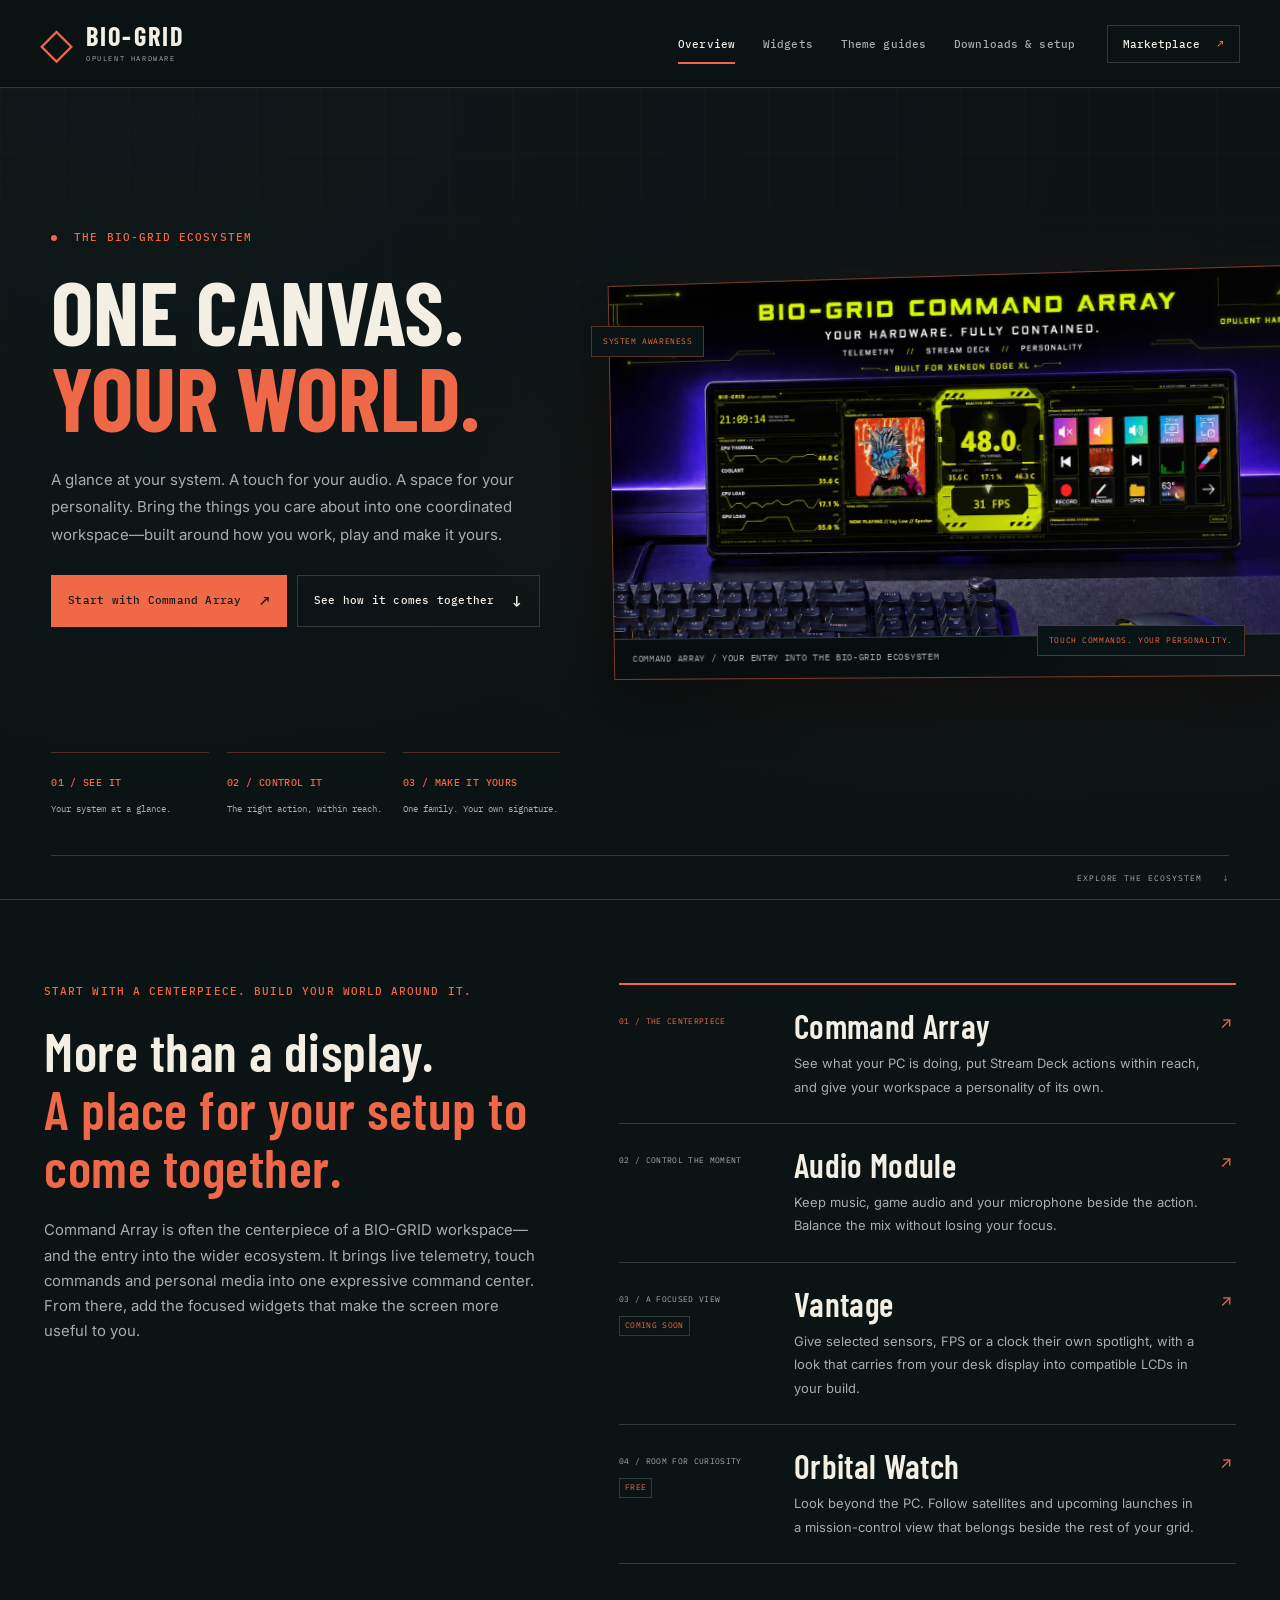
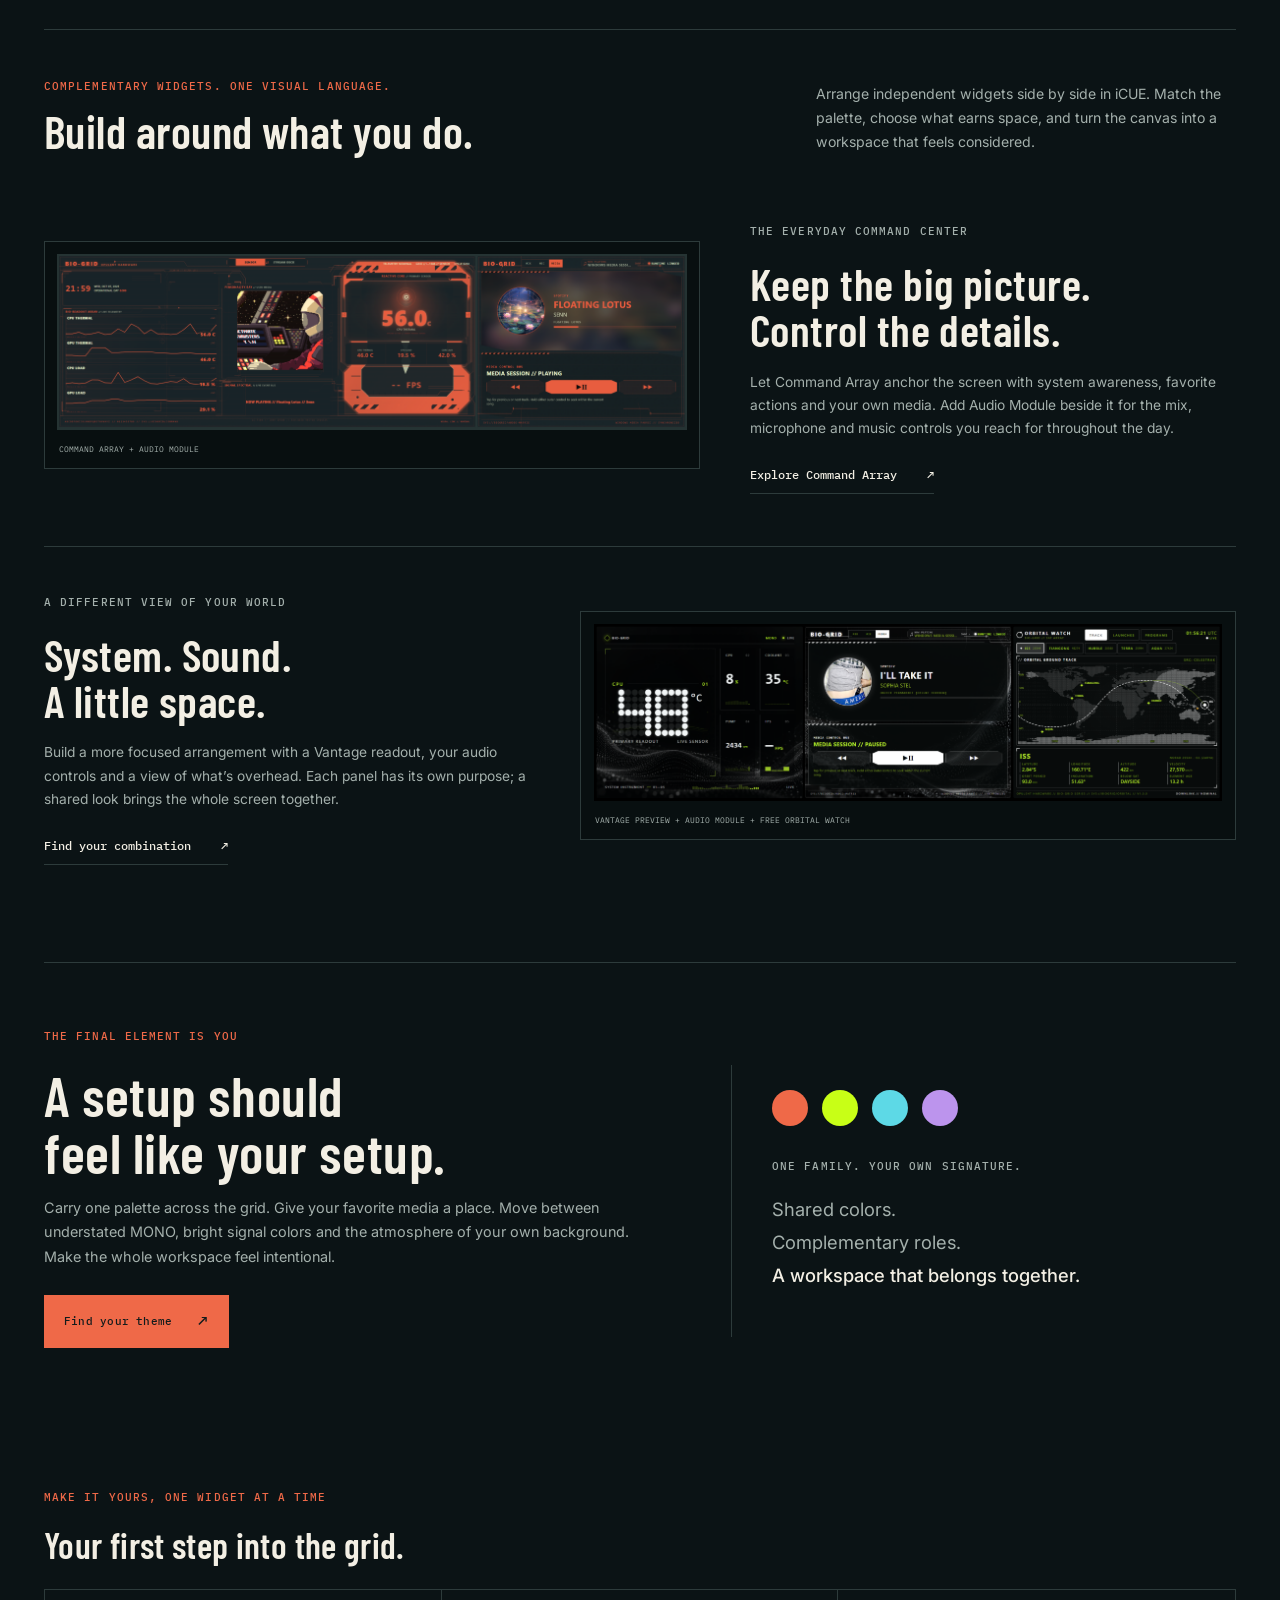
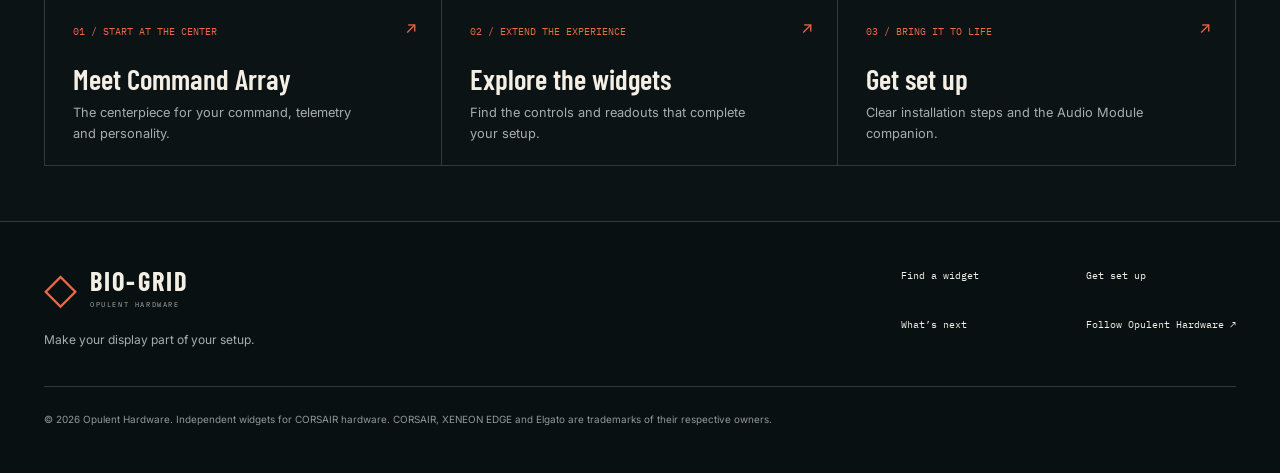
<file: index.html>
<!doctype html>
<html lang="en"><head>
<meta charset="utf-8"><meta name="viewport" content="width=device-width,initial-scale=1">
<title>A connected canvas for your setup | BIO-GRID by Opulent Hardware</title>
<meta name="description" content="Build your BIO-GRID workspace around Command Array. Bring telemetry, touch audio, personal media and free Orbital Watch together on CORSAIR XENEON EDGE."><meta name="theme-color" content="#0b1315">
<link rel="canonical" href="https://opulenthardware-mkt.github.io/bio-grid-system/"><meta property="og:title" content="One canvas. Your world. | BIO-GRID"><meta property="og:description" content="Build your BIO-GRID workspace around Command Array. Bring telemetry, touch audio, personal media and free Orbital Watch together on CORSAIR XENEON EDGE."><meta property="og:type" content="website"><meta property="og:url" content="https://opulenthardware-mkt.github.io/bio-grid-system/"><meta property="og:image" content="https://opulenthardware-mkt.github.io/bio-grid-system/assets/three-widgets.png">
<link rel="icon" href="assets/mark.svg" type="image/svg+xml">
<link rel="preconnect" href="https://fonts.googleapis.com"><link rel="preconnect" href="https://fonts.gstatic.com" crossorigin>
<link href="https://fonts.googleapis.com/css2?family=Barlow+Condensed:wght@500;600;700;800&family=IBM+Plex+Mono:wght@400;500;600&family=Inter:wght@400;500;600;700&display=swap" rel="stylesheet">
<link rel="stylesheet" href="styles.css">
<script src="script.js" defer></script></head>
<body><a class="skip-link" href="#main">Skip to content</a>
<header class="site-header"><a class="wordmark" href="index.html" aria-label="BIO-GRID home"><span class="brand-mark" aria-hidden="true">◇</span><span>BIO-GRID<small>OPULENT HARDWARE</small></span></a>
<button class="menu-button" type="button" aria-expanded="false" aria-controls="site-nav">Menu <span aria-hidden="true">☰</span></button>
<nav id="site-nav" aria-label="Main navigation"><a href="index.html" aria-current="page">Overview</a><a href="widgets.html">Widgets</a><a href="guides.html">Theme guides</a><a href="setup.html">Downloads & setup</a></nav>
<a class="store-link" href="https://marketplace.elgato.com/@opulenthardware" target="_blank" rel="noopener noreferrer">Marketplace <span aria-hidden="true">↗</span></a></header>
<main id="main">
<section class="home-hero hero-bleed">
  <div class="hero-copy"><p class="eyebrow"><span class="status-dot"></span> THE BIO-GRID ECOSYSTEM</p><h1>ONE CANVAS.<br><em>YOUR WORLD.</em></h1><p class="lede">A glance at your system. A touch for your audio. A space for your personality. Bring the things you care about into one coordinated workspace—built around how you work, play and make it yours.</p><div class="actions"><a class="button primary" href="command.html">Start with Command Array<span aria-hidden="true">↗</span></a><a class="button" href="#build-your-grid">See how it comes together<span aria-hidden="true">↓</span></a></div></div>
  <div class="hero-stage"><figure class="hero-art"><img src="assets/command-array.jpg" alt="BIO-GRID Command Array on XENEON EDGE, combining telemetry, a personal media bay, Reactive Core and Stream Deck commands" fetchpriority="high" decoding="async"><figcaption>COMMAND ARRAY / YOUR ENTRY INTO THE BIO-GRID ECOSYSTEM</figcaption></figure><span class="stage-tag stage-tag-top">SYSTEM AWARENESS</span><span class="stage-tag stage-tag-bottom">TOUCH COMMANDS. YOUR PERSONALITY.</span></div>
  <div class="hero-pillars" aria-label="The BIO-GRID experience"><div><span>01 / SEE IT</span><p>Your system at a glance.</p></div><div><span>02 / CONTROL IT</span><p>The right action, within reach.</p></div><div><span>03 / MAKE IT YOURS</span><p>One family. Your own signature.</p></div></div>
  <a class="hero-discover" href="#build-your-grid">EXPLORE THE ECOSYSTEM <span aria-hidden="true">↓</span></a>
</section>

<section class="wrap ecosystem-story section-block" id="build-your-grid">
  <div class="ecosystem-statement"><p class="eyebrow">START WITH A CENTERPIECE. BUILD YOUR WORLD AROUND IT.</p><h2>More than a display.<br><em>A place for your setup to come together.</em></h2><p>Command Array is often the centerpiece of a BIO-GRID workspace—and the entry into the wider ecosystem. It brings live telemetry, touch commands and personal media into one expressive command center. From there, add the focused widgets that make the screen more useful to you.</p></div>
  <div class="ecosystem-roles">
    <a href="command.html" class="ecosystem-role centerpiece-role"><span class="role-number">01 / THE CENTERPIECE</span><div><h3>Command Array</h3><p>See what your PC is doing, put Stream Deck actions within reach, and give your workspace a personality of its own.</p></div><span class="role-arrow" aria-hidden="true">↗</span></a>
    <a href="audio.html" class="ecosystem-role"><span class="role-number">02 / CONTROL THE MOMENT</span><div><h3>Audio Module</h3><p>Keep music, game audio and your microphone beside the action. Balance the mix without losing your focus.</p></div><span class="role-arrow" aria-hidden="true">↗</span></a>
    <a href="vantage.html" class="ecosystem-role"><span class="role-number">03 / A FOCUSED VIEW <small>COMING SOON</small></span><div><h3>Vantage</h3><p>Give selected sensors, FPS or a clock their own spotlight, with a look that carries from your desk display into compatible LCDs in your build.</p></div><span class="role-arrow" aria-hidden="true">↗</span></a>
    <a href="orbital.html" class="ecosystem-role"><span class="role-number">04 / ROOM FOR CURIOSITY <small>FREE</small></span><div><h3>Orbital Watch</h3><p>Look beyond the PC. Follow satellites and upcoming launches in a mission-control view that belongs beside the rest of your grid.</p></div><span class="role-arrow" aria-hidden="true">↗</span></a>
  </div>
</section>

<section class="wrap section-block workspace-section">
  <div class="section-heading"><div><p class="eyebrow">COMPLEMENTARY WIDGETS. ONE VISUAL LANGUAGE.</p><h2>Build around what you do.</h2></div><p class="workspace-intro">Arrange independent widgets side by side in iCUE. Match the palette, choose what earns space, and turn the canvas into a workspace that feels considered.</p></div>
  <article class="workspace-pair"><figure><img src="assets/theme-command-audio-dashboard.png" alt="An orange BIO-GRID setup pairing Command Array telemetry and personal media with Audio Module playback controls" loading="lazy" decoding="async"><figcaption>COMMAND ARRAY + AUDIO MODULE</figcaption></figure><div><span class="tiny">THE EVERYDAY COMMAND CENTER</span><h3>Keep the big picture.<br>Control the details.</h3><p>Let Command Array anchor the screen with system awareness, favorite actions and your own media. Add Audio Module beside it for the mix, microphone and music controls you reach for throughout the day.</p><a class="text-link" href="command.html">Explore Command Array <span aria-hidden="true">↗</span></a></div></article>
  <article class="workspace-pair workspace-pair-reverse"><figure><img src="assets/three-widgets.png" alt="Vantage, Audio Module and Orbital Watch share an XENEON EDGE canvas with matching colors and backgrounds" loading="lazy" decoding="async"><figcaption>VANTAGE PREVIEW + AUDIO MODULE + FREE ORBITAL WATCH</figcaption></figure><div><span class="tiny">A DIFFERENT VIEW OF YOUR WORLD</span><h3>System. Sound.<br>A little space.</h3><p>Build a more focused arrangement with a Vantage readout, your audio controls and a view of what’s overhead. Each panel has its own purpose; a shared look brings the whole screen together.</p><a class="text-link" href="widgets.html">Find your combination <span aria-hidden="true">↗</span></a></div></article>
</section>

<section class="wrap theme-callout ecosystem-theme"><div><p class="eyebrow">THE FINAL ELEMENT IS YOU</p><h2>A setup should<br>feel like your setup.</h2><p>Carry one palette across the grid. Give your favorite media a place. Move between understated MONO, bright signal colors and the atmosphere of your own background. Make the whole workspace feel intentional.</p><div class="actions"><a class="button primary" href="guides.html">Find your theme<span aria-hidden="true">↗</span></a></div></div><div class="palette-story"><div class="palette-story-chips" aria-hidden="true"><i></i><i></i><i></i><i></i></div><span class="tiny">ONE FAMILY. YOUR OWN SIGNATURE.</span><p>Shared colors.<br>Complementary roles.<br><strong>A workspace that belongs together.</strong></p></div></section>

<section class="wrap quick-start"><div><p class="eyebrow">MAKE IT YOURS, ONE WIDGET AT A TIME</p><h2>Your first step into the grid.</h2></div><div class="quick-grid"><a href="command.html"><span>01 / START AT THE CENTER</span><strong>Meet Command Array</strong><p>The centerpiece for your command, telemetry and personality.</p><b aria-hidden="true">↗</b></a><a href="widgets.html"><span>02 / EXTEND THE EXPERIENCE</span><strong>Explore the widgets</strong><p>Find the controls and readouts that complete your setup.</p><b aria-hidden="true">↗</b></a><a href="setup.html"><span>03 / BRING IT TO LIFE</span><strong>Get set up</strong><p>Clear installation steps and the Audio Module companion.</p><b aria-hidden="true">↗</b></a></div></section>
</main>
<footer class="site-footer"><div><a class="wordmark" href="index.html"><span class="brand-mark" aria-hidden="true">◇</span><span>BIO-GRID<small>OPULENT HARDWARE</small></span></a><p>Make your display part of your setup.</p></div><div class="footer-links"><a href="widgets.html">Find a widget</a><a href="setup.html">Get set up</a><a href="roadmap.html">What’s next</a><a href="https://www.patreon.com/c/OpulentHardware" target="_blank" rel="noopener noreferrer">Follow Opulent Hardware ↗</a></div><p class="legal">© 2026 Opulent Hardware. Independent widgets for CORSAIR hardware. CORSAIR, XENEON EDGE and Elgato are trademarks of their respective owners.</p></footer>
</body></html>
</file>
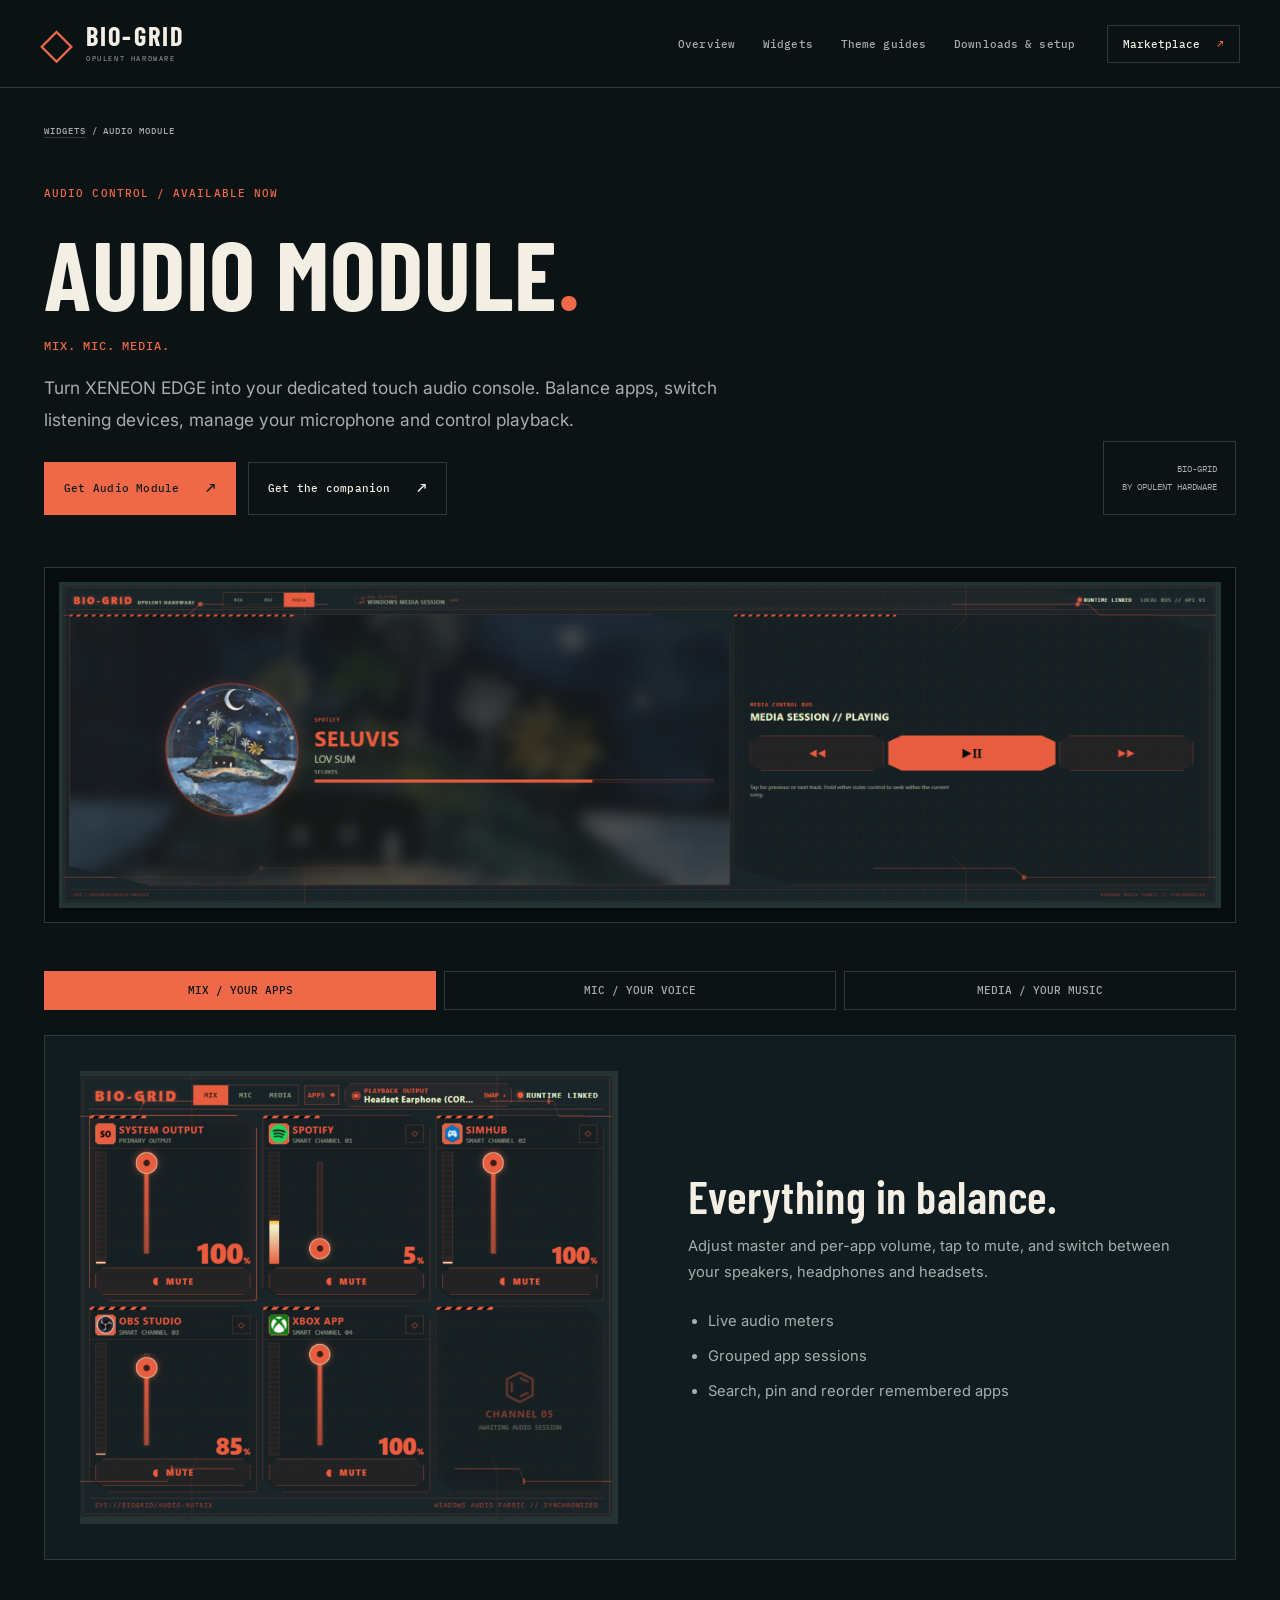
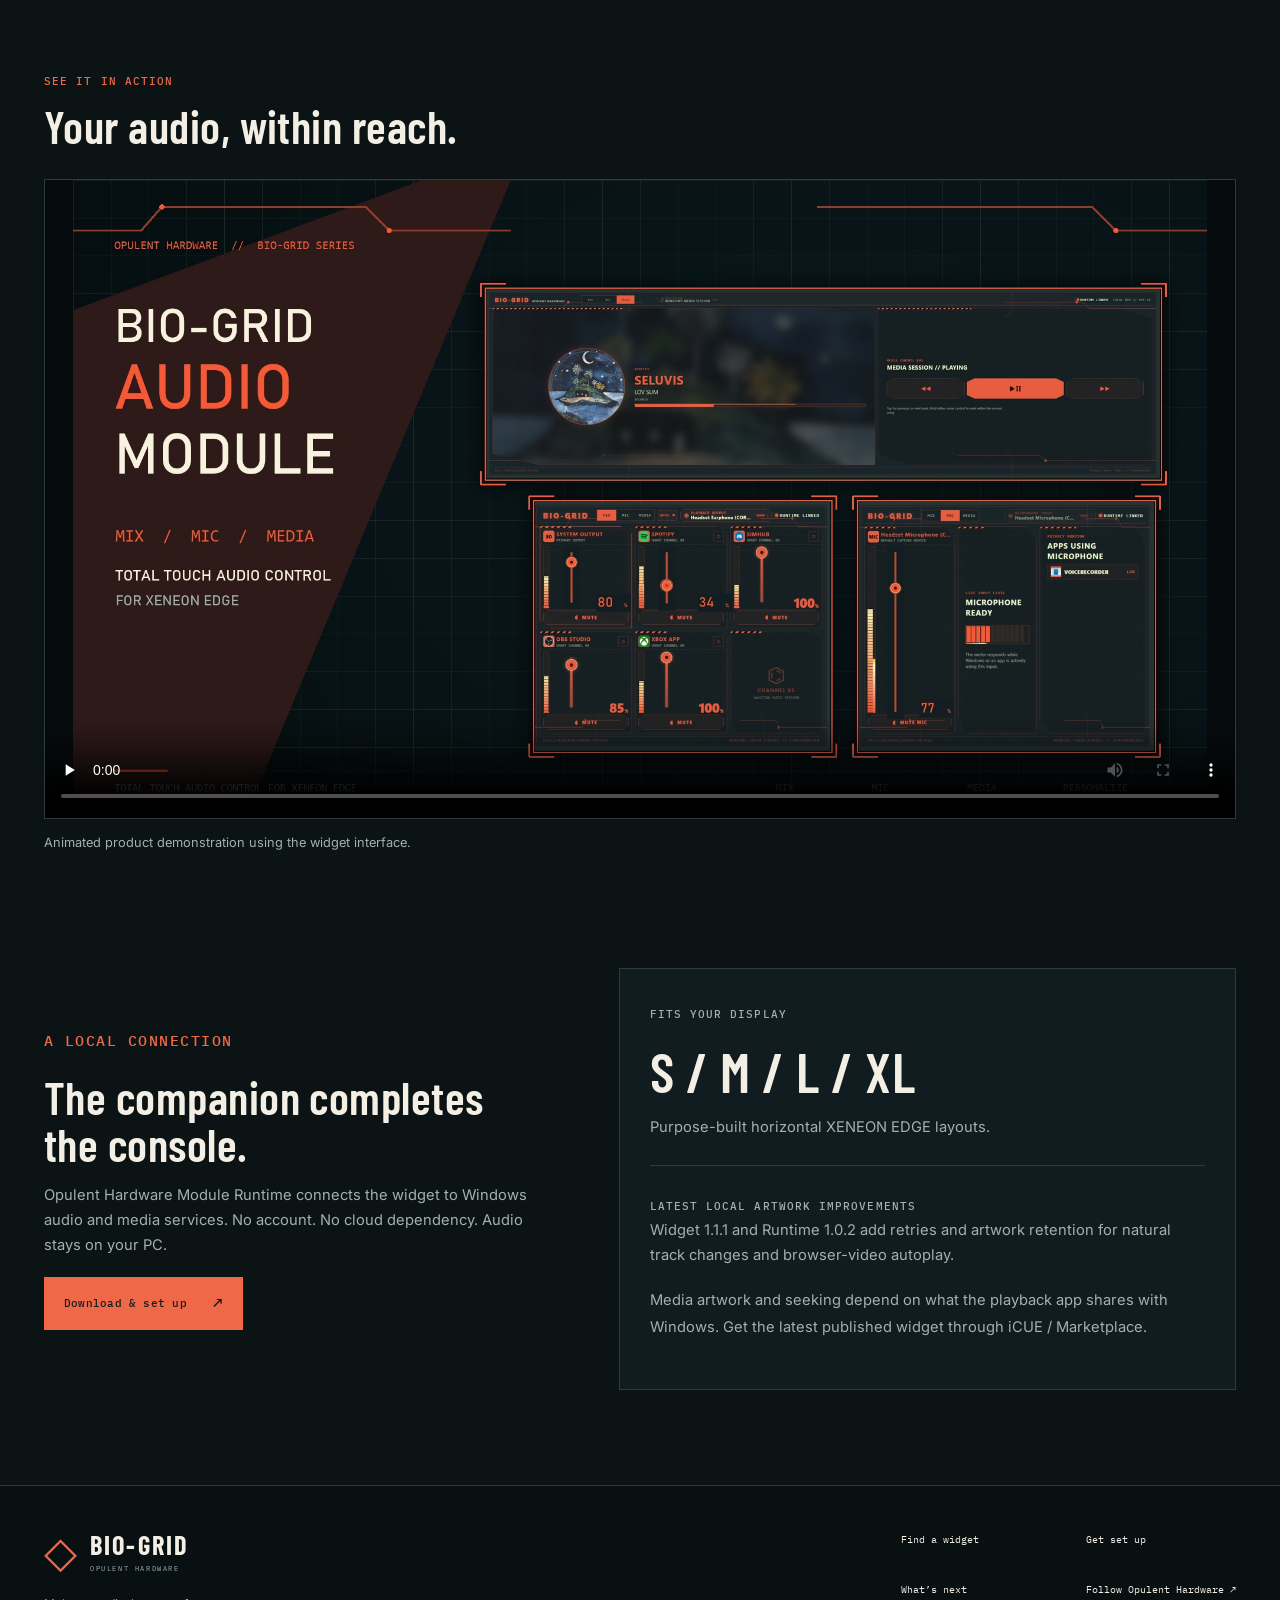
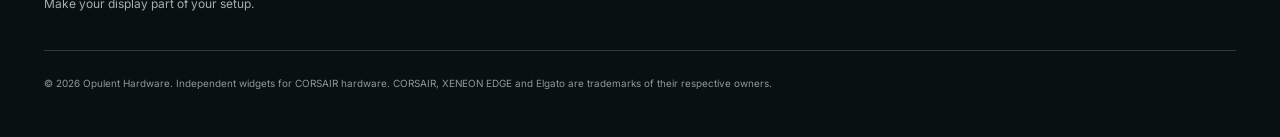
<file: audio.html>
<!doctype html>
<html lang="en"><head>
<meta charset="utf-8"><meta name="viewport" content="width=device-width,initial-scale=1">
<title>Audio Module | BIO-GRID by Opulent Hardware</title>
<meta name="description" content="A touch volume mixer, microphone controller and now-playing media console for CORSAIR XENEON EDGE with the local Opulent Hardware companion."><meta name="theme-color" content="#0b1315">
<link rel="canonical" href="https://opulenthardware-mkt.github.io/bio-grid-system/audio.html"><meta property="og:title" content="Audio Module | BIO-GRID"><meta property="og:description" content="A touch volume mixer, microphone controller and now-playing media console for CORSAIR XENEON EDGE with the local Opulent Hardware companion."><meta property="og:type" content="website"><meta property="og:url" content="https://opulenthardware-mkt.github.io/bio-grid-system/audio.html"><meta property="og:image" content="https://opulenthardware-mkt.github.io/bio-grid-system/assets/three-widgets.png">
<link rel="icon" href="assets/mark.svg" type="image/svg+xml">
<link rel="preconnect" href="https://fonts.googleapis.com"><link rel="preconnect" href="https://fonts.gstatic.com" crossorigin>
<link href="https://fonts.googleapis.com/css2?family=Barlow+Condensed:wght@500;600;700;800&family=IBM+Plex+Mono:wght@400;500;600&family=Inter:wght@400;500;600;700&display=swap" rel="stylesheet">
<link rel="stylesheet" href="styles.css">
<script src="script.js" defer></script></head>
<body><a class="skip-link" href="#main">Skip to content</a>
<header class="site-header"><a class="wordmark" href="index.html" aria-label="BIO-GRID home"><span class="brand-mark" aria-hidden="true">◇</span><span>BIO-GRID<small>OPULENT HARDWARE</small></span></a>
<button class="menu-button" type="button" aria-expanded="false" aria-controls="site-nav">Menu <span aria-hidden="true">☰</span></button>
<nav id="site-nav" aria-label="Main navigation"><a href="index.html">Overview</a><a href="widgets.html">Widgets</a><a href="guides.html">Theme guides</a><a href="setup.html">Downloads & setup</a></nav>
<a class="store-link" href="https://marketplace.elgato.com/@opulenthardware" target="_blank" rel="noopener noreferrer">Marketplace <span aria-hidden="true">↗</span></a></header>
<main id="main"><section class="wrap product-intro"><p class="breadcrumb"><a href="widgets.html">Widgets</a> / Audio Module</p><div class="product-heading"><div><p class="eyebrow">AUDIO CONTROL / AVAILABLE NOW</p><h1>AUDIO MODULE<span class="product-dot">.</span></h1><p class="product-tagline">MIX. MIC. MEDIA.</p><p class="lede">Turn XENEON EDGE into your dedicated touch audio console. Balance apps, switch listening devices, manage your microphone and control playback.</p><div class="actions"><a class="button primary" href="https://marketplace.elgato.com/product/bio-grid-audio-module-86a97e87-6fb8-49c1-a6f1-9929ba9a31ef" target="_blank" rel="noopener noreferrer">Get Audio Module<span aria-hidden="true">↗</span></a><a class="button " href="setup.html#audio">Get the companion<span aria-hidden="true">↗</span></a></div></div><span class="product-stamp">BIO-GRID<br>BY OPULENT HARDWARE</span></div><figure class="product-hero"><img class="" src="assets/audio-media.png" alt="Audio Module displaying album artwork, track progress and transport controls" loading="lazy" decoding="async"></figure></section>
<section class="wrap section-block"><div class="feature-tabs" role="tablist" aria-label="Audio Module views"><button id="tab-mix" role="tab" type="button" aria-selected="true" aria-controls="view-mix" tabindex="0" data-view="mix">MIX / YOUR APPS</button><button id="tab-mic" role="tab" type="button" aria-selected="false" aria-controls="view-mic" tabindex="-1" data-view="mic">MIC / YOUR VOICE</button><button id="tab-media" role="tab" type="button" aria-selected="false" aria-controls="view-media" tabindex="-1" data-view="media">MEDIA / YOUR MUSIC</button></div>
<div class="audio-view" id="view-mix" role="tabpanel" aria-labelledby="tab-mix"><img class="" src="assets/audio-mix.png" alt="Master volume and individual audio channels" loading="lazy" decoding="async"><div><h2>Everything in balance.</h2><p>Adjust master and per-app volume, tap to mute, and switch between your speakers, headphones and headsets.</p><ul><li>Live audio meters</li><li>Grouped app sessions</li><li>Search, pin and reorder remembered apps</li></ul></div></div>
<div class="audio-view" id="view-mic" role="tabpanel" aria-labelledby="tab-mic" hidden><img class="" src="assets/audio-mic.png" alt="Microphone volume, live input level and active microphone applications" loading="lazy" decoding="async"><div><h2>Be heard. Stay in control.</h2><p>Choose your microphone, set its gain, mute with a tap and check Windows microphone activity.</p><ul><li>Default microphone switching</li><li>Live input level</li><li>See apps using your microphone</li></ul></div></div>
<div class="audio-view" id="view-media" role="tabpanel" aria-labelledby="tab-media" hidden><img class="" src="assets/audio-media.png" alt="Now-playing artwork and media controls" loading="lazy" decoding="async"><div><h2>Now playing. Now in control.</h2><p>Artwork, title, artist, album and track progress, with play/pause and track controls.</p><ul><li>Tap Previous / Next to skip</li><li>Hold to seek when supported by the media app</li><li>Tap the artwork panel to toggle its blurred background</li></ul></div></div></section>
<section class="wrap section-block"><div class="section-heading"><div><p class="eyebrow">SEE IT IN ACTION</p><h2>Your audio, within reach.</h2></div></div><video class="demo-video" controls playsinline preload="none" poster="assets/audio-poster.jpg" aria-label="Ten-second animated Audio Module product demo"><source src="assets/audio-demo.mp4" type="video/mp4"></video><p class="fine">Animated product demonstration using the widget interface.</p></section>
<section class="wrap split-panel"><div><p class="eyebrow">A LOCAL CONNECTION</p><h2>The companion completes the console.</h2><p>Opulent Hardware Module Runtime connects the widget to Windows audio and media services. No account. No cloud dependency. Audio stays on your PC.</p><a class="button primary" href="setup.html#audio">Download & set up<span aria-hidden="true">↗</span></a></div><div class="spec-panel"><span class="tiny">FITS YOUR DISPLAY</span><h3>S / M / L / XL</h3><p>Purpose-built horizontal XENEON EDGE layouts.</p><hr><span class="tiny">LATEST LOCAL ARTWORK IMPROVEMENTS</span><p>Widget 1.1.1 and Runtime 1.0.2 add retries and artwork retention for natural track changes and browser-video autoplay.</p><p class="fine">Media artwork and seeking depend on what the playback app shares with Windows. Get the latest published widget through iCUE / Marketplace.</p></div></section></main>
<footer class="site-footer"><div><a class="wordmark" href="index.html"><span class="brand-mark" aria-hidden="true">◇</span><span>BIO-GRID<small>OPULENT HARDWARE</small></span></a><p>Make your display part of your setup.</p></div><div class="footer-links"><a href="widgets.html">Find a widget</a><a href="setup.html">Get set up</a><a href="roadmap.html">What’s next</a><a href="https://www.patreon.com/c/OpulentHardware" target="_blank" rel="noopener noreferrer">Follow Opulent Hardware ↗</a></div><p class="legal">© 2026 Opulent Hardware. Independent widgets for CORSAIR hardware. CORSAIR, XENEON EDGE and Elgato are trademarks of their respective owners.</p></footer>
</body></html>
</file>
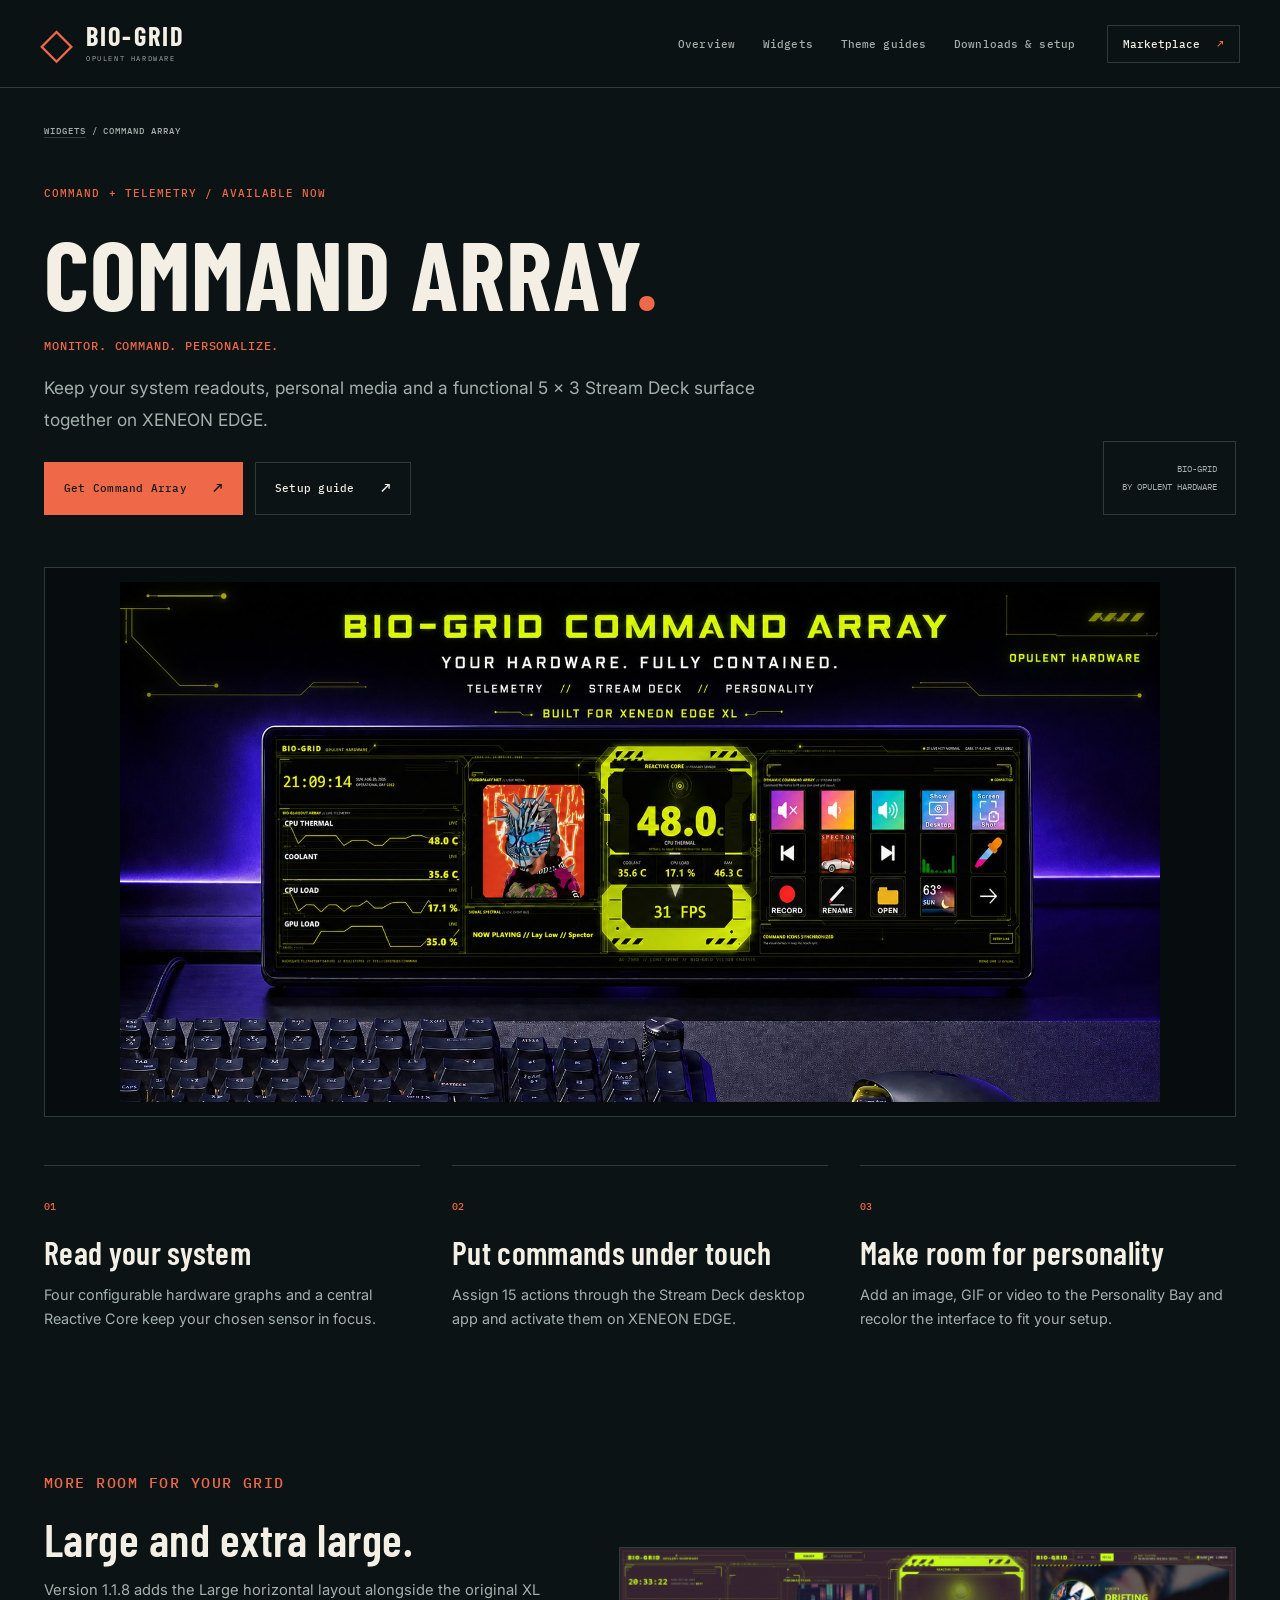
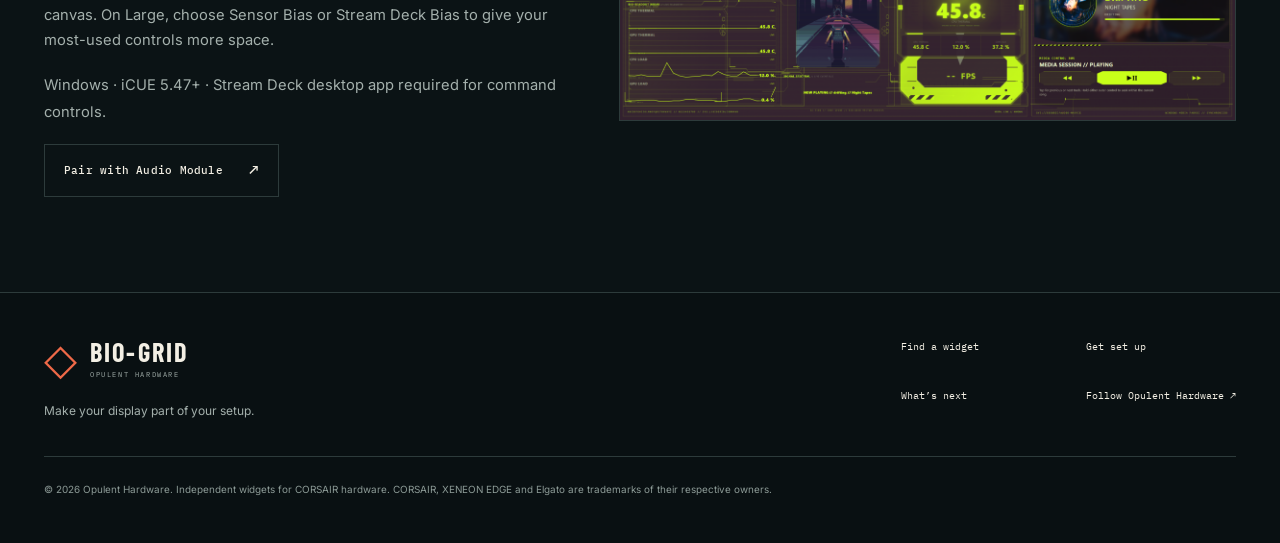
<file: command.html>
<!doctype html>
<html lang="en"><head>
<meta charset="utf-8"><meta name="viewport" content="width=device-width,initial-scale=1">
<title>Command Array | BIO-GRID by Opulent Hardware</title>
<meta name="description" content="Live system telemetry and a 15-key Stream Deck command surface for Large and Extra Large horizontal XENEON EDGE layouts."><meta name="theme-color" content="#0b1315">
<link rel="canonical" href="https://opulenthardware-mkt.github.io/bio-grid-system/command.html"><meta property="og:title" content="Command Array | BIO-GRID"><meta property="og:description" content="Live system telemetry and a 15-key Stream Deck command surface for Large and Extra Large horizontal XENEON EDGE layouts."><meta property="og:type" content="website"><meta property="og:url" content="https://opulenthardware-mkt.github.io/bio-grid-system/command.html"><meta property="og:image" content="https://opulenthardware-mkt.github.io/bio-grid-system/assets/three-widgets.png">
<link rel="icon" href="assets/mark.svg" type="image/svg+xml">
<link rel="preconnect" href="https://fonts.googleapis.com"><link rel="preconnect" href="https://fonts.gstatic.com" crossorigin>
<link href="https://fonts.googleapis.com/css2?family=Barlow+Condensed:wght@500;600;700;800&family=IBM+Plex+Mono:wght@400;500;600&family=Inter:wght@400;500;600;700&display=swap" rel="stylesheet">
<link rel="stylesheet" href="styles.css">
<script src="script.js" defer></script></head>
<body><a class="skip-link" href="#main">Skip to content</a>
<header class="site-header"><a class="wordmark" href="index.html" aria-label="BIO-GRID home"><span class="brand-mark" aria-hidden="true">◇</span><span>BIO-GRID<small>OPULENT HARDWARE</small></span></a>
<button class="menu-button" type="button" aria-expanded="false" aria-controls="site-nav">Menu <span aria-hidden="true">☰</span></button>
<nav id="site-nav" aria-label="Main navigation"><a href="index.html">Overview</a><a href="widgets.html">Widgets</a><a href="guides.html">Theme guides</a><a href="setup.html">Downloads & setup</a></nav>
<a class="store-link" href="https://marketplace.elgato.com/@opulenthardware" target="_blank" rel="noopener noreferrer">Marketplace <span aria-hidden="true">↗</span></a></header>
<main id="main"><section class="wrap product-intro"><p class="breadcrumb"><a href="widgets.html">Widgets</a> / Command Array</p><div class="product-heading"><div><p class="eyebrow">COMMAND + TELEMETRY / AVAILABLE NOW</p><h1>COMMAND ARRAY<span class="product-dot">.</span></h1><p class="product-tagline">MONITOR. COMMAND. PERSONALIZE.</p><p class="lede">Keep your system readouts, personal media and a functional 5 × 3 Stream Deck surface together on XENEON EDGE.</p><div class="actions"><a class="button primary" href="https://marketplace.elgato.com/product/bio-grid-command-array-b25e8c65-4689-4465-a2ab-68a0676e6e77" target="_blank" rel="noopener noreferrer">Get Command Array<span aria-hidden="true">↗</span></a><a class="button " href="setup.html#command">Setup guide<span aria-hidden="true">↗</span></a></div></div><span class="product-stamp">BIO-GRID<br>BY OPULENT HARDWARE</span></div><figure class="product-hero"><img class="" src="assets/command-array.jpg" alt="Command Array combining telemetry graphs, personal media and its Reactive Core" loading="lazy" decoding="async"></figure></section>
<section class="wrap section-block feature-grid"><article class="feature"><span class="index">01</span><h3>Read your system</h3><p>Four configurable hardware graphs and a central Reactive Core keep your chosen sensor in focus.</p></article><article class="feature"><span class="index">02</span><h3>Put commands under touch</h3><p>Assign 15 actions through the Stream Deck desktop app and activate them on XENEON EDGE.</p></article><article class="feature"><span class="index">03</span><h3>Make room for personality</h3><p>Add an image, GIF or video to the Personality Bay and recolor the interface to fit your setup.</p></article></section>
<section class="wrap split-panel"><div><p class="eyebrow">MORE ROOM FOR YOUR GRID</p><h2>Large and extra large.</h2><p>Version 1.1.8 adds the Large horizontal layout alongside the original XL canvas. On Large, choose Sensor Bias or Stream Deck Bias to give your most-used controls more space.</p><p class="fine">Windows · iCUE 5.47+ · Stream Deck desktop app required for command controls.</p><a class="button " href="audio.html">Pair with Audio Module<span aria-hidden="true">↗</span></a></div><img class="" src="assets/command-audio-together.png" alt="Command Array positioned beside Audio Module" loading="lazy" decoding="async"></section></main>
<footer class="site-footer"><div><a class="wordmark" href="index.html"><span class="brand-mark" aria-hidden="true">◇</span><span>BIO-GRID<small>OPULENT HARDWARE</small></span></a><p>Make your display part of your setup.</p></div><div class="footer-links"><a href="widgets.html">Find a widget</a><a href="setup.html">Get set up</a><a href="roadmap.html">What’s next</a><a href="https://www.patreon.com/c/OpulentHardware" target="_blank" rel="noopener noreferrer">Follow Opulent Hardware ↗</a></div><p class="legal">© 2026 Opulent Hardware. Independent widgets for CORSAIR hardware. CORSAIR, XENEON EDGE and Elgato are trademarks of their respective owners.</p></footer>
</body></html>
</file>
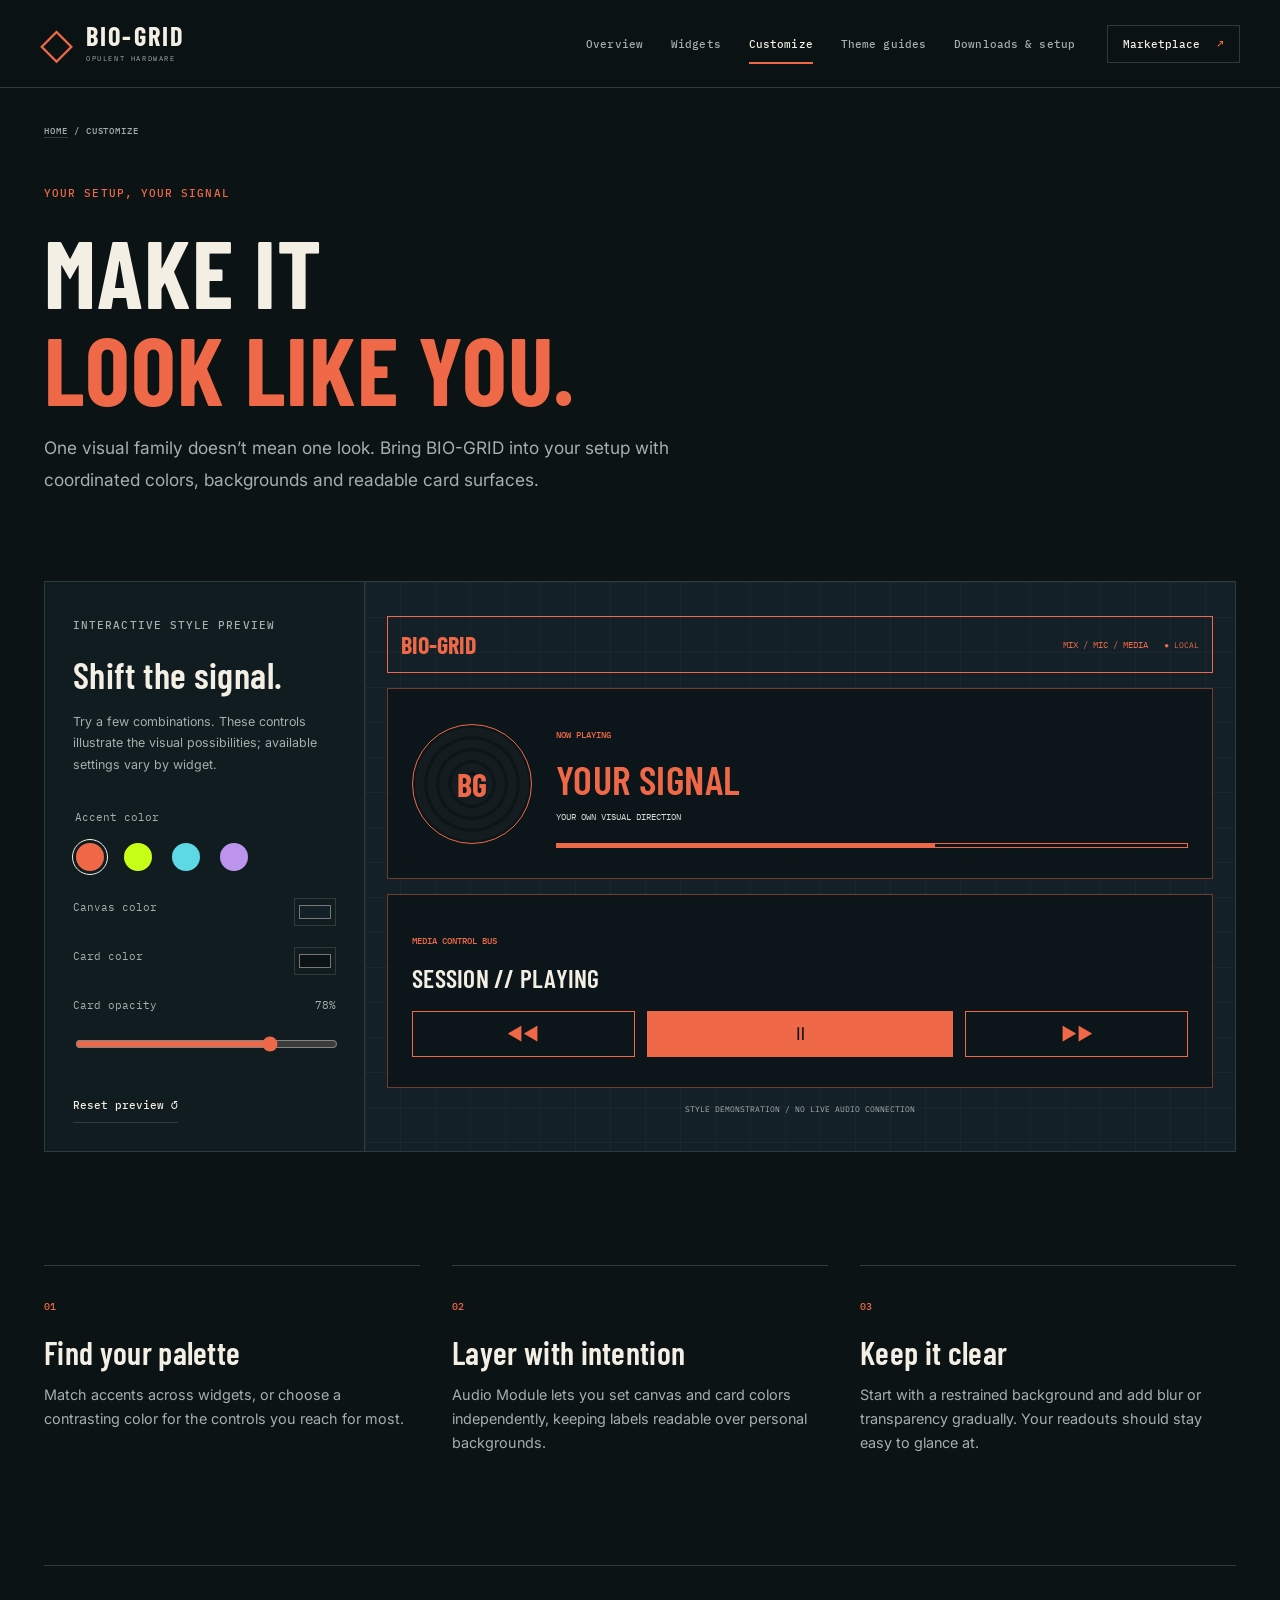
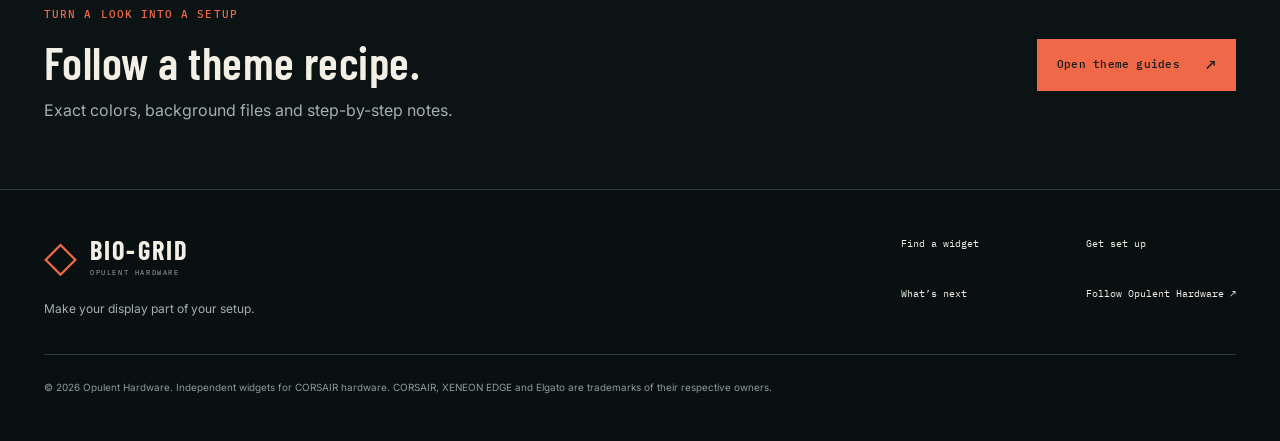
<file: customize.html>
<!doctype html>
<html lang="en"><head>
<meta charset="utf-8"><meta name="viewport" content="width=device-width,initial-scale=1">
<title>Customize your widgets | BIO-GRID by Opulent Hardware</title>
<meta name="description" content="Preview BIO-GRID color palettes, separate card surfaces and canvas colors. Explore personalization and theme guides."><meta name="theme-color" content="#0b1315">
<link rel="canonical" href="https://opulenthardware-mkt.github.io/bio-grid-system/customize.html"><meta property="og:title" content="Customize your widgets | BIO-GRID"><meta property="og:description" content="Preview BIO-GRID color palettes, separate card surfaces and canvas colors. Explore personalization and theme guides."><meta property="og:type" content="website"><meta property="og:url" content="https://opulenthardware-mkt.github.io/bio-grid-system/customize.html"><meta property="og:image" content="https://opulenthardware-mkt.github.io/bio-grid-system/assets/three-widgets.png">
<link rel="icon" href="assets/mark.svg" type="image/svg+xml">
<link rel="preconnect" href="https://fonts.googleapis.com"><link rel="preconnect" href="https://fonts.gstatic.com" crossorigin>
<link href="https://fonts.googleapis.com/css2?family=Barlow+Condensed:wght@500;600;700;800&family=IBM+Plex+Mono:wght@400;500;600&family=Inter:wght@400;500;600;700&display=swap" rel="stylesheet">
<link rel="stylesheet" href="styles.css">
<script src="script.js" defer></script></head>
<body><a class="skip-link" href="#main">Skip to content</a>
<header class="site-header"><a class="wordmark" href="index.html" aria-label="BIO-GRID home"><span class="brand-mark" aria-hidden="true">◇</span><span>BIO-GRID<small>OPULENT HARDWARE</small></span></a>
<button class="menu-button" type="button" aria-expanded="false" aria-controls="site-nav">Menu <span aria-hidden="true">☰</span></button>
<nav id="site-nav" aria-label="Main navigation"><a href="index.html">Overview</a><a href="widgets.html">Widgets</a><a href="customize.html" aria-current="page">Customize</a><a href="guides.html">Theme guides</a><a href="setup.html">Downloads & setup</a></nav>
<a class="store-link" href="https://marketplace.elgato.com/@opulenthardware" target="_blank" rel="noopener noreferrer">Marketplace <span aria-hidden="true">↗</span></a></header>
<main id="main"><section class="page-intro wrap"><p class="breadcrumb"><a href="index.html">Home</a> / Customize</p><p class="eyebrow">YOUR SETUP, YOUR SIGNAL</p><h1>MAKE IT<br><em>LOOK LIKE YOU.</em></h1><p class="lede">One visual family doesn’t mean one look. Bring BIO-GRID into your setup with coordinated colors, backgrounds and readable card surfaces.</p></section>
<section class="wrap section-block"><div class="customizer" data-customizer><div class="style-controls"><span class="tiny">INTERACTIVE STYLE PREVIEW</span><h2>Shift the signal.</h2><p>Try a few combinations. These controls illustrate the visual possibilities; available settings vary by widget.</p><fieldset><legend>Accent color</legend><div class="swatches"><button type="button" class="swatch active" aria-label="Pilot orange" aria-pressed="true" style="--swatch:#ef6948" data-accent="#ef6948"></button><button type="button" class="swatch" aria-label="Signal lime" aria-pressed="false" style="--swatch:#c8ff16" data-accent="#c8ff16"></button><button type="button" class="swatch" aria-label="Cool cyan" aria-pressed="false" style="--swatch:#5dd9e6" data-accent="#5dd9e6"></button><button type="button" class="swatch" aria-label="Ultraviolet" aria-pressed="false" style="--swatch:#bc94ed" data-accent="#bc94ed"></button></div></fieldset><label for="canvas-color">Canvas color <input id="canvas-color" type="color" value="#142027"></label><label for="card-color">Card color <input id="card-color" type="color" value="#0b1315"></label><label for="surface">Card opacity <output id="surface-output" for="surface">78%</output></label><input id="surface" type="range" min="10" max="100" value="78"><button type="button" class="reset-style">Reset preview ↺</button></div>
<div class="style-preview" data-style-preview><div class="preview-header"><strong>BIO-GRID</strong><span>MIX / MIC / MEDIA</span><small>● LOCAL</small></div><div class="preview-art"><div class="disc"><span>BG</span></div><div><small>NOW PLAYING</small><h3>YOUR SIGNAL</h3><p>YOUR OWN VISUAL DIRECTION</p><div class="demo-progress"><i></i></div></div></div><div class="preview-transport"><small>MEDIA CONTROL BUS</small><h3>SESSION // PLAYING</h3><div><button type="button" aria-label="Previous track in demo" data-demo-skip>◀◀</button><button type="button" class="demo-play" aria-label="Pause demo" aria-pressed="false">Ⅱ</button><button type="button" aria-label="Next track in demo" data-demo-skip>▶▶</button></div></div><p class="preview-caption">STYLE DEMONSTRATION / NO LIVE AUDIO CONNECTION</p></div></div></section>
<section class="wrap section-block feature-grid"><article class="feature"><span class="index">01</span><h3>Find your palette</h3><p>Match accents across widgets, or choose a contrasting color for the controls you reach for most.</p></article><article class="feature"><span class="index">02</span><h3>Layer with intention</h3><p>Audio Module lets you set canvas and card colors independently, keeping labels readable over personal backgrounds.</p></article><article class="feature"><span class="index">03</span><h3>Keep it clear</h3><p>Start with a restrained background and add blur or transparency gradually. Your readouts should stay easy to glance at.</p></article></section><section class="wrap banner"><div><p class="eyebrow">TURN A LOOK INTO A SETUP</p><h2>Follow a theme recipe.</h2><p>Exact colors, background files and step-by-step notes.</p></div><a class="button primary" href="guides.html">Open theme guides<span aria-hidden="true">↗</span></a></section></main>
<footer class="site-footer"><div><a class="wordmark" href="index.html"><span class="brand-mark" aria-hidden="true">◇</span><span>BIO-GRID<small>OPULENT HARDWARE</small></span></a><p>Make your display part of your setup.</p></div><div class="footer-links"><a href="widgets.html">Find a widget</a><a href="setup.html">Get set up</a><a href="roadmap.html">What’s next</a><a href="https://www.patreon.com/c/OpulentHardware" target="_blank" rel="noopener noreferrer">Follow Opulent Hardware ↗</a></div><p class="legal">© 2026 Opulent Hardware. Independent widgets for CORSAIR hardware. CORSAIR, XENEON EDGE and Elgato are trademarks of their respective owners.</p></footer>
</body></html>
</file>
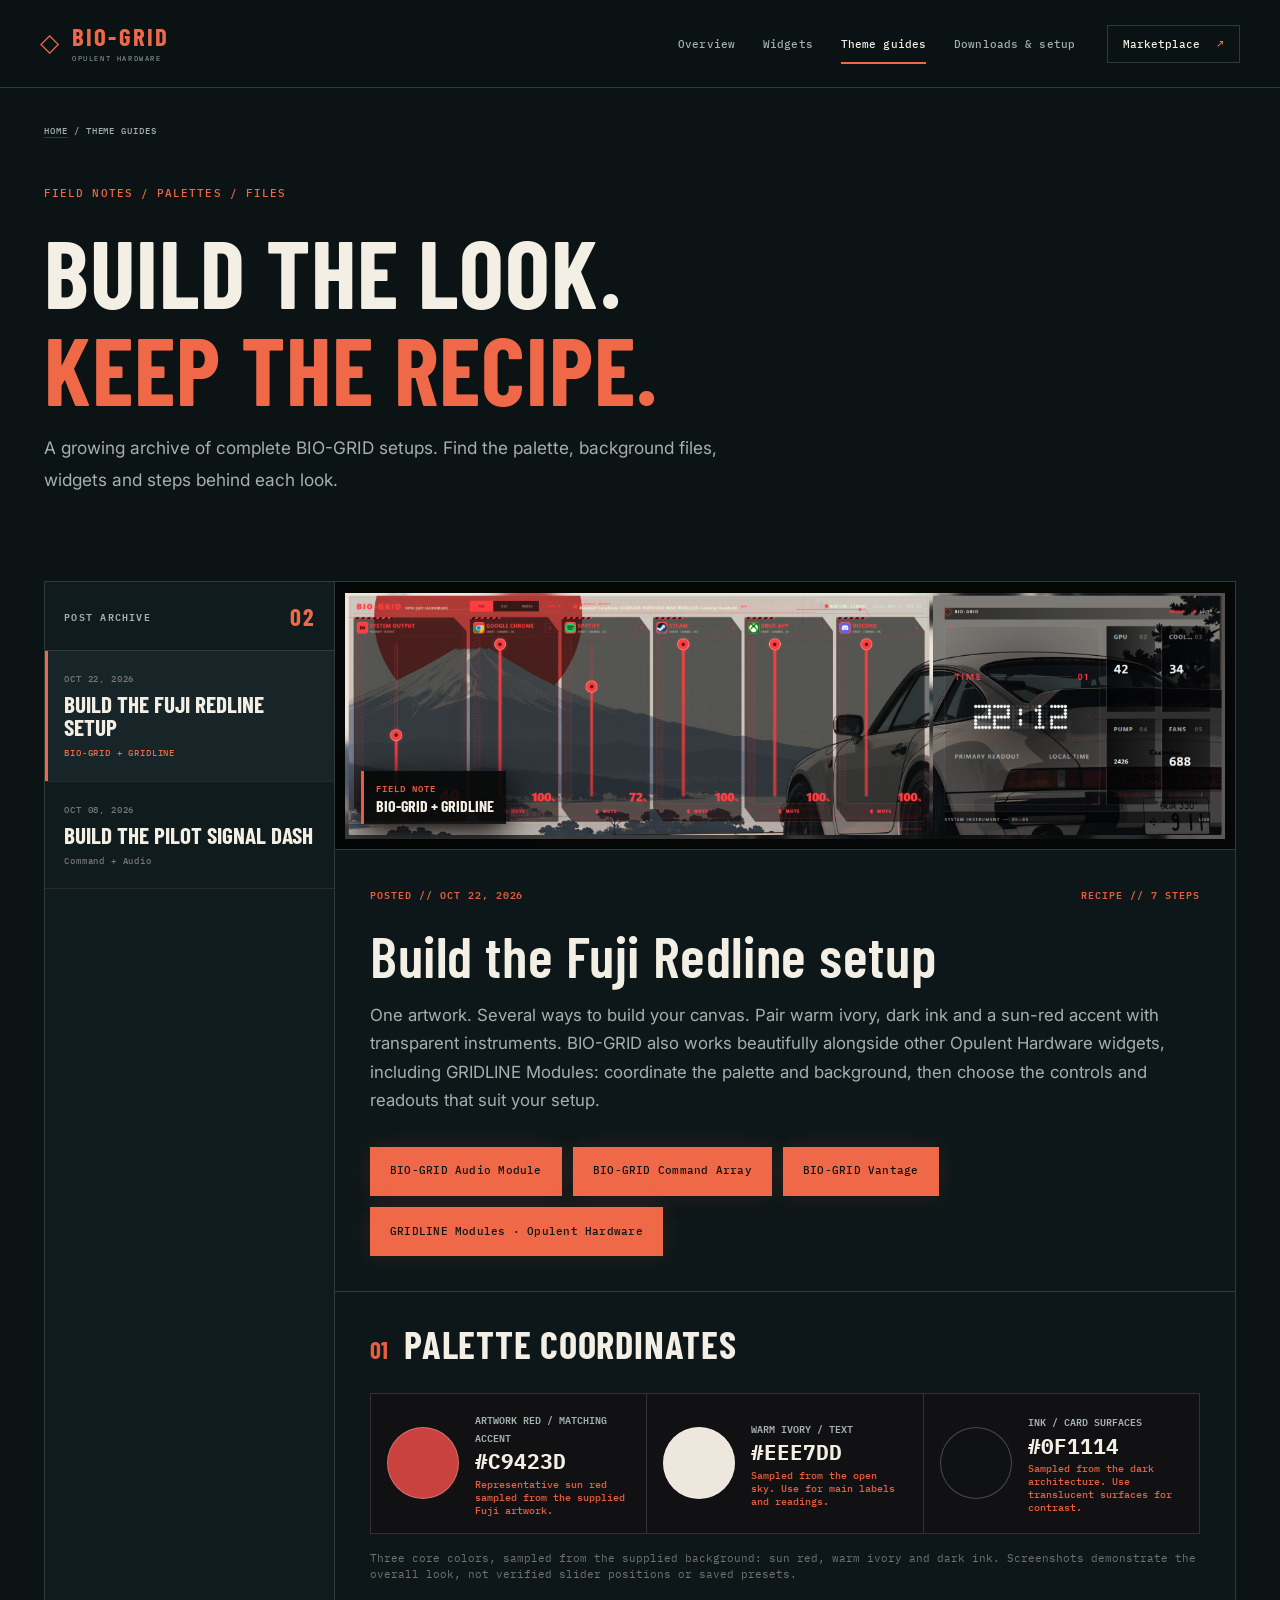
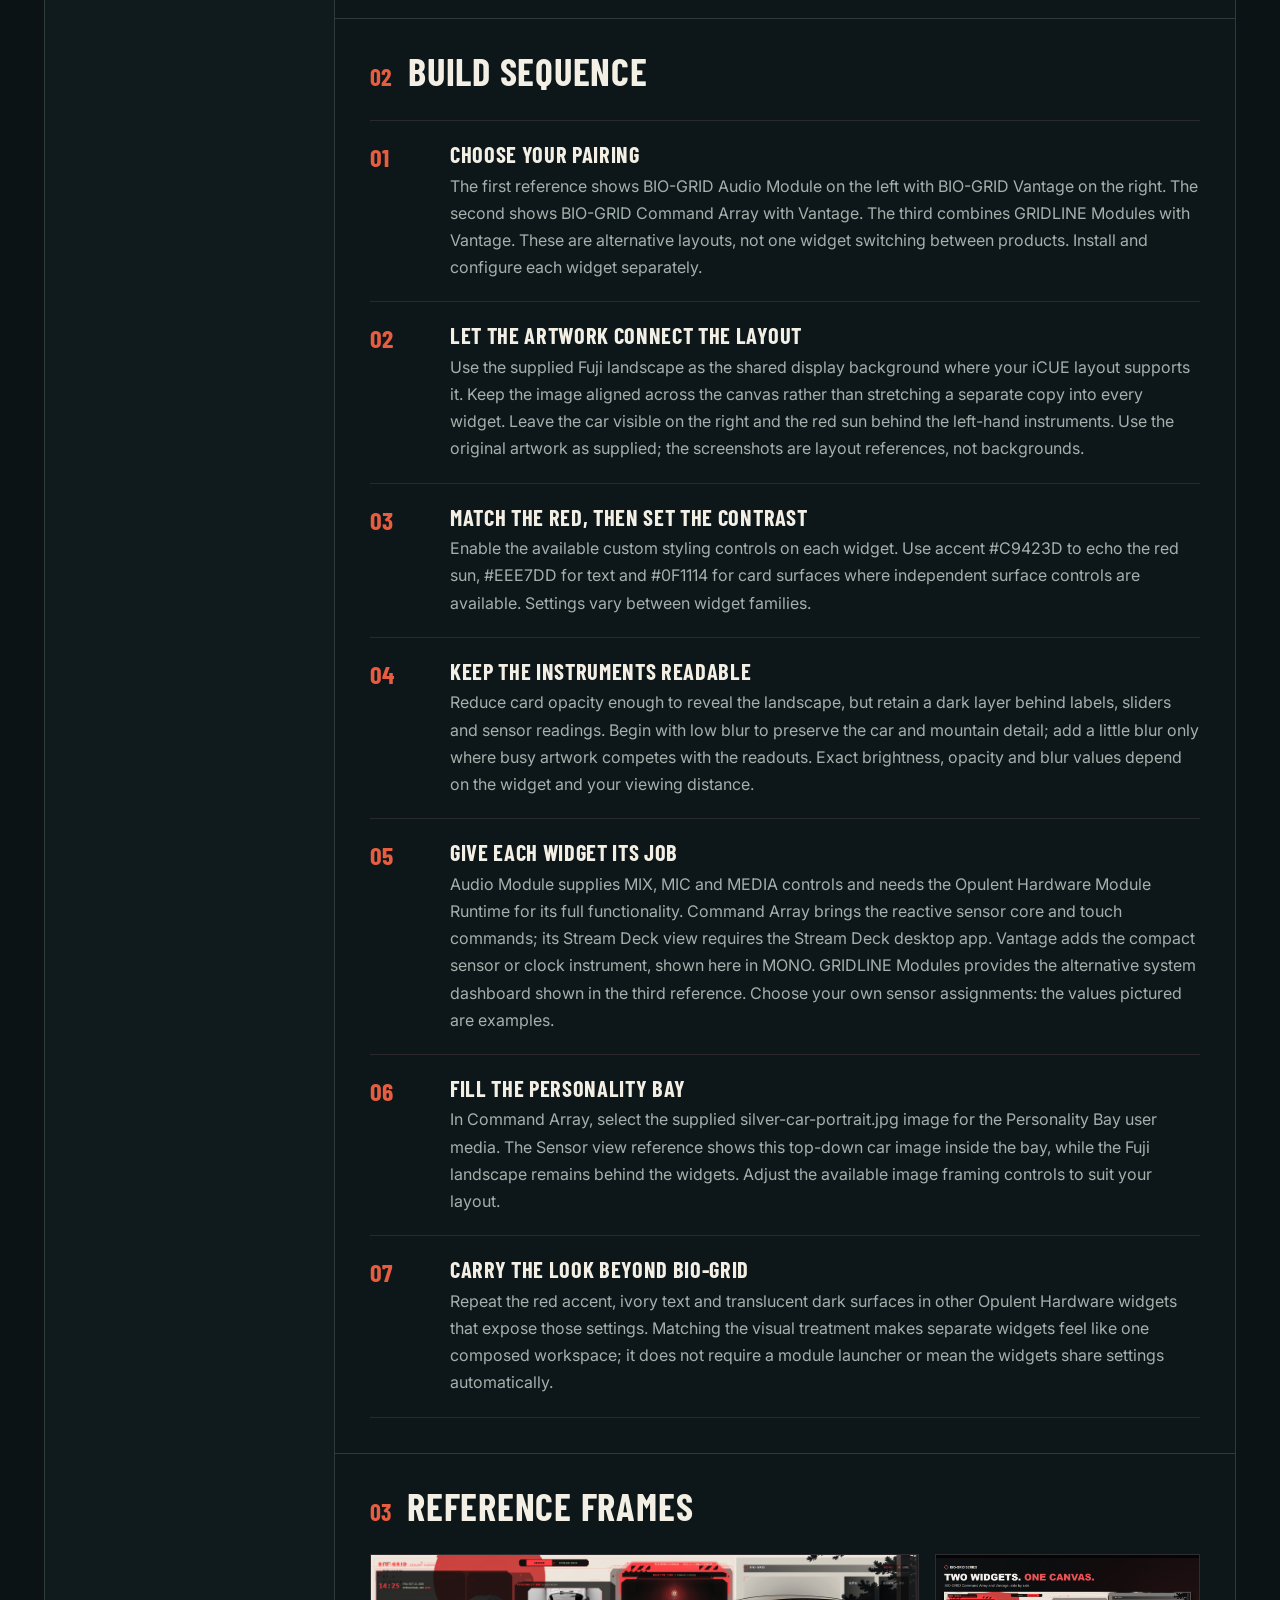
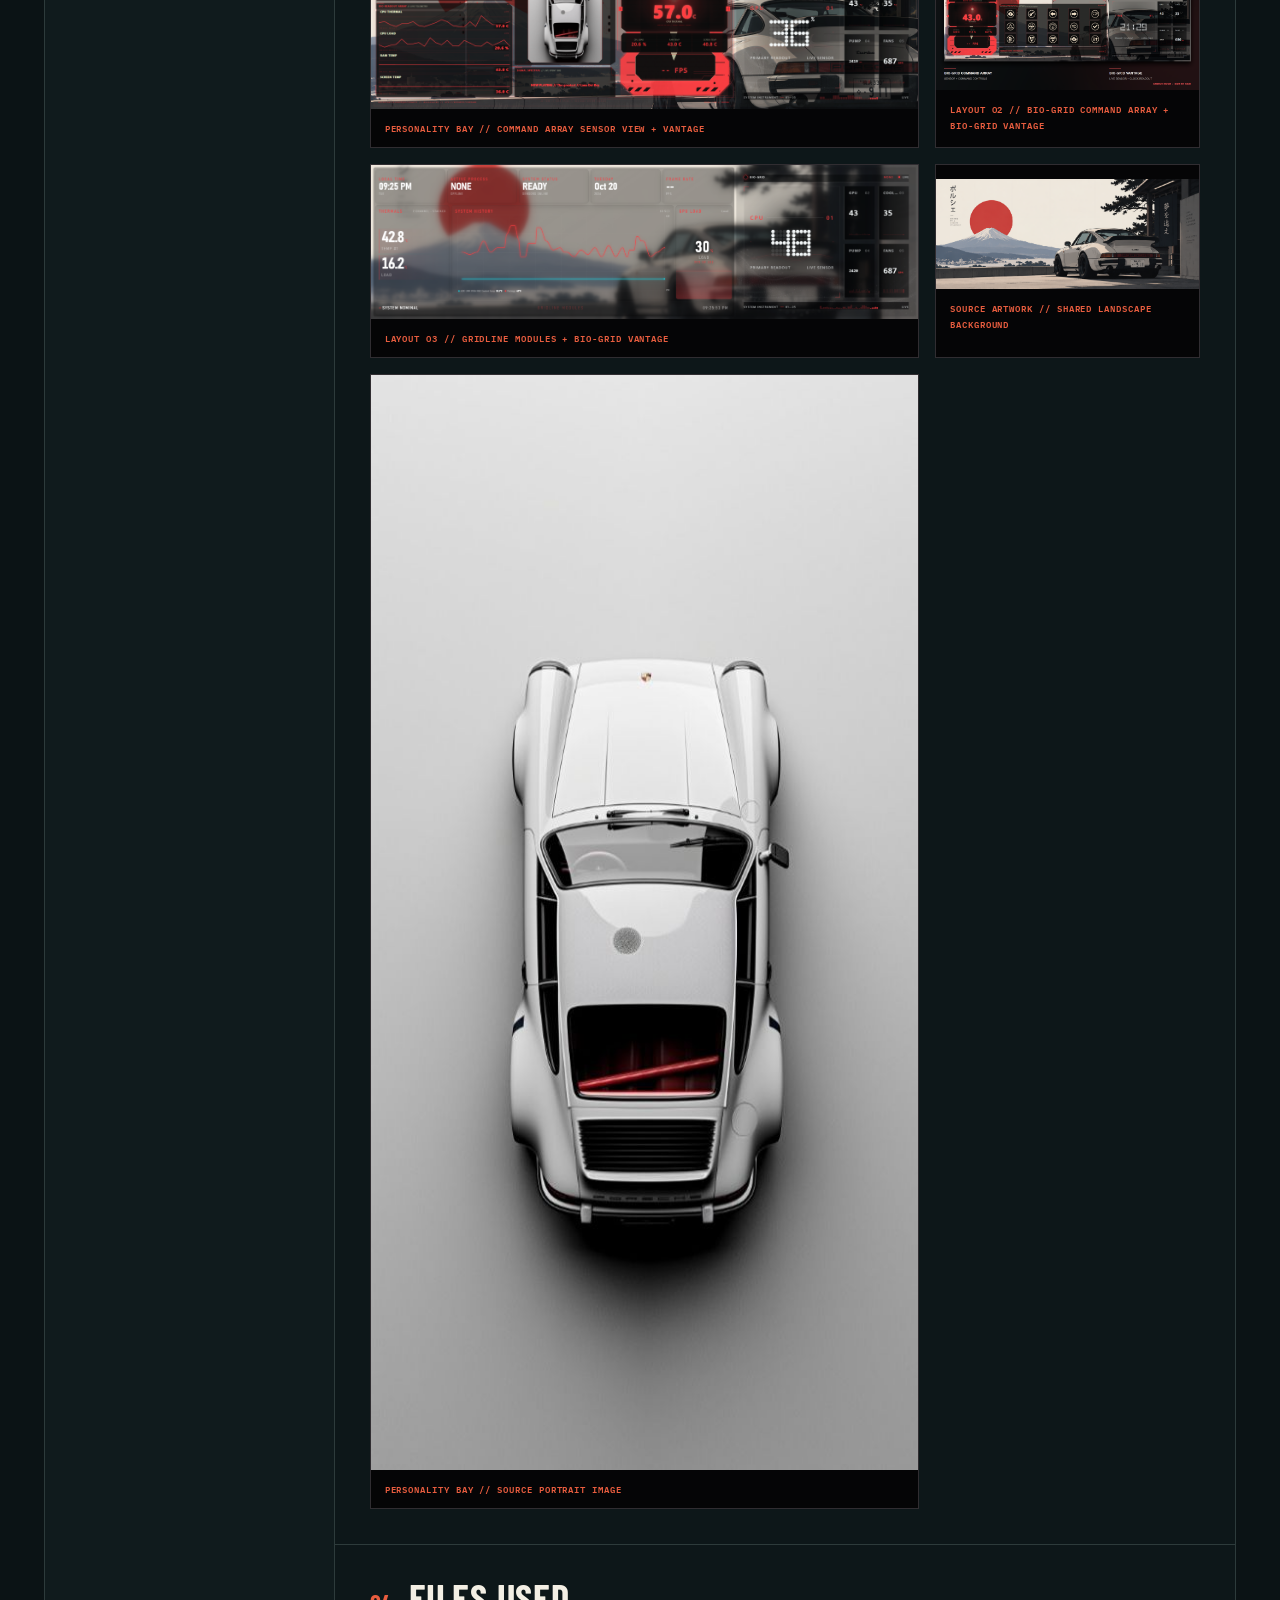
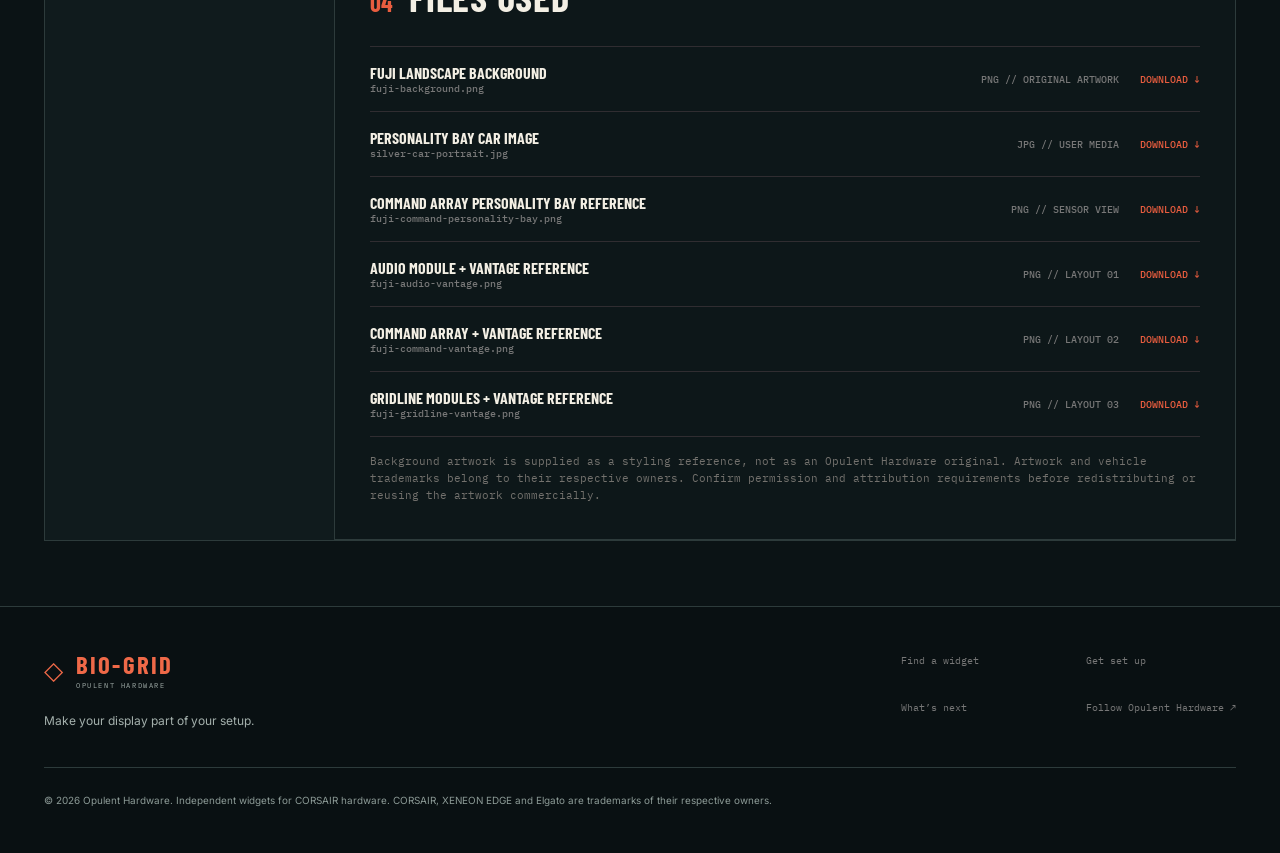
<file: guides.html>
<!doctype html>
<html lang="en"><head>
<meta charset="utf-8"><meta name="viewport" content="width=device-width,initial-scale=1">
<title>Theme guides | BIO-GRID by Opulent Hardware</title>
<meta name="description" content="Build a coordinated BIO-GRID setup with exact palettes, source backgrounds, reference images and step-by-step theme guides."><meta name="theme-color" content="#0b1315">
<link rel="canonical" href="https://opulenthardware-mkt.github.io/bio-grid-system/guides.html"><meta property="og:title" content="Theme guides | BIO-GRID"><meta property="og:description" content="Build a coordinated BIO-GRID setup with exact palettes, source backgrounds, reference images and step-by-step theme guides."><meta property="og:type" content="website"><meta property="og:url" content="https://opulenthardware-mkt.github.io/bio-grid-system/guides.html"><meta property="og:image" content="https://opulenthardware-mkt.github.io/bio-grid-system/assets/three-widgets.png">
<link rel="icon" href="assets/mark.svg" type="image/svg+xml">
<link rel="preconnect" href="https://fonts.googleapis.com"><link rel="preconnect" href="https://fonts.gstatic.com" crossorigin>
<link href="https://fonts.googleapis.com/css2?family=Barlow+Condensed:wght@500;600;700;800&family=IBM+Plex+Mono:wght@400;500;600&family=Inter:wght@400;500;600;700&display=swap" rel="stylesheet">
<link rel="stylesheet" href="guide-styles.css"><link rel="stylesheet" href="styles.css">
<script src="script.js" defer></script><script src="theme-guides.js" defer></script></head>
<body><a class="skip-link" href="#main">Skip to content</a>
<header class="site-header"><a class="wordmark" href="index.html" aria-label="BIO-GRID home"><span class="brand-mark" aria-hidden="true">◇</span><span>BIO-GRID<small>OPULENT HARDWARE</small></span></a>
<button class="menu-button" type="button" aria-expanded="false" aria-controls="site-nav">Menu <span aria-hidden="true">☰</span></button>
<nav id="site-nav" aria-label="Main navigation"><a href="index.html">Overview</a><a href="widgets.html">Widgets</a><a href="guides.html" aria-current="page">Theme guides</a><a href="setup.html">Downloads & setup</a></nav>
<a class="store-link" href="https://marketplace.elgato.com/@opulenthardware" target="_blank" rel="noopener noreferrer">Marketplace <span aria-hidden="true">↗</span></a></header>
<main id="main"><section class="page-intro wrap"><p class="breadcrumb"><a href="index.html">Home</a> / Theme guides</p><p class="eyebrow">FIELD NOTES / PALETTES / FILES</p><h1>BUILD THE LOOK.<br><em>KEEP THE RECIPE.</em></h1><p class="lede">A growing archive of complete BIO-GRID setups. Find the palette, background files, widgets and steps behind each look.</p></section>
<section class="wrap section-block"><div class="guide-browser"><aside class="guide-index" aria-label="Theme guide archive"><div class="guide-index-heading"><span>POST ARCHIVE</span><strong data-guide-count>01</strong></div><div class="guide-list" data-guide-list></div></aside><div class="guide-detail" data-guide-detail aria-live="polite"></div></div><noscript><p>The Pilot Signal Dash guide uses Command Array and Audio Module. Download the <a href="assets/theme-scanner-pilot.gif" download>Pilot Scanner Loop</a> and <a href="assets/theme-widget-settings.png">settings reference</a>. Enable JavaScript to read the complete interactive guide.</p></noscript></section></main>
<footer class="site-footer"><div><a class="wordmark" href="index.html"><span class="brand-mark" aria-hidden="true">◇</span><span>BIO-GRID<small>OPULENT HARDWARE</small></span></a><p>Make your display part of your setup.</p></div><div class="footer-links"><a href="widgets.html">Find a widget</a><a href="setup.html">Get set up</a><a href="roadmap.html">What’s next</a><a href="https://www.patreon.com/c/OpulentHardware" target="_blank" rel="noopener noreferrer">Follow Opulent Hardware ↗</a></div><p class="legal">© 2026 Opulent Hardware. Independent widgets for CORSAIR hardware. CORSAIR, XENEON EDGE and Elgato are trademarks of their respective owners.</p></footer>
</body></html>
</file>
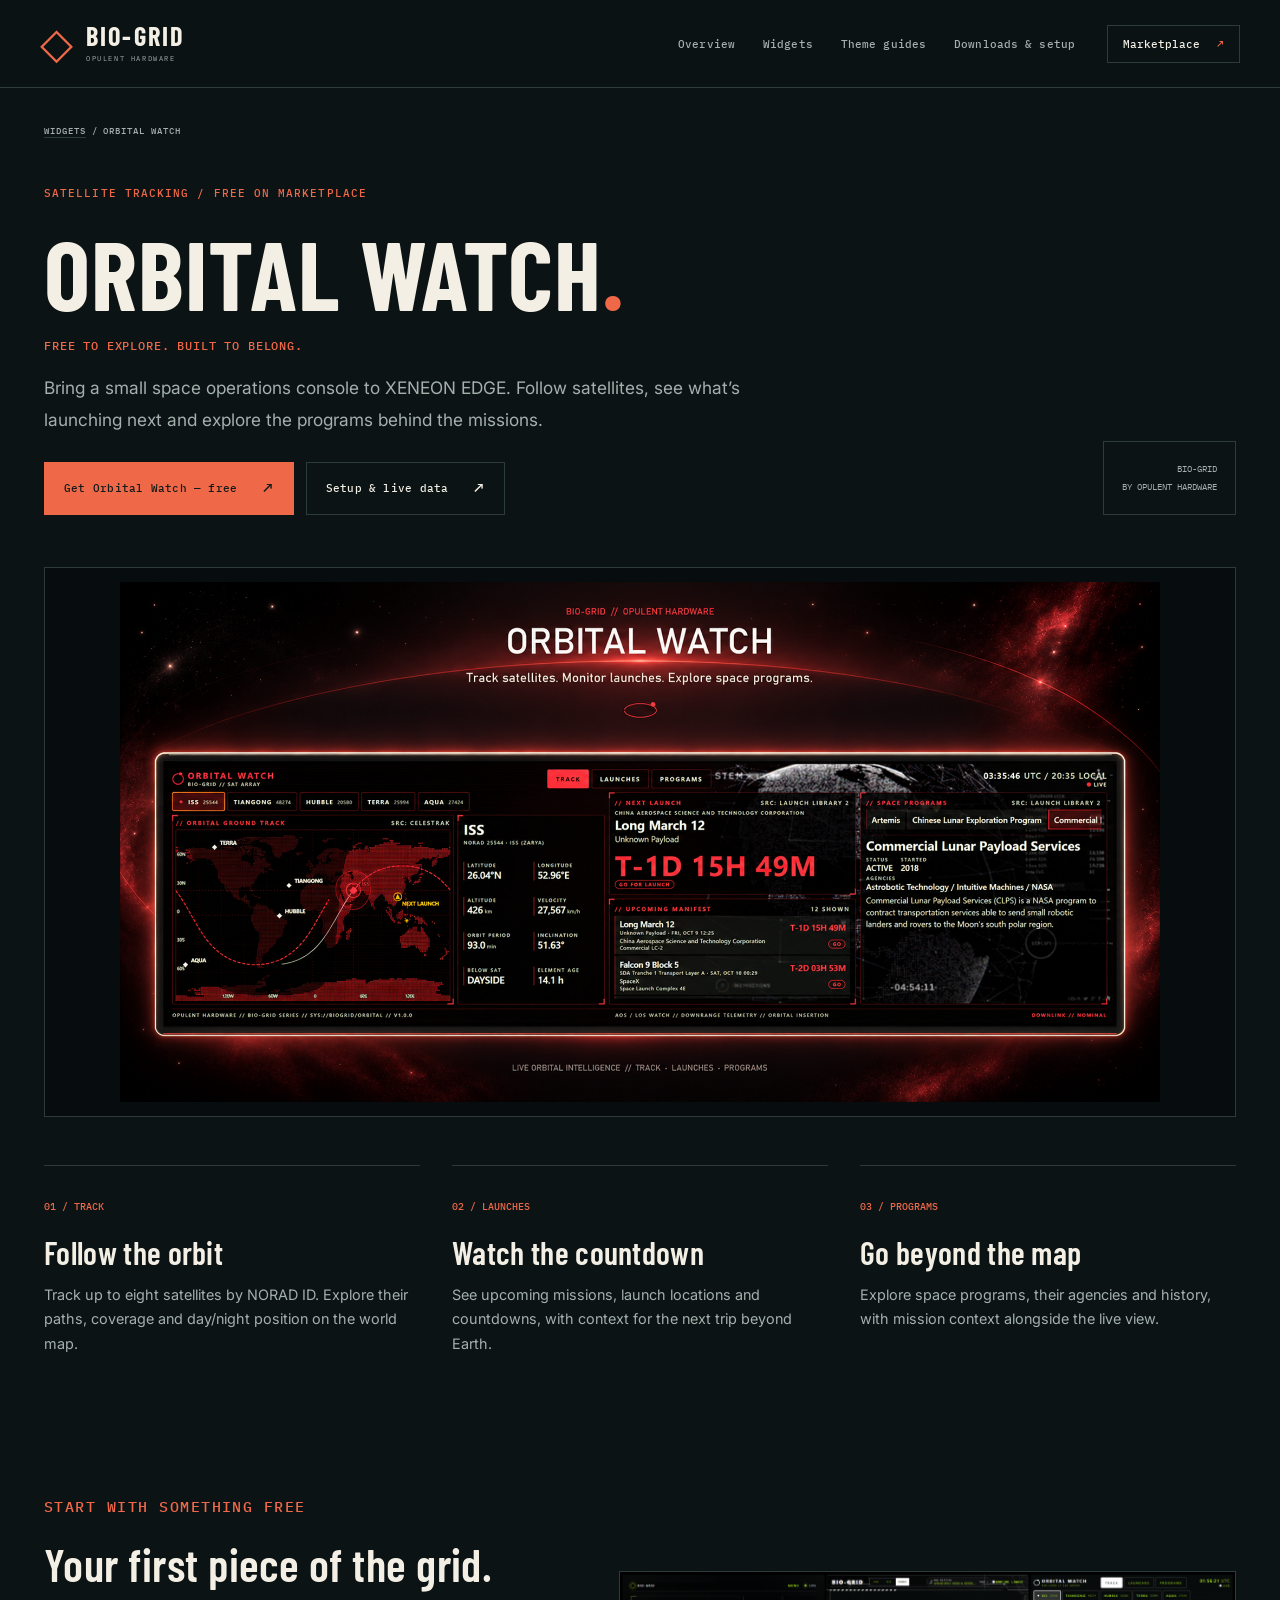
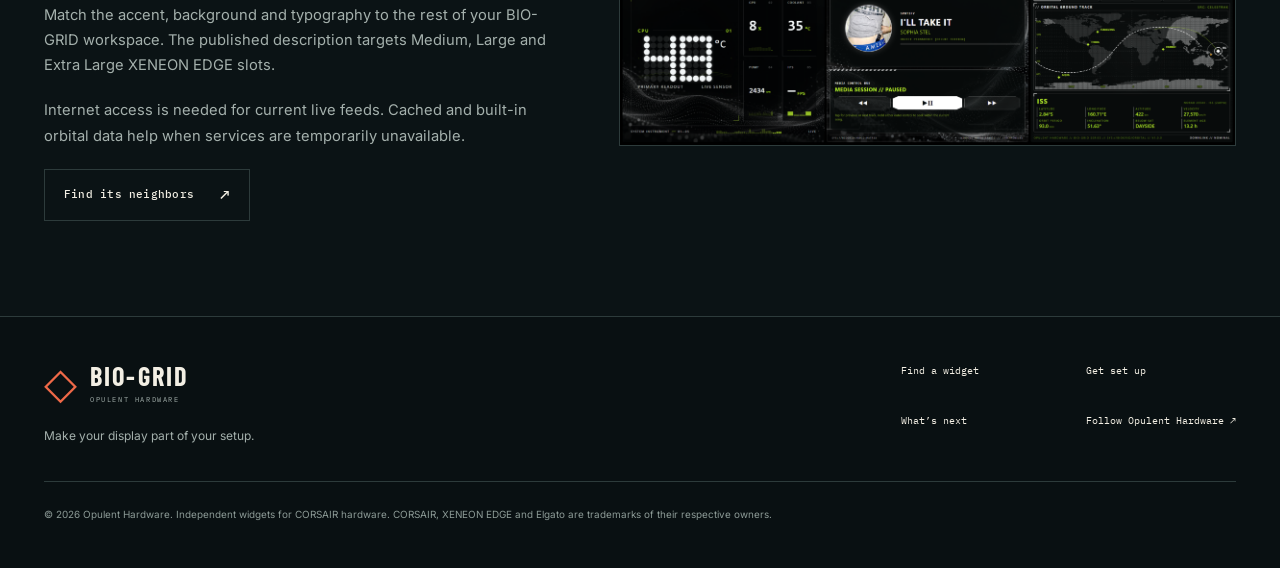
<file: orbital.html>
<!doctype html>
<html lang="en"><head>
<meta charset="utf-8"><meta name="viewport" content="width=device-width,initial-scale=1">
<title>Orbital Watch — free widget | BIO-GRID by Opulent Hardware</title>
<meta name="description" content="Get free BIO-GRID Orbital Watch for XENEON EDGE. Explore satellite ground tracks, launch countdowns and space programs."><meta name="theme-color" content="#0b1315">
<link rel="canonical" href="https://opulenthardware-mkt.github.io/bio-grid-system/orbital.html"><meta property="og:title" content="Orbital Watch — free widget | BIO-GRID"><meta property="og:description" content="Get free BIO-GRID Orbital Watch for XENEON EDGE. Explore satellite ground tracks, launch countdowns and space programs."><meta property="og:type" content="website"><meta property="og:url" content="https://opulenthardware-mkt.github.io/bio-grid-system/orbital.html"><meta property="og:image" content="https://opulenthardware-mkt.github.io/bio-grid-system/assets/three-widgets.png">
<link rel="icon" href="assets/mark.svg" type="image/svg+xml">
<link rel="preconnect" href="https://fonts.googleapis.com"><link rel="preconnect" href="https://fonts.gstatic.com" crossorigin>
<link href="https://fonts.googleapis.com/css2?family=Barlow+Condensed:wght@500;600;700;800&family=IBM+Plex+Mono:wght@400;500;600&family=Inter:wght@400;500;600;700&display=swap" rel="stylesheet">
<link rel="stylesheet" href="styles.css">
<script src="script.js" defer></script></head>
<body><a class="skip-link" href="#main">Skip to content</a>
<header class="site-header"><a class="wordmark" href="index.html" aria-label="BIO-GRID home"><span class="brand-mark" aria-hidden="true">◇</span><span>BIO-GRID<small>OPULENT HARDWARE</small></span></a>
<button class="menu-button" type="button" aria-expanded="false" aria-controls="site-nav">Menu <span aria-hidden="true">☰</span></button>
<nav id="site-nav" aria-label="Main navigation"><a href="index.html">Overview</a><a href="widgets.html">Widgets</a><a href="guides.html">Theme guides</a><a href="setup.html">Downloads & setup</a></nav>
<a class="store-link" href="https://marketplace.elgato.com/@opulenthardware" target="_blank" rel="noopener noreferrer">Marketplace <span aria-hidden="true">↗</span></a></header>
<main id="main"><section class="wrap product-intro"><p class="breadcrumb"><a href="widgets.html">Widgets</a> / Orbital Watch</p><div class="product-heading"><div><p class="eyebrow">SATELLITE TRACKING / FREE ON MARKETPLACE</p><h1>ORBITAL WATCH<span class="product-dot">.</span></h1><p class="product-tagline">FREE TO EXPLORE. BUILT TO BELONG.</p><p class="lede">Bring a small space operations console to XENEON EDGE. Follow satellites, see what’s launching next and explore the programs behind the missions.</p><div class="actions"><a class="button primary" href="https://marketplace.elgato.com/product/bio-grid-orbital-watch-6cd7b38c-42d3-49c8-b03f-09bff4a4090e" target="_blank" rel="noopener noreferrer">Get Orbital Watch — free<span aria-hidden="true">↗</span></a><a class="button " href="setup.html#orbital">Setup & live data<span aria-hidden="true">↗</span></a></div></div><span class="product-stamp">BIO-GRID<br>BY OPULENT HARDWARE</span></div><figure class="product-hero"><img class="" src="assets/orbital-watch.png" alt="Orbital Watch with a satellite ground-track world map and telemetry" loading="lazy" decoding="async"></figure></section>
<section class="wrap section-block feature-grid"><article class="feature"><span class="index">01 / TRACK</span><h3>Follow the orbit</h3><p>Track up to eight satellites by NORAD ID. Explore their paths, coverage and day/night position on the world map.</p></article><article class="feature"><span class="index">02 / LAUNCHES</span><h3>Watch the countdown</h3><p>See upcoming missions, launch locations and countdowns, with context for the next trip beyond Earth.</p></article><article class="feature"><span class="index">03 / PROGRAMS</span><h3>Go beyond the map</h3><p>Explore space programs, their agencies and history, with mission context alongside the live view.</p></article></section>
<section class="wrap split-panel"><div><p class="eyebrow">START WITH SOMETHING FREE</p><h2>Your first piece of the grid.</h2><p>Match the accent, background and typography to the rest of your BIO-GRID workspace. The published description targets Medium, Large and Extra Large XENEON EDGE slots.</p><p class="fine">Internet access is needed for current live feeds. Cached and built-in orbital data help when services are temporarily unavailable.</p><a class="button " href="widgets.html">Find its neighbors<span aria-hidden="true">↗</span></a></div><img class="" src="assets/three-widgets.png" alt="Orbital Watch sharing an XENEON EDGE canvas with Audio Module and the Vantage preview" loading="lazy" decoding="async"></section></main>
<footer class="site-footer"><div><a class="wordmark" href="index.html"><span class="brand-mark" aria-hidden="true">◇</span><span>BIO-GRID<small>OPULENT HARDWARE</small></span></a><p>Make your display part of your setup.</p></div><div class="footer-links"><a href="widgets.html">Find a widget</a><a href="setup.html">Get set up</a><a href="roadmap.html">What’s next</a><a href="https://www.patreon.com/c/OpulentHardware" target="_blank" rel="noopener noreferrer">Follow Opulent Hardware ↗</a></div><p class="legal">© 2026 Opulent Hardware. Independent widgets for CORSAIR hardware. CORSAIR, XENEON EDGE and Elgato are trademarks of their respective owners.</p></footer>
</body></html>
</file>
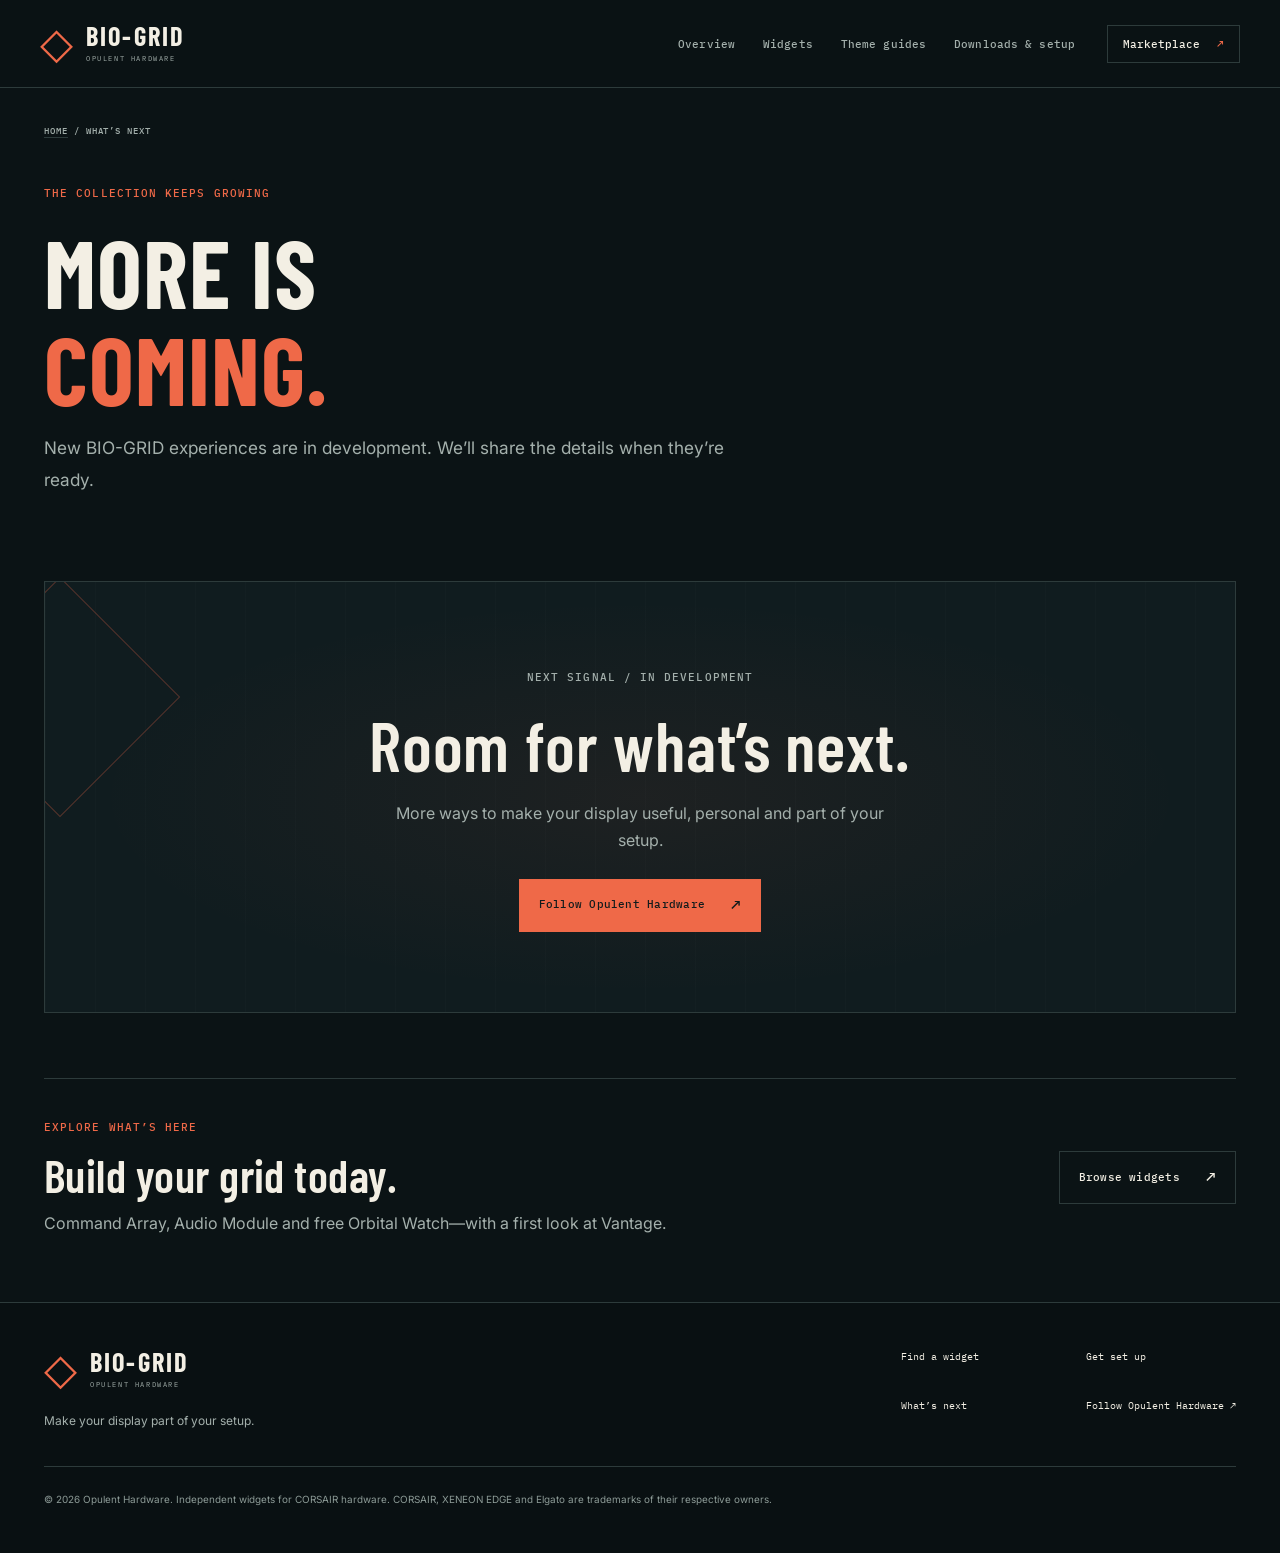
<file: roadmap.html>
<!doctype html>
<html lang="en"><head>
<meta charset="utf-8"><meta name="viewport" content="width=device-width,initial-scale=1">
<title>More is coming | BIO-GRID by Opulent Hardware</title>
<meta name="description" content="Follow the growing BIO-GRID family of widgets from Opulent Hardware. More experiences are in development."><meta name="theme-color" content="#0b1315">
<link rel="canonical" href="https://opulenthardware-mkt.github.io/bio-grid-system/roadmap.html"><meta property="og:title" content="More is coming | BIO-GRID"><meta property="og:description" content="Follow the growing BIO-GRID family of widgets from Opulent Hardware. More experiences are in development."><meta property="og:type" content="website"><meta property="og:url" content="https://opulenthardware-mkt.github.io/bio-grid-system/roadmap.html"><meta property="og:image" content="https://opulenthardware-mkt.github.io/bio-grid-system/assets/three-widgets.png">
<link rel="icon" href="assets/mark.svg" type="image/svg+xml">
<link rel="preconnect" href="https://fonts.googleapis.com"><link rel="preconnect" href="https://fonts.gstatic.com" crossorigin>
<link href="https://fonts.googleapis.com/css2?family=Barlow+Condensed:wght@500;600;700;800&family=IBM+Plex+Mono:wght@400;500;600&family=Inter:wght@400;500;600;700&display=swap" rel="stylesheet">
<link rel="stylesheet" href="styles.css">
<script src="script.js" defer></script></head>
<body><a class="skip-link" href="#main">Skip to content</a>
<header class="site-header"><a class="wordmark" href="index.html" aria-label="BIO-GRID home"><span class="brand-mark" aria-hidden="true">◇</span><span>BIO-GRID<small>OPULENT HARDWARE</small></span></a>
<button class="menu-button" type="button" aria-expanded="false" aria-controls="site-nav">Menu <span aria-hidden="true">☰</span></button>
<nav id="site-nav" aria-label="Main navigation"><a href="index.html">Overview</a><a href="widgets.html">Widgets</a><a href="guides.html">Theme guides</a><a href="setup.html">Downloads & setup</a></nav>
<a class="store-link" href="https://marketplace.elgato.com/@opulenthardware" target="_blank" rel="noopener noreferrer">Marketplace <span aria-hidden="true">↗</span></a></header>
<main id="main"><section class="page-intro wrap"><p class="breadcrumb"><a href="index.html">Home</a> / What’s next</p><p class="eyebrow">THE COLLECTION KEEPS GROWING</p><h1>MORE IS<br><em>COMING.</em></h1><p class="lede">New BIO-GRID experiences are in development. We’ll share the details when they’re ready.</p></section>
<section class="wrap section-block"><div class="future-panel"><div class="future-grid" aria-hidden="true"></div><span class="tiny">NEXT SIGNAL / IN DEVELOPMENT</span><h2>Room for what’s next.</h2><p>More ways to make your display useful, personal and part of your setup.</p><a class="button primary" href="https://www.patreon.com/c/OpulentHardware" target="_blank" rel="noopener noreferrer">Follow Opulent Hardware<span aria-hidden="true">↗</span></a></div></section><section class="wrap banner"><div><p class="eyebrow">EXPLORE WHAT’S HERE</p><h2>Build your grid today.</h2><p>Command Array, Audio Module and free Orbital Watch—with a first look at Vantage.</p></div><a class="button " href="widgets.html">Browse widgets<span aria-hidden="true">↗</span></a></section></main>
<footer class="site-footer"><div><a class="wordmark" href="index.html"><span class="brand-mark" aria-hidden="true">◇</span><span>BIO-GRID<small>OPULENT HARDWARE</small></span></a><p>Make your display part of your setup.</p></div><div class="footer-links"><a href="widgets.html">Find a widget</a><a href="setup.html">Get set up</a><a href="roadmap.html">What’s next</a><a href="https://www.patreon.com/c/OpulentHardware" target="_blank" rel="noopener noreferrer">Follow Opulent Hardware ↗</a></div><p class="legal">© 2026 Opulent Hardware. Independent widgets for CORSAIR hardware. CORSAIR, XENEON EDGE and Elgato are trademarks of their respective owners.</p></footer>
</body></html>
</file>
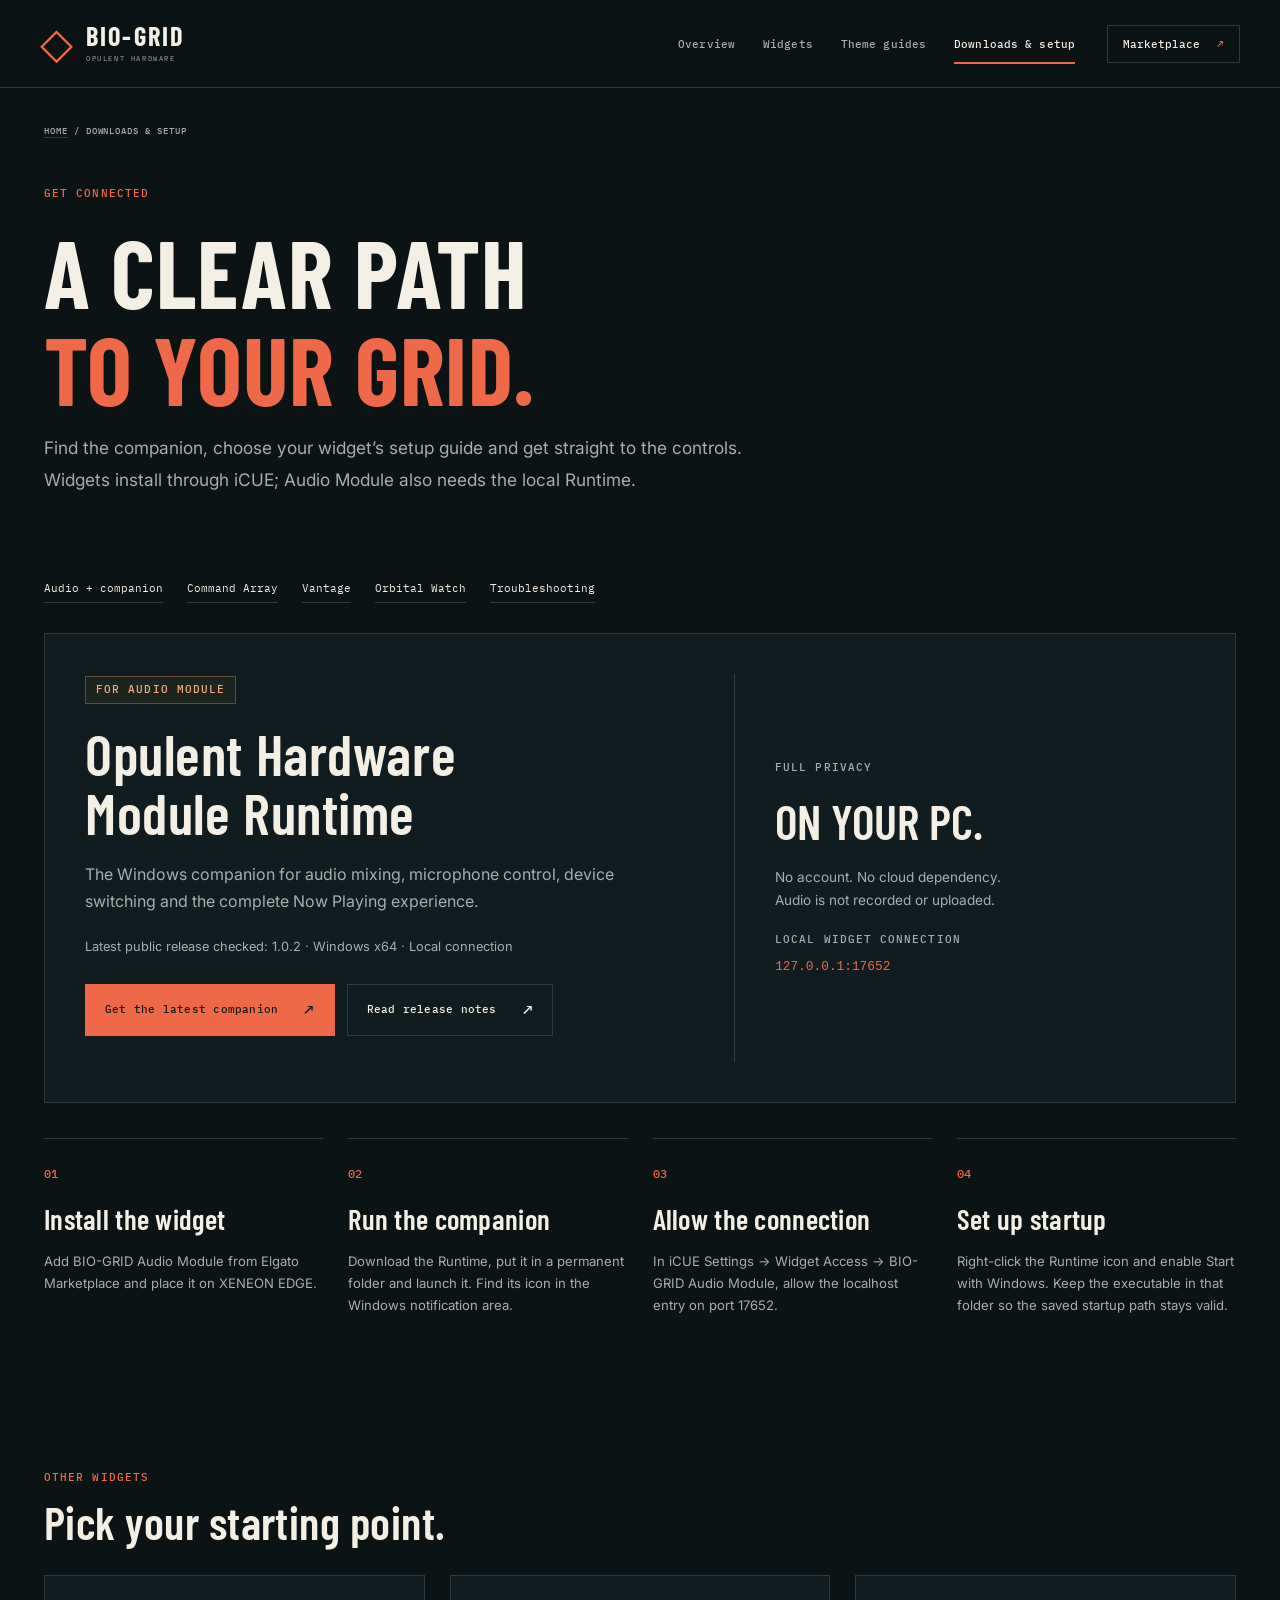
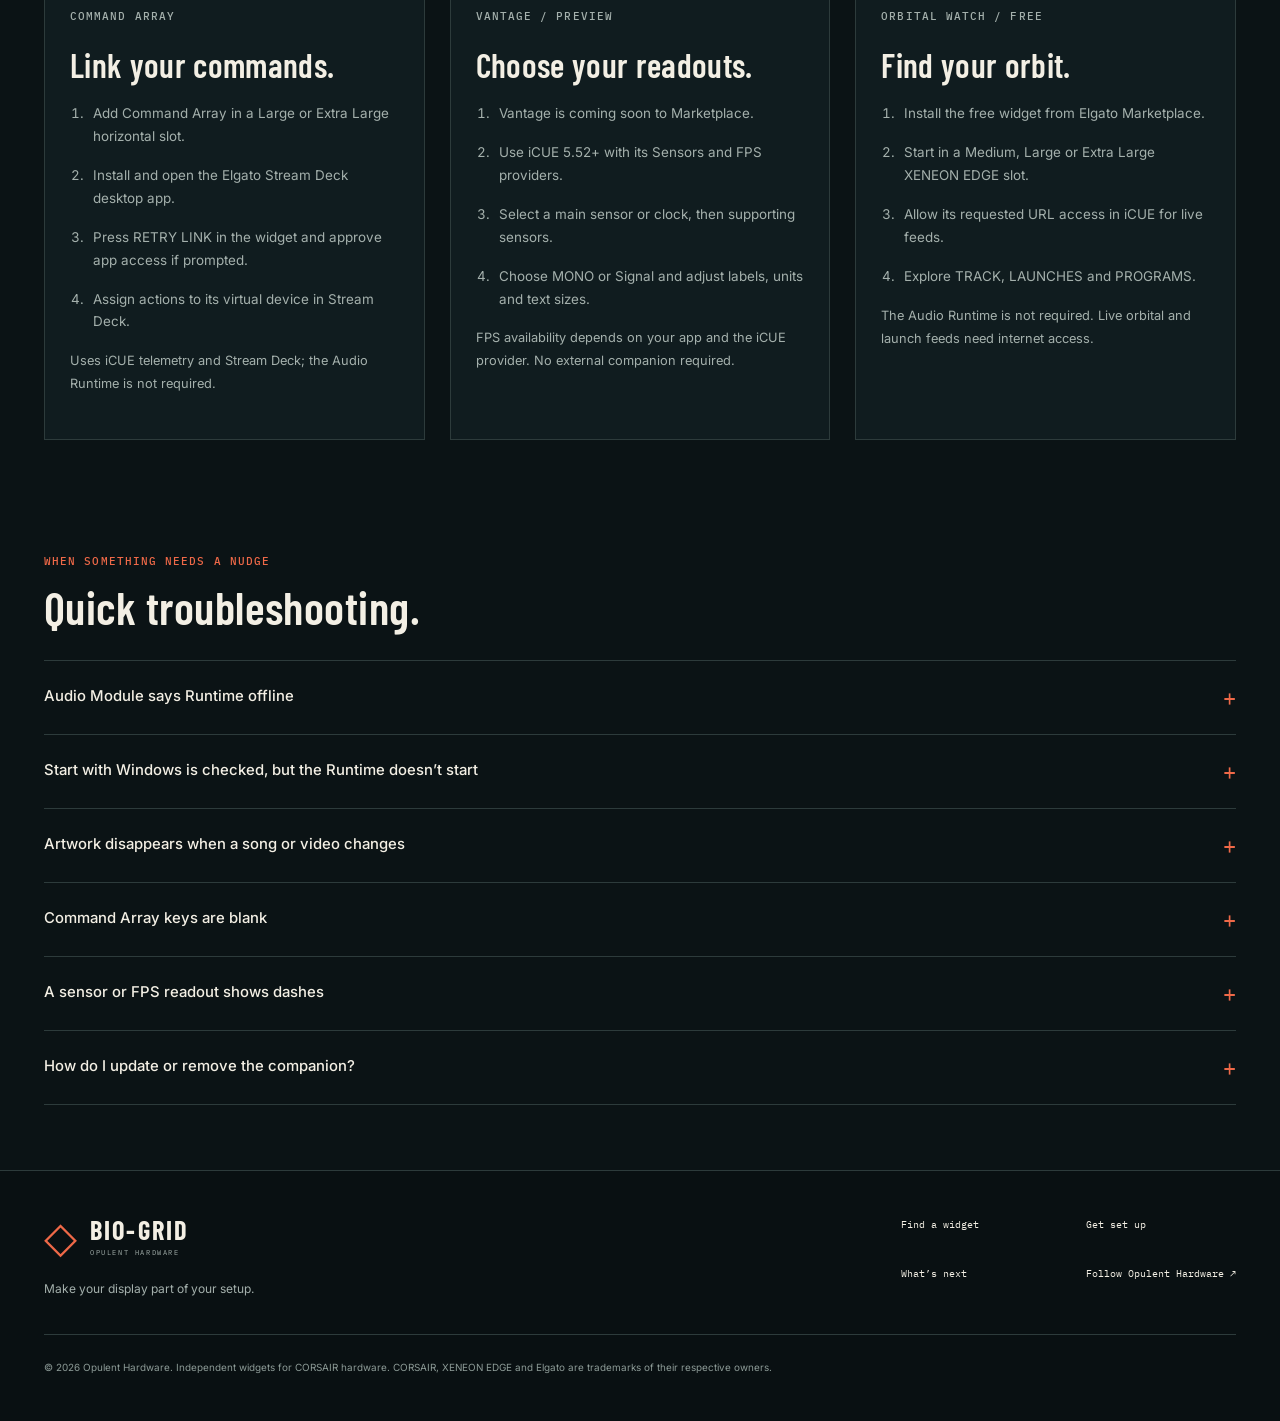
<file: setup.html>
<!doctype html>
<html lang="en"><head>
<meta charset="utf-8"><meta name="viewport" content="width=device-width,initial-scale=1">
<title>Downloads and setup | BIO-GRID by Opulent Hardware</title>
<meta name="description" content="Download the Opulent Hardware Module Runtime and follow setup guides for Audio Module, Command Array, Vantage and free Orbital Watch."><meta name="theme-color" content="#0b1315">
<link rel="canonical" href="https://opulenthardware-mkt.github.io/bio-grid-system/setup.html"><meta property="og:title" content="Downloads and setup | BIO-GRID"><meta property="og:description" content="Download the Opulent Hardware Module Runtime and follow setup guides for Audio Module, Command Array, Vantage and free Orbital Watch."><meta property="og:type" content="website"><meta property="og:url" content="https://opulenthardware-mkt.github.io/bio-grid-system/setup.html"><meta property="og:image" content="https://opulenthardware-mkt.github.io/bio-grid-system/assets/three-widgets.png">
<link rel="icon" href="assets/mark.svg" type="image/svg+xml">
<link rel="preconnect" href="https://fonts.googleapis.com"><link rel="preconnect" href="https://fonts.gstatic.com" crossorigin>
<link href="https://fonts.googleapis.com/css2?family=Barlow+Condensed:wght@500;600;700;800&family=IBM+Plex+Mono:wght@400;500;600&family=Inter:wght@400;500;600;700&display=swap" rel="stylesheet">
<link rel="stylesheet" href="styles.css">
<script src="script.js" defer></script></head>
<body><a class="skip-link" href="#main">Skip to content</a>
<header class="site-header"><a class="wordmark" href="index.html" aria-label="BIO-GRID home"><span class="brand-mark" aria-hidden="true">◇</span><span>BIO-GRID<small>OPULENT HARDWARE</small></span></a>
<button class="menu-button" type="button" aria-expanded="false" aria-controls="site-nav">Menu <span aria-hidden="true">☰</span></button>
<nav id="site-nav" aria-label="Main navigation"><a href="index.html">Overview</a><a href="widgets.html">Widgets</a><a href="guides.html">Theme guides</a><a href="setup.html" aria-current="page">Downloads & setup</a></nav>
<a class="store-link" href="https://marketplace.elgato.com/@opulenthardware" target="_blank" rel="noopener noreferrer">Marketplace <span aria-hidden="true">↗</span></a></header>
<main id="main"><section class="page-intro wrap"><p class="breadcrumb"><a href="index.html">Home</a> / Downloads & setup</p><p class="eyebrow">GET CONNECTED</p><h1>A CLEAR PATH<br><em>TO YOUR GRID.</em></h1><p class="lede">Find the companion, choose your widget’s setup guide and get straight to the controls. Widgets install through iCUE; Audio Module also needs the local Runtime.</p></section>
<section class="wrap section-block"><nav class="section-nav" aria-label="Setup topics"><a href="#audio">Audio + companion</a><a href="#command">Command Array</a><a href="#vantage">Vantage</a><a href="#orbital">Orbital Watch</a><a href="#help">Troubleshooting</a></nav><article class="download-panel" id="audio"><div><span class="badge">FOR AUDIO MODULE</span><h2>Opulent Hardware<br>Module Runtime</h2><p>The Windows companion for audio mixing, microphone control, device switching and the complete Now Playing experience.</p><p class="fine">Latest public release checked: 1.0.2 · Windows x64 · Local connection</p><div class="actions"><a class="button primary" href="https://github.com/opulenthardware-mkt/opulent-hardware-module-runtime/releases/latest" target="_blank" rel="noopener noreferrer">Get the latest companion<span aria-hidden="true">↗</span></a><a class="button " href="https://github.com/opulenthardware-mkt/opulent-hardware-module-runtime/releases/tag/v1.0.2" target="_blank" rel="noopener noreferrer">Read release notes<span aria-hidden="true">↗</span></a></div></div><div class="privacy-panel"><span class="tiny">FULL PRIVACY</span><strong>ON YOUR PC.</strong><p>No account. No cloud dependency.<br>Audio is not recorded or uploaded.</p><span class="tiny">Local widget connection</span><code>127.0.0.1:17652</code></div></article>
<div class="setup-steps"><article><span>01</span><h3>Install the widget</h3><p>Add BIO-GRID Audio Module from Elgato Marketplace and place it on XENEON EDGE.</p></article><article><span>02</span><h3>Run the companion</h3><p>Download the Runtime, put it in a permanent folder and launch it. Find its icon in the Windows notification area.</p></article><article><span>03</span><h3>Allow the connection</h3><p>In iCUE Settings → Widget Access → BIO-GRID Audio Module, allow the localhost entry on port 17652.</p></article><article><span>04</span><h3>Set up startup</h3><p>Right-click the Runtime icon and enable Start with Windows. Keep the executable in that folder so the saved startup path stays valid.</p></article></div></section>
<section class="wrap section-block"><div class="section-heading"><div><p class="eyebrow">OTHER WIDGETS</p><h2>Pick your starting point.</h2></div></div><div class="setup-cards"><article id="command"><span class="tiny">COMMAND ARRAY</span><h3>Link your commands.</h3><ol><li>Add Command Array in a Large or Extra Large horizontal slot.</li><li>Install and open the Elgato Stream Deck desktop app.</li><li>Press RETRY LINK in the widget and approve app access if prompted.</li><li>Assign actions to its virtual device in Stream Deck.</li></ol><p class="fine">Uses iCUE telemetry and Stream Deck; the Audio Runtime is not required.</p></article><article id="vantage"><span class="tiny">VANTAGE / PREVIEW</span><h3>Choose your readouts.</h3><ol><li>Vantage is coming soon to Marketplace.</li><li>Use iCUE 5.52+ with its Sensors and FPS providers.</li><li>Select a main sensor or clock, then supporting sensors.</li><li>Choose MONO or Signal and adjust labels, units and text sizes.</li></ol><p class="fine">FPS availability depends on your app and the iCUE provider. No external companion required.</p></article><article id="orbital"><span class="tiny">ORBITAL WATCH / FREE</span><h3>Find your orbit.</h3><ol><li>Install the free widget from Elgato Marketplace.</li><li>Start in a Medium, Large or Extra Large XENEON EDGE slot.</li><li>Allow its requested URL access in iCUE for live feeds.</li><li>Explore TRACK, LAUNCHES and PROGRAMS.</li></ol><p class="fine">The Audio Runtime is not required. Live orbital and launch feeds need internet access.</p></article></div></section>
<section class="wrap section-block" id="help"><div class="section-heading"><div><p class="eyebrow">WHEN SOMETHING NEEDS A NUDGE</p><h2>Quick troubleshooting.</h2></div></div><div class="faq">
<details><summary>Audio Module says Runtime offline</summary><p>Confirm the companion is running and that localhost:17652 is allowed under iCUE Settings → Widget Access. Close other companion apps that may be using the same local port, then restart the Runtime.</p></details>
<details><summary>Start with Windows is checked, but the Runtime doesn’t start</summary><p>Keep the executable in a permanent folder. Run it manually, then uncheck and recheck Start with Windows from its notification-area menu. Confirm the entry is enabled in Windows Settings → Apps → Startup. Moving or renaming the executable can break its registered path.</p></details>
<details><summary>Artwork disappears when a song or video changes</summary><p>Runtime 1.0.2 adds artwork retention and retry handling. Widget 1.1.1 adds preloading and a grace period; use both improvements when that widget update is available. Some playback apps may not supply artwork or seeking through Windows.</p></details>
<details><summary>Command Array keys are blank</summary><p>Open the Stream Deck desktop app. Enable the widget’s app access in iCUE Settings → Widget Access, press RETRY LINK in Command Array, and assign actions to its virtual device.</p></details>
<details><summary>A sensor or FPS readout shows dashes</summary><p>Select a sensor in the widget settings and confirm iCUE can see it. FPS appears only when the iCUE provider supplies a reading for the running app.</p></details>
<details><summary>How do I update or remove the companion?</summary><p>To update, exit the running Runtime, replace its executable and run the new copy. Refresh Start with Windows if the filename or folder changed. To remove it, disable Start with Windows, choose Exit, then delete the executable.</p></details></div></section></main>
<footer class="site-footer"><div><a class="wordmark" href="index.html"><span class="brand-mark" aria-hidden="true">◇</span><span>BIO-GRID<small>OPULENT HARDWARE</small></span></a><p>Make your display part of your setup.</p></div><div class="footer-links"><a href="widgets.html">Find a widget</a><a href="setup.html">Get set up</a><a href="roadmap.html">What’s next</a><a href="https://www.patreon.com/c/OpulentHardware" target="_blank" rel="noopener noreferrer">Follow Opulent Hardware ↗</a></div><p class="legal">© 2026 Opulent Hardware. Independent widgets for CORSAIR hardware. CORSAIR, XENEON EDGE and Elgato are trademarks of their respective owners.</p></footer>
</body></html>
</file>
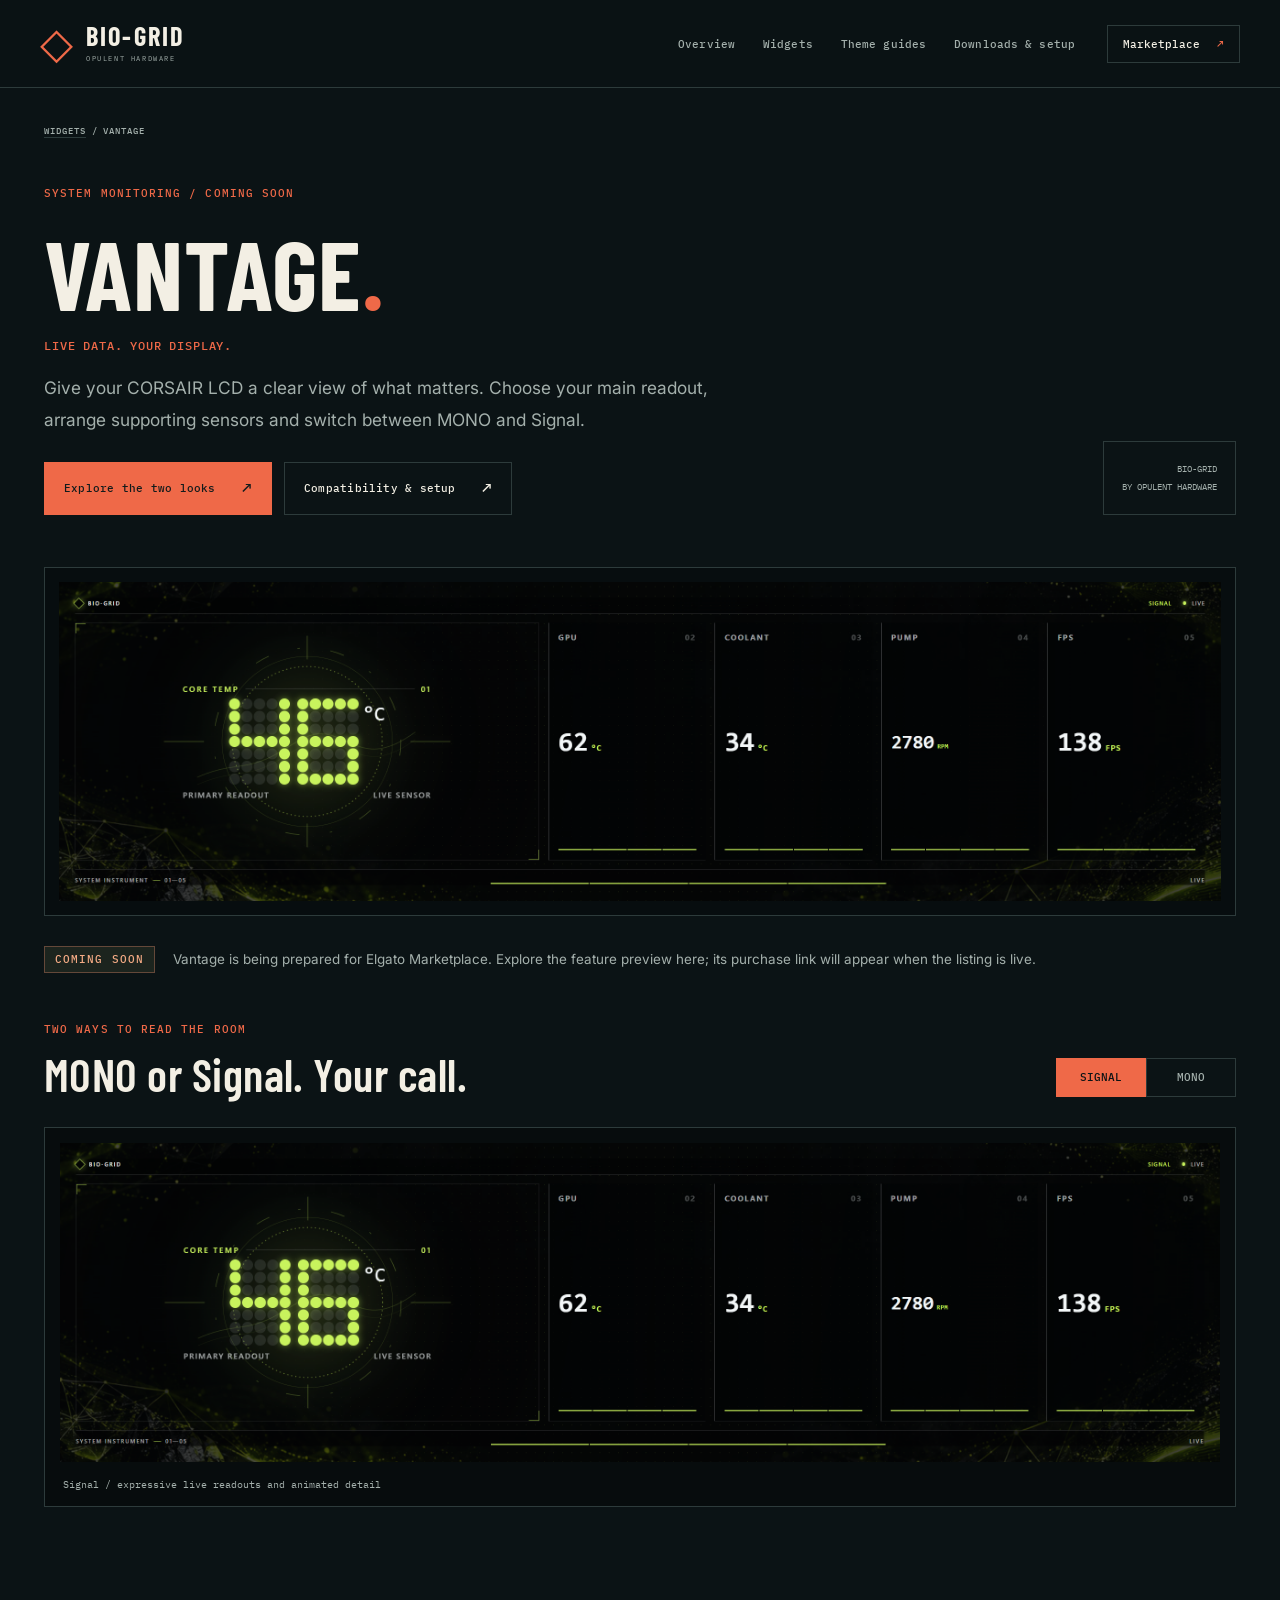
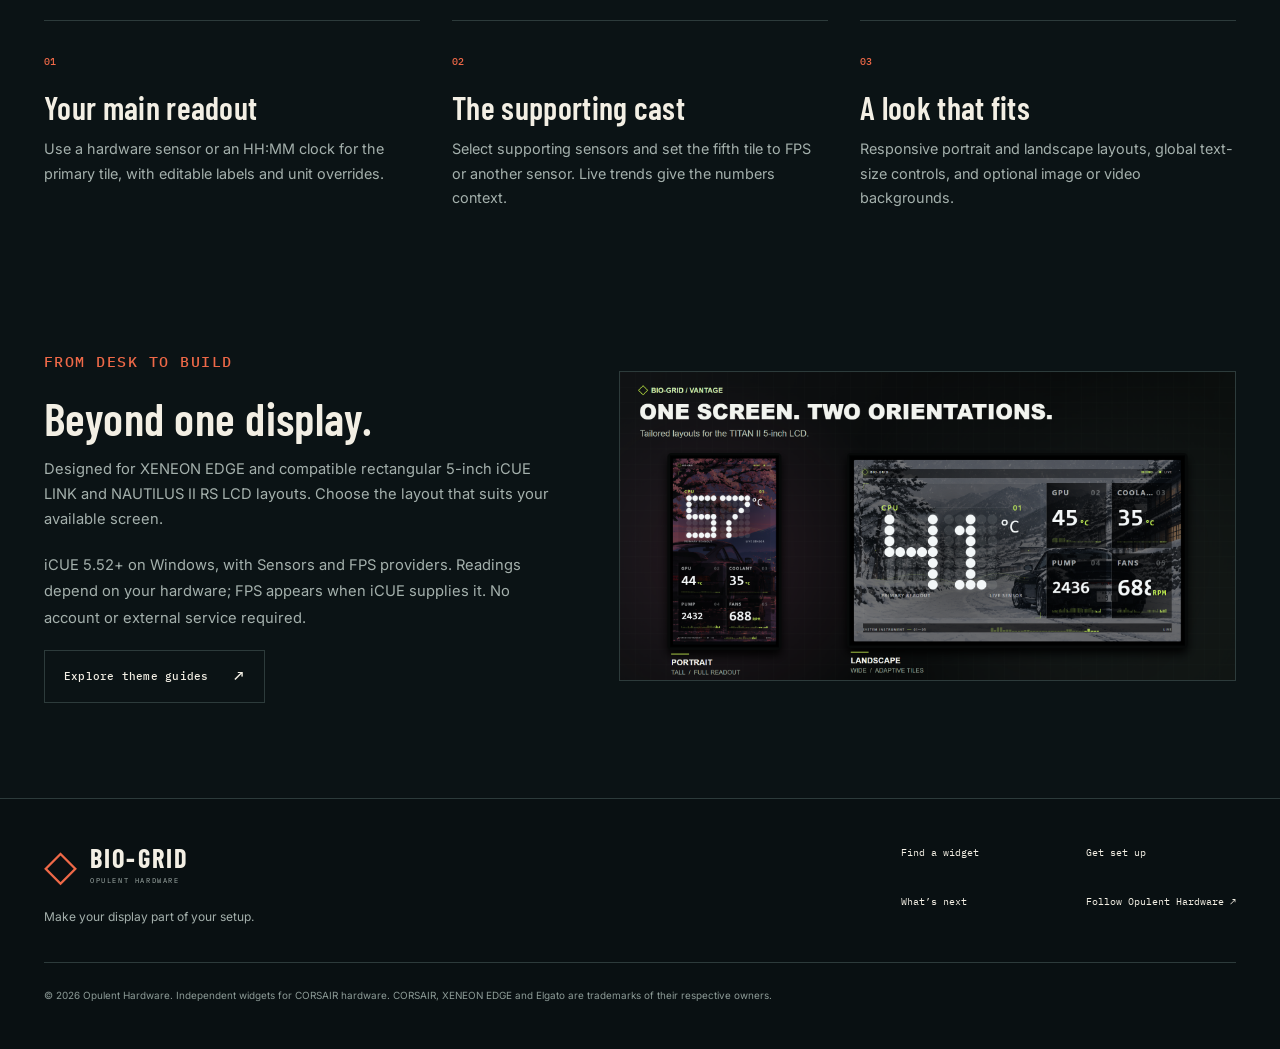
<file: vantage.html>
<!doctype html>
<html lang="en"><head>
<meta charset="utf-8"><meta name="viewport" content="width=device-width,initial-scale=1">
<title>Vantage preview | BIO-GRID by Opulent Hardware</title>
<meta name="description" content="Preview BIO-GRID Vantage: configurable hardware sensors, FPS or clock readouts, MONO and Signal styles, and responsive layouts for compatible CORSAIR LCDs."><meta name="theme-color" content="#0b1315">
<link rel="canonical" href="https://opulenthardware-mkt.github.io/bio-grid-system/vantage.html"><meta property="og:title" content="Vantage preview | BIO-GRID"><meta property="og:description" content="Preview BIO-GRID Vantage: configurable hardware sensors, FPS or clock readouts, MONO and Signal styles, and responsive layouts for compatible CORSAIR LCDs."><meta property="og:type" content="website"><meta property="og:url" content="https://opulenthardware-mkt.github.io/bio-grid-system/vantage.html"><meta property="og:image" content="https://opulenthardware-mkt.github.io/bio-grid-system/assets/three-widgets.png">
<link rel="icon" href="assets/mark.svg" type="image/svg+xml">
<link rel="preconnect" href="https://fonts.googleapis.com"><link rel="preconnect" href="https://fonts.gstatic.com" crossorigin>
<link href="https://fonts.googleapis.com/css2?family=Barlow+Condensed:wght@500;600;700;800&family=IBM+Plex+Mono:wght@400;500;600&family=Inter:wght@400;500;600;700&display=swap" rel="stylesheet">
<link rel="stylesheet" href="styles.css">
<script src="script.js" defer></script></head>
<body><a class="skip-link" href="#main">Skip to content</a>
<header class="site-header"><a class="wordmark" href="index.html" aria-label="BIO-GRID home"><span class="brand-mark" aria-hidden="true">◇</span><span>BIO-GRID<small>OPULENT HARDWARE</small></span></a>
<button class="menu-button" type="button" aria-expanded="false" aria-controls="site-nav">Menu <span aria-hidden="true">☰</span></button>
<nav id="site-nav" aria-label="Main navigation"><a href="index.html">Overview</a><a href="widgets.html">Widgets</a><a href="guides.html">Theme guides</a><a href="setup.html">Downloads & setup</a></nav>
<a class="store-link" href="https://marketplace.elgato.com/@opulenthardware" target="_blank" rel="noopener noreferrer">Marketplace <span aria-hidden="true">↗</span></a></header>
<main id="main"><section class="wrap product-intro"><p class="breadcrumb"><a href="widgets.html">Widgets</a> / Vantage</p><div class="product-heading"><div><p class="eyebrow">SYSTEM MONITORING / COMING SOON</p><h1>VANTAGE<span class="product-dot">.</span></h1><p class="product-tagline">LIVE DATA. YOUR DISPLAY.</p><p class="lede">Give your CORSAIR LCD a clear view of what matters. Choose your main readout, arrange supporting sensors and switch between MONO and Signal.</p><div class="actions"><a class="button primary" href="#looks">Explore the two looks<span aria-hidden="true">↗</span></a><a class="button " href="setup.html#vantage">Compatibility & setup<span aria-hidden="true">↗</span></a></div></div><span class="product-stamp">BIO-GRID<br>BY OPULENT HARDWARE</span></div><figure class="product-hero"><img class="" src="assets/vantage-signal.png" alt="Vantage Signal appearance with a large dot-matrix primary readout" loading="lazy" decoding="async"></figure></section>
<div class="wrap notice"><span class="badge">COMING SOON</span><p>Vantage is being prepared for Elgato Marketplace. Explore the feature preview here; its purchase link will appear when the listing is live.</p></div>
<section class="wrap section-block" id="looks"><div class="section-heading"><div><p class="eyebrow">TWO WAYS TO READ THE ROOM</p><h2>MONO or Signal. Your call.</h2></div><div class="segmented" role="group" aria-label="Select Vantage preview style"><button type="button" class="active" aria-pressed="true" data-vantage="signal">SIGNAL</button><button type="button" aria-pressed="false" data-vantage="mono">MONO</button></div></div><figure class="screen-frame"><img id="vantage-preview" src="assets/vantage-signal.png" alt="Vantage Signal style preview" loading="lazy"><figcaption data-vantage-caption>Signal / expressive live readouts and animated detail</figcaption></figure></section>
<section class="wrap section-block feature-grid"><article class="feature"><span class="index">01</span><h3>Your main readout</h3><p>Use a hardware sensor or an HH:MM clock for the primary tile, with editable labels and unit overrides.</p></article><article class="feature"><span class="index">02</span><h3>The supporting cast</h3><p>Select supporting sensors and set the fifth tile to FPS or another sensor. Live trends give the numbers context.</p></article><article class="feature"><span class="index">03</span><h3>A look that fits</h3><p>Responsive portrait and landscape layouts, global text-size controls, and optional image or video backgrounds.</p></article></section>
<section class="wrap split-panel"><div><p class="eyebrow">FROM DESK TO BUILD</p><h2>Beyond one display.</h2><p>Designed for XENEON EDGE and compatible rectangular 5-inch iCUE LINK and NAUTILUS II RS LCD layouts. Choose the layout that suits your available screen.</p><p class="fine">iCUE 5.52+ on Windows, with Sensors and FPS providers. Readings depend on your hardware; FPS appears when iCUE supplies it. No account or external service required.</p><a class="button " href="guides.html">Explore theme guides<span aria-hidden="true">↗</span></a></div><img class="" src="assets/vantage-lcd-layouts.png" alt="Vantage portrait and landscape layouts shown side by side for the TITAN II 5-inch LCD" loading="lazy" decoding="async"></section></main>
<footer class="site-footer"><div><a class="wordmark" href="index.html"><span class="brand-mark" aria-hidden="true">◇</span><span>BIO-GRID<small>OPULENT HARDWARE</small></span></a><p>Make your display part of your setup.</p></div><div class="footer-links"><a href="widgets.html">Find a widget</a><a href="setup.html">Get set up</a><a href="roadmap.html">What’s next</a><a href="https://www.patreon.com/c/OpulentHardware" target="_blank" rel="noopener noreferrer">Follow Opulent Hardware ↗</a></div><p class="legal">© 2026 Opulent Hardware. Independent widgets for CORSAIR hardware. CORSAIR, XENEON EDGE and Elgato are trademarks of their respective owners.</p></footer>
</body></html>
</file>
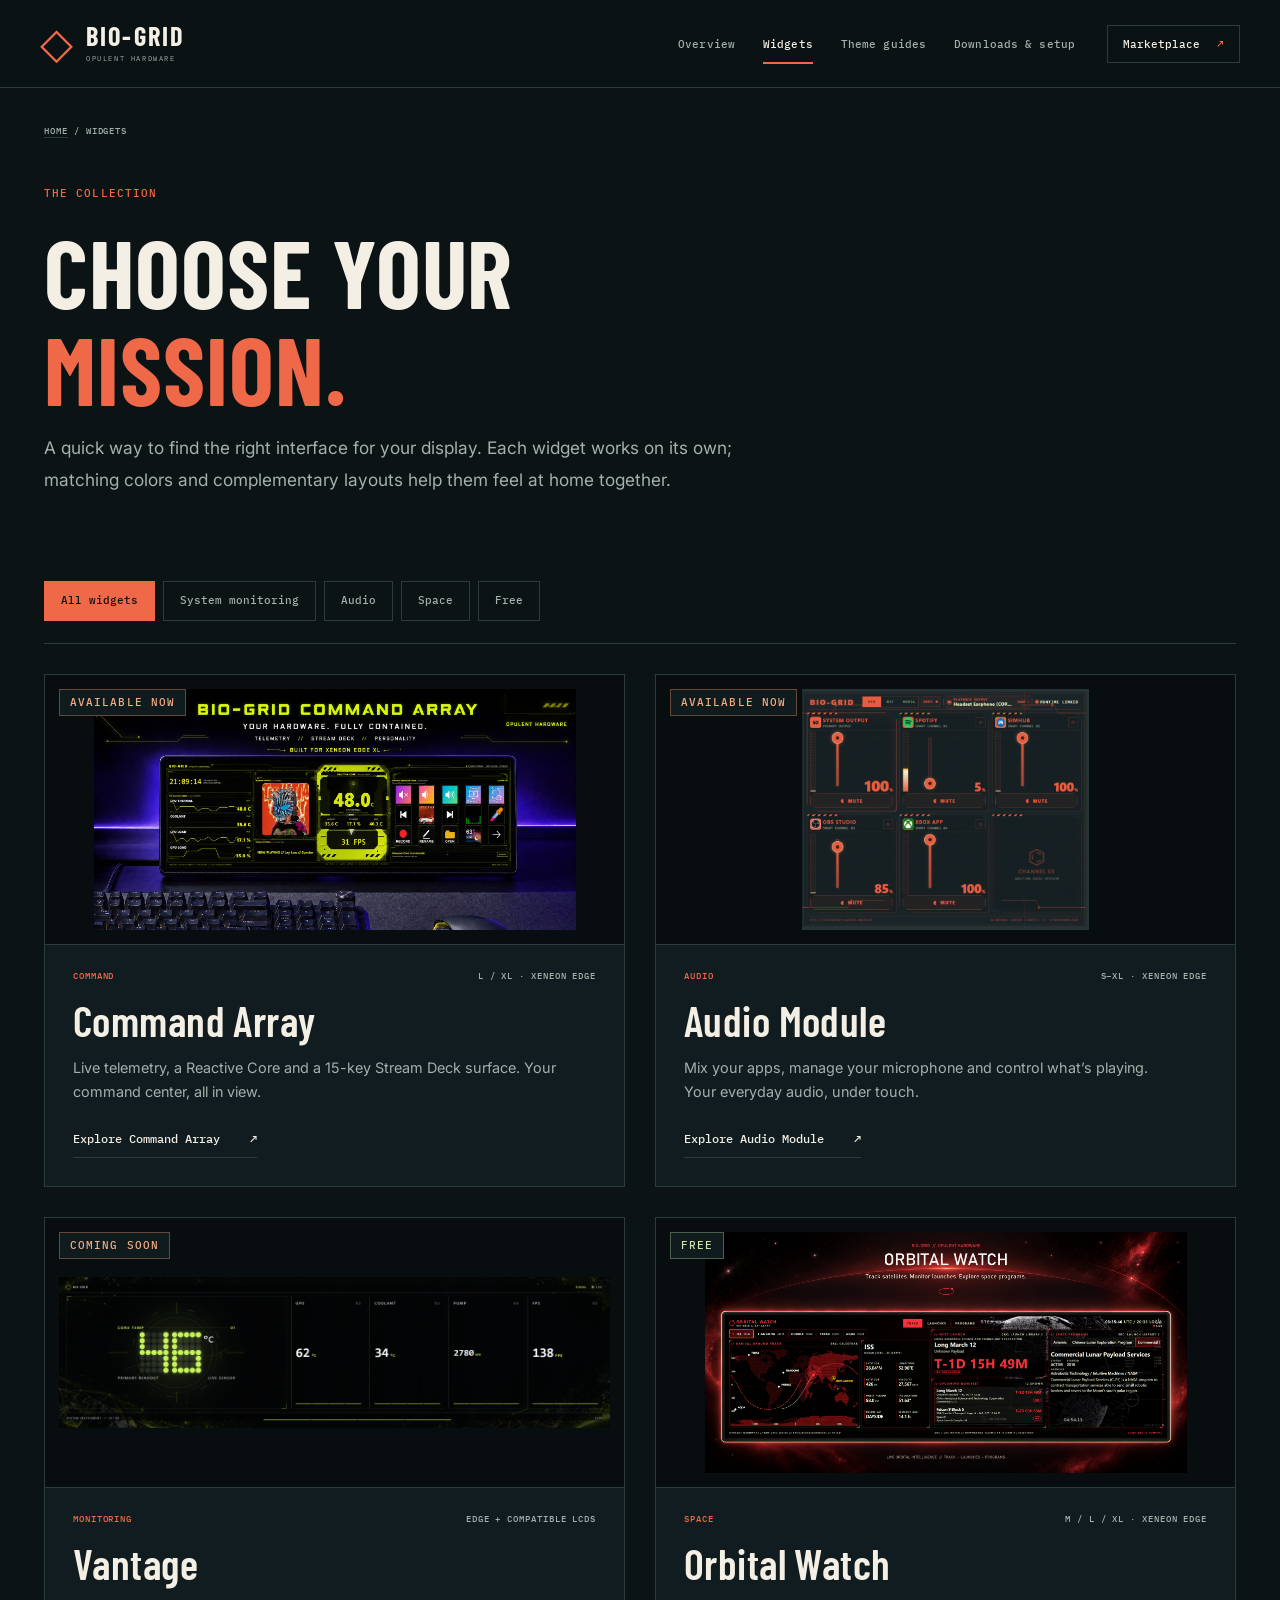
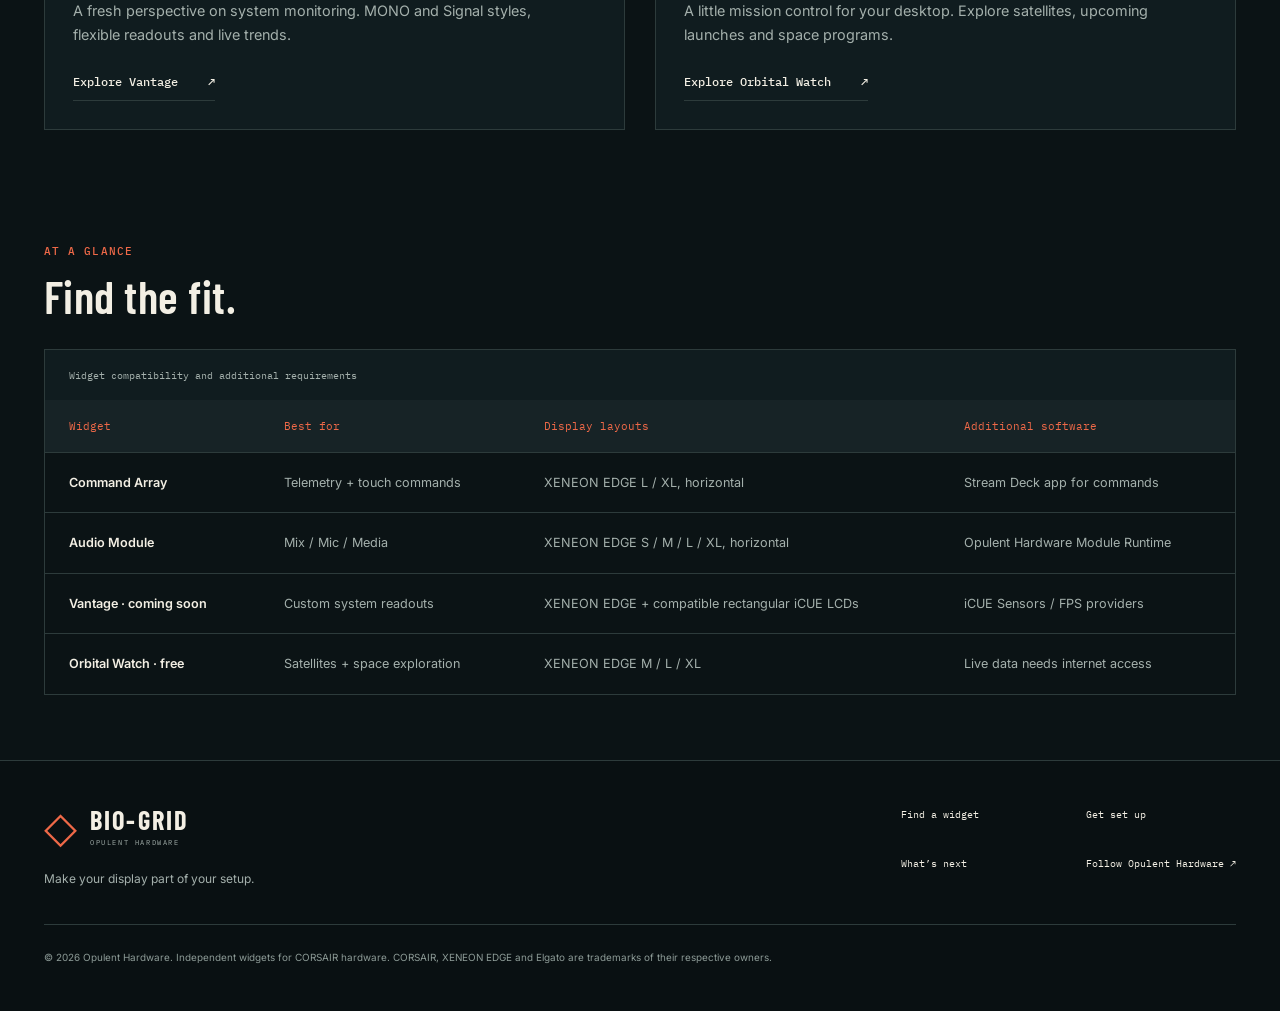
<file: widgets.html>
<!doctype html>
<html lang="en"><head>
<meta charset="utf-8"><meta name="viewport" content="width=device-width,initial-scale=1">
<title>Explore the widgets | BIO-GRID by Opulent Hardware</title>
<meta name="description" content="Compare BIO-GRID Audio Module, Command Array, Vantage and free Orbital Watch. Find the right widget, display layout and setup requirements."><meta name="theme-color" content="#0b1315">
<link rel="canonical" href="https://opulenthardware-mkt.github.io/bio-grid-system/widgets.html"><meta property="og:title" content="Explore the widgets | BIO-GRID"><meta property="og:description" content="Compare BIO-GRID Audio Module, Command Array, Vantage and free Orbital Watch. Find the right widget, display layout and setup requirements."><meta property="og:type" content="website"><meta property="og:url" content="https://opulenthardware-mkt.github.io/bio-grid-system/widgets.html"><meta property="og:image" content="https://opulenthardware-mkt.github.io/bio-grid-system/assets/three-widgets.png">
<link rel="icon" href="assets/mark.svg" type="image/svg+xml">
<link rel="preconnect" href="https://fonts.googleapis.com"><link rel="preconnect" href="https://fonts.gstatic.com" crossorigin>
<link href="https://fonts.googleapis.com/css2?family=Barlow+Condensed:wght@500;600;700;800&family=IBM+Plex+Mono:wght@400;500;600&family=Inter:wght@400;500;600;700&display=swap" rel="stylesheet">
<link rel="stylesheet" href="styles.css">
<script src="script.js" defer></script></head>
<body><a class="skip-link" href="#main">Skip to content</a>
<header class="site-header"><a class="wordmark" href="index.html" aria-label="BIO-GRID home"><span class="brand-mark" aria-hidden="true">◇</span><span>BIO-GRID<small>OPULENT HARDWARE</small></span></a>
<button class="menu-button" type="button" aria-expanded="false" aria-controls="site-nav">Menu <span aria-hidden="true">☰</span></button>
<nav id="site-nav" aria-label="Main navigation"><a href="index.html">Overview</a><a href="widgets.html" aria-current="page">Widgets</a><a href="guides.html">Theme guides</a><a href="setup.html">Downloads & setup</a></nav>
<a class="store-link" href="https://marketplace.elgato.com/@opulenthardware" target="_blank" rel="noopener noreferrer">Marketplace <span aria-hidden="true">↗</span></a></header>
<main id="main"><section class="page-intro wrap"><p class="breadcrumb"><a href="index.html">Home</a> / Widgets</p><p class="eyebrow">THE COLLECTION</p><h1>CHOOSE YOUR<br><em>MISSION.</em></h1><p class="lede">A quick way to find the right interface for your display. Each widget works on its own; matching colors and complementary layouts help them feel at home together.</p></section>
<section class="wrap section-block catalog"><div class="filter-bar" role="group" aria-label="Filter widgets"><button type="button" class="active" aria-pressed="true" data-filter="all">All widgets</button><button type="button" aria-pressed="false" data-filter="monitoring">System monitoring</button><button type="button" aria-pressed="false" data-filter="audio">Audio</button><button type="button" aria-pressed="false" data-filter="space">Space</button><button type="button" aria-pressed="false" data-filter="free">Free</button></div><p class="sr-only" data-filter-status aria-live="polite">Showing all 4 widgets</p><div class="catalog-grid"><article class="widget-card" data-category="command monitoring"><a class="card-image" href="command.html"><img class="" src="assets/command-array.jpg" alt="BIO-GRID Command Array with system telemetry and Stream Deck controls" loading="lazy" decoding="async"><span class="badge ">Available now</span></a><div class="card-copy"><div class="card-meta"><span>command</span><span>L / XL · XENEON EDGE</span></div><h2><a href="command.html">Command Array</a></h2><p>Live telemetry, a Reactive Core and a 15-key Stream Deck surface. Your command center, all in view.</p><a class="text-link" href="command.html">Explore Command Array<span aria-hidden="true">↗</span></a></div></article><article class="widget-card" data-category="audio touch"><a class="card-image" href="audio.html"><img class="" src="assets/audio-mix.png" alt="BIO-GRID Audio Module showing per-application mixer channels" loading="lazy" decoding="async"><span class="badge ">Available now</span></a><div class="card-copy"><div class="card-meta"><span>audio</span><span>S–XL · XENEON EDGE</span></div><h2><a href="audio.html">Audio Module</a></h2><p>Mix your apps, manage your microphone and control what’s playing. Your everyday audio, under touch.</p><a class="text-link" href="audio.html">Explore Audio Module<span aria-hidden="true">↗</span></a></div></article><article class="widget-card" data-category="monitoring preview"><a class="card-image" href="vantage.html"><img class="" src="assets/vantage-signal.png" alt="BIO-GRID Vantage Signal style with live hardware readouts" loading="lazy" decoding="async"><span class="badge ">Coming soon</span></a><div class="card-copy"><div class="card-meta"><span>monitoring</span><span>EDGE + compatible LCDs</span></div><h2><a href="vantage.html">Vantage</a></h2><p>A fresh perspective on system monitoring. MONO and Signal styles, flexible readouts and live trends.</p><a class="text-link" href="vantage.html">Explore Vantage<span aria-hidden="true">↗</span></a></div></article><article class="widget-card" data-category="space free"><a class="card-image" href="orbital.html"><img class="" src="assets/orbital-watch.png" alt="BIO-GRID Orbital Watch satellite tracking interface" loading="lazy" decoding="async"><span class="badge free">Free</span></a><div class="card-copy"><div class="card-meta"><span>space</span><span>M / L / XL · XENEON EDGE</span></div><h2><a href="orbital.html">Orbital Watch</a></h2><p>A little mission control for your desktop. Explore satellites, upcoming launches and space programs.</p><a class="text-link" href="orbital.html">Explore Orbital Watch<span aria-hidden="true">↗</span></a></div></article></div></section>
<section class="wrap section-block"><div class="section-heading"><div><p class="eyebrow">AT A GLANCE</p><h2>Find the fit.</h2></div></div><div class="table-wrap"><table><caption>Widget compatibility and additional requirements</caption><thead><tr><th>Widget</th><th>Best for</th><th>Display layouts</th><th>Additional software</th></tr></thead><tbody><tr><th><a href="command.html">Command Array</a></th><td>Telemetry + touch commands</td><td>XENEON EDGE L / XL, horizontal</td><td>Stream Deck app for commands</td></tr><tr><th><a href="audio.html">Audio Module</a></th><td>Mix / Mic / Media</td><td>XENEON EDGE S / M / L / XL, horizontal</td><td>Opulent Hardware Module Runtime</td></tr><tr><th><a href="vantage.html">Vantage · coming soon</a></th><td>Custom system readouts</td><td>XENEON EDGE + compatible rectangular iCUE LCDs</td><td>iCUE Sensors / FPS providers</td></tr><tr><th><a href="orbital.html">Orbital Watch · free</a></th><td>Satellites + space exploration</td><td>XENEON EDGE M / L / XL</td><td>Live data needs internet access</td></tr></tbody></table></div></section></main>
<footer class="site-footer"><div><a class="wordmark" href="index.html"><span class="brand-mark" aria-hidden="true">◇</span><span>BIO-GRID<small>OPULENT HARDWARE</small></span></a><p>Make your display part of your setup.</p></div><div class="footer-links"><a href="widgets.html">Find a widget</a><a href="setup.html">Get set up</a><a href="roadmap.html">What’s next</a><a href="https://www.patreon.com/c/OpulentHardware" target="_blank" rel="noopener noreferrer">Follow Opulent Hardware ↗</a></div><p class="legal">© 2026 Opulent Hardware. Independent widgets for CORSAIR hardware. CORSAIR, XENEON EDGE and Elgato are trademarks of their respective owners.</p></footer>
</body></html>
</file>
<file: styles.css>
:root{--bg:#0b1315;--paper:#f3efe4;--ink:#f3efe4;--muted:#a4b0ac;--accent:#ef6948;--line:#2d3b3b;--panel:#101c1f;--display:"Barlow Condensed","Arial Narrow",Impact,sans-serif;--body:Inter,Arial,sans-serif;--mono:"IBM Plex Mono",Consolas,monospace;color-scheme:dark}
*{box-sizing:border-box}html{scroll-behavior:smooth;scroll-padding-top:112px;background:var(--bg)}body{margin:0;font:16px/1.7 var(--body);background:var(--bg);color:var(--paper)}body:before{display:none}a{color:inherit;text-decoration:none}button,input{font:inherit}button,a,input,summary{-webkit-tap-highlight-color:transparent}button{cursor:pointer}img{display:block;width:100%;height:auto}figure{margin:0}p{margin:0 0 1.2rem;color:var(--muted)}h1,h2,h3{font-family:var(--display);font-weight:600;line-height:1.02;letter-spacing:.01em;margin:0 0 1rem}h1{font-size:clamp(3.8rem,7.4vw,7.2rem);font-weight:700}h2{font-size:clamp(2.2rem,3.6vw,3.6rem)}h3{font-size:1.9rem}em{font-style:normal;color:var(--accent)}:focus-visible{outline:2px solid var(--accent);outline-offset:5px}a,button{touch-action:manipulation}[hidden]{display:none!important}.wrap{width:min(1280px,calc(100% - 88px));margin:0 auto}.eyebrow,.tiny,.breadcrumb,.card-meta,.badge,.release-status{font:500 .67rem/1.6 var(--mono);letter-spacing:.1em;text-transform:uppercase}.eyebrow{color:var(--accent);margin-bottom:1.3rem}.tiny{color:var(--muted)}.lede{font-size:clamp(1rem,1.35vw,1.13rem);line-height:1.85;max-width:720px}.fine{font-size:.8rem;line-height:1.8}.skip-link{position:fixed;top:-100px;left:20px;z-index:100;background:var(--accent);color:var(--bg);padding:12px}.skip-link:focus{top:10px}.sr-only{position:absolute;width:1px;height:1px;padding:0;overflow:hidden;clip:rect(0,0,0,0);white-space:nowrap;border:0}
.site-header{position:sticky;top:0;z-index:30;background:rgba(11,19,21,.97);border-bottom:1px solid var(--line);height:88px;padding:0 40px;display:flex;align-items:center;gap:32px;backdrop-filter:blur(12px)}.wordmark{display:flex;align-items:center;gap:11px;font:700 1.65rem/1 var(--display);letter-spacing:.08em;flex-shrink:0}.wordmark>span:last-child{display:flex;flex-direction:column;gap:6px}.wordmark small{display:block;font:400 .45rem/1.2 var(--mono);color:var(--muted);letter-spacing:.22em}.brand-mark{color:var(--accent);font:400 2.7rem/1 Arial}.site-header nav{display:flex;align-items:center;gap:28px;margin-left:auto;font:500 .69rem var(--mono);letter-spacing:.01em;white-space:nowrap;text-transform:none}.site-header nav a{color:var(--muted);position:relative;padding:33px 0}.site-header nav a:hover,.site-header nav a[aria-current]{color:var(--paper)}.site-header nav a[aria-current]:after{content:"";position:absolute;bottom:20px;left:0;right:0;height:2px;background:var(--accent)}.store-link{border:1px solid var(--line);padding:11px 15px;white-space:nowrap;font:500 .67rem var(--mono)}.store-link span{color:var(--accent);margin-left:10px}.store-link:hover{border-color:var(--accent)}.menu-button{display:none}.actions{display:flex;gap:12px;flex-wrap:wrap;margin:26px 0}.button{display:inline-flex;align-items:center;justify-content:space-between;gap:26px;padding:14px 19px;min-height:49px;border:1px solid var(--line);font:500 .7rem/1.4 var(--mono);letter-spacing:.02em;background:transparent;transition:background .2s,border-color .2s;box-shadow:none;text-transform:none;color:var(--paper)}.button.primary{color:#111b1c;background:var(--accent);border-color:var(--accent)}.button:hover{background:#1c2b2d;border-color:var(--accent);transform:none}.button.primary:hover{background:#fa8568;color:#0b1315}.button span{font-size:1rem}.text-link{display:inline-flex;align-items:center;gap:30px;font:500 .74rem/1.6 var(--mono);border-bottom:1px solid var(--line);padding-bottom:8px}.text-link:hover{color:var(--accent);border-color:var(--accent)}.status-dot{display:inline-block;width:6px;height:6px;border-radius:50%;background:var(--accent);margin-right:9px}
.home-hero{display:grid;grid-template-columns:1fr 290px;gap:35px 70px;padding-top:70px}.hero-copy h1{font-size:clamp(4.5rem,7.7vw,7.8rem);max-width:900px}.hero-copy .lede{max-width:660px}.release-note{align-self:center;border-left:1px solid var(--line);padding:15px 0 15px 30px}.release-note h2{margin:15px 0 10px;font-size:2.6rem}.release-note p{font-size:.85rem}.release-status{display:block;color:var(--accent);margin-top:20px}.hero-panorama{grid-column:1/-1;border:1px solid var(--line);position:relative;background:#070d0e;padding:12px 12px 0}.hero-panorama:before{content:"";position:absolute;top:-1px;left:-1px;width:120px;border-top:2px solid var(--accent)}.hero-panorama img{aspect-ratio:3.57/1;object-fit:contain}.hero-panorama figcaption{display:flex;justify-content:space-between;gap:15px;font:400 .58rem/1.7 var(--mono);letter-spacing:.04em;padding:14px 3px;color:var(--muted)}
.quick-start{padding-top:70px;padding-bottom:55px}.quick-start h2{font-size:2.25rem}.quick-grid{display:grid;grid-template-columns:repeat(3,1fr);border:1px solid var(--line);margin-top:26px}.quick-grid a{padding:26px 28px 20px;border-right:1px solid var(--line);position:relative}.quick-grid a:last-child{border:0}.quick-grid a:hover{background:#152225}.quick-grid span{font:400 .61rem var(--mono);color:var(--accent)}.quick-grid strong{display:block;font:600 1.8rem var(--display);margin:17px 0 6px}.quick-grid p{font-size:.8rem;margin:0;max-width:290px}.quick-grid b{position:absolute;right:24px;top:24px;font-weight:400;color:var(--accent)}.section-block{padding:48px 0 65px}.section-heading{display:flex;align-items:end;justify-content:space-between;gap:25px;margin:0 0 30px;max-width:none}.section-heading h2{margin-bottom:0}.section-heading .eyebrow{margin-bottom:12px}.home-products,.catalog-grid{display:grid;grid-template-columns:repeat(2,minmax(0,1fr));gap:30px}.widget-card{background:var(--panel);border:1px solid var(--line);min-width:0}.card-image{display:block;position:relative;border-bottom:1px solid var(--line);height:240px;overflow:hidden;background:#080e10}.card-image img{height:100%;object-fit:contain;padding:14px;transition:transform .35s}.card-image:hover img{transform:scale(1.025)}.badge{display:inline-flex;gap:10px;padding:6px 10px;border:1px solid #644839;background:#1c241e;color:#f4ab85;line-height:1.25}.card-image .badge{position:absolute;top:14px;left:14px;background:#101b1d}.badge.free{color:#cee3ad;border-color:#46624b}.card-copy{padding:24px 28px 28px}.card-copy h2{font-size:2.65rem;margin:16px 0 13px}.card-copy p{font-size:.9rem;max-width:490px;min-height:3.2em}.card-meta{display:flex;justify-content:space-between;gap:20px;color:var(--muted);font-size:.57rem}.card-meta span:first-child{color:var(--accent)}.theme-callout{display:grid;grid-template-columns:1.35fr 1fr;gap:45px;padding:40px 0 80px;align-items:center}.theme-callout>div:first-child{background:#070c0d;border:1px solid var(--line);padding:12px}.theme-callout img{aspect-ratio:2.7/1;object-fit:contain}.theme-callout p:not(.eyebrow){font-size:.9rem}.theme-callout h2{font-size:2.8rem}.page-intro{padding-top:35px;padding-bottom:18px}.breadcrumb{margin-bottom:47px;font-size:.59rem;color:var(--muted)}.breadcrumb a{border-bottom:1px solid var(--line)}.page-intro .lede{max-width:700px}.filter-bar{display:flex;gap:8px;flex-wrap:wrap;border-bottom:1px solid var(--line);padding-bottom:22px;margin-bottom:30px}.filter-bar button,.segmented button,.feature-tabs button{background:transparent;border:1px solid var(--line);color:var(--muted);padding:10px 16px;font:500 .68rem/1.6 var(--mono)}.filter-bar button.active,.segmented button.active,.feature-tabs button[aria-selected=true]{background:var(--accent);border-color:var(--accent);color:#0b1315}.catalog-grid .card-image{height:270px}.table-wrap{overflow-x:auto;border:1px solid var(--line)}table{border-collapse:collapse;width:100%;min-width:760px;font-size:.79rem}caption{text-align:left;padding:18px 24px;color:var(--muted);font:400 .65rem var(--mono);background:var(--panel)}th,td{text-align:left;padding:19px 24px;border-bottom:1px solid var(--line);font-weight:400}thead{background:#172326;font:500 .67rem var(--mono);color:var(--accent)}tbody th{font-weight:600;color:var(--paper)}td{color:var(--muted)}tbody tr:last-child>*{border-bottom:0}
.product-intro{padding-top:35px}.product-heading{display:flex;align-items:end;justify-content:space-between;gap:30px}.product-heading>div{max-width:920px}.product-heading h1{font-size:clamp(4rem,7.6vw,7rem)}.product-dot{color:var(--accent)}.product-tagline{font:500 .75rem var(--mono);color:var(--accent);letter-spacing:.07em}.product-stamp{border:1px solid var(--line);padding:18px;text-align:right;font:400 .56rem/2 var(--mono);color:var(--muted);white-space:nowrap;margin-bottom:26px}.product-hero{margin-top:26px;border:1px solid var(--line);padding:14px;background:#070d0f}.product-hero img{max-height:520px;object-fit:contain}.feature-grid{display:grid;grid-template-columns:repeat(3,1fr);gap:32px}.feature{border-top:1px solid var(--line);padding:25px 0;background:transparent;min-height:auto}.feature h3{font-size:2rem;margin:18px 0 14px}.feature p{font-size:.9rem}.index{font:500 .65rem var(--mono);color:var(--accent)}.split-panel{display:grid;grid-template-columns:1fr 1.2fr;gap:60px;align-items:center;padding:30px 0 95px}.split-panel p{font-size:.92rem}.split-panel img{border:1px solid var(--line)}.split-panel h2{max-width:470px}.spec-panel{border:1px solid var(--line);padding:30px;background:var(--panel)}.spec-panel h3{font-size:3.5rem;margin-top:15px}.spec-panel hr{border:0;border-top:1px solid var(--line);margin:25px 0}.feature-tabs{display:flex;gap:8px;margin-bottom:25px}.feature-tabs button{flex:1}.audio-view{display:grid;grid-template-columns:1.05fr 1fr;gap:70px;align-items:center;background:var(--panel);padding:35px;border:1px solid var(--line)}.audio-view>img{max-height:460px;object-fit:contain}.audio-view p,.audio-view ul{font-size:.92rem;color:var(--muted)}.audio-view ul{padding-left:20px}.audio-view li{padding:5px 0}.demo-video{display:block;width:100%;max-height:640px;background:#060b0d;border:1px solid var(--line)}.demo-video+.fine{margin-top:12px}.notice{display:flex;gap:18px;align-items:center;padding-top:30px}.notice p{margin:0;font-size:.84rem;max-width:900px}.notice .badge{flex-shrink:0}.screen-frame{border:1px solid var(--line);padding:15px;background:#070c0d}.screen-frame img{max-height:500px;object-fit:contain}.screen-frame figcaption{padding:15px 3px 0;font:400 .65rem var(--mono);color:var(--muted)}.segmented{display:flex;flex-shrink:0}.segmented button{min-width:90px}
.customizer{display:grid;grid-template-columns:320px 1fr;border:1px solid var(--line);background:var(--panel)}.style-controls{padding:28px;border-right:1px solid var(--line)}.style-controls h2{font-size:2.3rem;margin:18px 0}.style-controls p{font-size:.78rem}.style-controls label,.style-controls legend{display:block;font:400 .68rem/1.8 var(--mono);color:var(--muted);margin:24px 0 12px}.style-controls label{min-height:25px}.style-controls fieldset{border:0;margin:0;padding:0}.style-controls legend{padding-top:14px}.style-controls input[type=color]{float:right;width:42px;height:28px;border:1px solid var(--line);background:none;padding:2px}.style-controls input[type=range]{width:100%;accent-color:var(--accent)}output{float:right}.swatches{display:flex;gap:14px}.swatch{border:3px solid var(--panel);outline:1px solid transparent;border-radius:50%;width:34px;height:34px;background:var(--swatch)}.swatch.active{outline-color:var(--paper)}.reset-style{background:none;border:0;border-bottom:1px solid var(--line);padding:10px 0;margin-top:28px;color:var(--paper);font:500 .67rem var(--mono)}.style-preview{--preview-accent:#ef6948;--canvas:#142027;--card:11,19,21;--opacity:.78;padding:22px;display:flex;flex-direction:column;justify-content:center;gap:15px;min-width:0;background-color:var(--canvas);background-image:linear-gradient(#ffffff07 1px,transparent 1px),linear-gradient(90deg,#ffffff07 1px,transparent 1px);background-size:35px 35px}.preview-header{display:flex;gap:16px;align-items:center;font:400 .58rem var(--mono);border:1px solid var(--preview-accent);padding:13px;color:var(--preview-accent)}.preview-header strong{font:700 1.5rem var(--display);margin-right:auto}.preview-header small{font-size:.5rem}.preview-art,.preview-transport{padding:30px 24px;background:rgba(var(--card),var(--opacity));border:1px solid color-mix(in srgb,var(--preview-accent) 45%,transparent)}.preview-art{display:flex;align-items:center;gap:24px}.preview-art>div:last-child{flex:1;min-width:0}.disc{border-radius:50%;border:1px solid var(--preview-accent);width:120px;aspect-ratio:1;flex-shrink:0;display:grid;place-items:center;color:var(--preview-accent);font:700 2rem var(--display);background:repeating-radial-gradient(circle,#ffffff08 0 8px,transparent 9px 12px)}.preview-art small,.preview-transport small{font:500 .55rem var(--mono);color:var(--preview-accent)}.preview-art h3{color:var(--preview-accent);font-size:2.5rem;margin:12px 0}.preview-art p{font:400 .57rem var(--mono);color:#d5dcd8}.demo-progress{height:5px;border:1px solid var(--preview-accent);margin-top:20px}.demo-progress i{display:block;height:100%;width:60%;background:var(--preview-accent)}.preview-transport h3{font-size:1.6rem;margin:12px 0 20px}.preview-transport>div{display:flex;gap:12px}.preview-transport button{flex:1;background:transparent;border:1px solid var(--preview-accent);color:var(--preview-accent);height:46px;font-size:1.1rem}.preview-transport .demo-play{background:var(--preview-accent);color:var(--bg);flex:1.4}.preview-caption{font:400 .48rem/1.8 var(--mono);text-align:center;margin:0}.banner{display:flex;gap:40px;align-items:center;justify-content:space-between;border-top:1px solid var(--line);padding:40px 0 65px}.banner h2{margin-bottom:12px}.banner p{margin-bottom:0}.banner .eyebrow{margin-bottom:15px}.banner .button{flex-shrink:0}
.section-nav{display:flex;flex-wrap:wrap;gap:10px 24px;margin-bottom:30px;font:400 .7rem var(--mono)}.section-nav a{border-bottom:1px solid var(--line);padding-bottom:7px}.section-nav a:hover{color:var(--accent)}.download-panel{padding:40px;display:grid;grid-template-columns:1.3fr 1fr;gap:50px;border:1px solid var(--line);background:var(--panel)}.download-panel h2{font-size:3.6rem;margin:20px 0}.privacy-panel{border-left:1px solid var(--line);padding:25px 0 25px 40px;display:flex;flex-direction:column;justify-content:center}.privacy-panel strong{font:600 3rem var(--display);margin:16px 0}.privacy-panel p{font-size:.85rem}.privacy-panel code{font-size:.8rem;margin-top:8px;color:var(--accent)}.setup-steps{display:grid;grid-template-columns:repeat(4,1fr);gap:25px;margin-top:35px}.setup-steps article{border-top:1px solid var(--line);padding:20px 0}.setup-steps span{font:500 .75rem var(--mono);color:var(--accent)}.setup-steps h3{font-size:1.8rem;margin-top:18px}.setup-steps p{font-size:.82rem}.setup-cards{display:grid;grid-template-columns:repeat(3,1fr);gap:25px}.setup-cards article{border:1px solid var(--line);padding:25px;background:var(--panel)}.setup-cards h3{font-size:2.1rem;margin:20px 0}.setup-cards ol{padding-left:18px;color:var(--muted);font-size:.84rem}.setup-cards li{margin-bottom:16px;padding-left:5px}.faq details{border-top:1px solid var(--line);padding:22px 0}.faq details:last-child{border-bottom:1px solid var(--line)}summary{cursor:pointer;font-size:.93rem;font-weight:500;list-style:none;display:flex;align-items:center;justify-content:space-between;gap:30px}summary::-webkit-details-marker{display:none}summary:after{content:"+";font:400 1.4rem var(--mono);color:var(--accent)}details[open] summary:after{content:"−"}.faq p{max-width:850px;margin:18px 0 0;font-size:.9rem}.future-panel{padding:80px 35px;text-align:center;border:1px solid var(--line);background:radial-gradient(ellipse at center,#ef694810,transparent 65%),repeating-linear-gradient(90deg,#ffffff03 0 1px,transparent 1px 50px),var(--panel);position:relative;overflow:hidden}.future-panel h2{font-size:4.3rem;margin:20px 0}.future-panel p{max-width:500px;margin:0 auto 25px}.future-grid{position:absolute;width:170px;height:170px;left:-70px;top:30px;border:1px solid var(--accent);transform:rotate(45deg);opacity:.3}
.site-footer{position:relative;border-top:1px solid var(--line);padding:45px max(44px,calc((100vw - 1280px)/2));display:grid;grid-template-columns:1fr 1fr;gap:30px;background:#091012;font-size:initial}.site-footer .wordmark{width:max-content}.site-footer p{font-size:.75rem;margin:20px 0 0;text-align:left}.footer-links{display:grid;grid-template-columns:1fr 1fr;gap:15px 35px;justify-self:end;font:400 .65rem/1.7 var(--mono)}.footer-links a:hover{color:var(--accent)}.site-footer .legal{grid-column:1/-1;padding-top:24px;border-top:1px solid var(--line);font-size:.62rem;color:#8d9b97;margin:5px 0 0}
.guide-browser{background:#0d1719;border-color:var(--line)}.guide-index{background:#101b1d}.guide-list-item{color:var(--paper)}.guide-list-item:hover,.guide-list-item.active{background:#182528}.guide-post h3{font-size:clamp(2.5rem,4.5vw,4rem)}.guide-post-header{padding:35px}.guide-block{padding:35px}.guide-post-header h3,.guide-block h4{font-family:var(--display)}.guide-gallery img{height:auto;max-height:none;object-fit:contain;aspect-ratio:auto}.guide-gallery figure{display:flex;flex-direction:column;justify-content:center}.guide-files b{white-space:nowrap}.guide-post .button-primary{background:var(--accent);border-color:var(--accent);color:var(--bg)}
@media(min-width:1600px){.home-hero{padding-top:90px}.hero-panorama{margin-top:10px}}
@media(max-width:1100px){.site-header{gap:20px;padding:0 25px}.site-header nav{gap:18px;font-size:.63rem}.site-header .wordmark{font-size:1.4rem}.store-link{padding:10px;font-size:.6rem}.home-hero{grid-template-columns:1fr 230px;gap:30px}.hero-copy h1{font-size:6rem}.audio-view{gap:35px}.style-preview{padding:15px}.preview-art{gap:15px;padding:25px 15px}.disc{width:90px}.preview-header span{display:none}.customizer{grid-template-columns:290px 1fr}.preview-art h3{font-size:2rem}.download-panel{gap:25px;padding:30px}.card-meta{flex-wrap:wrap;gap:8px}.guide-browser{grid-template-columns:225px 1fr}.palette-grid{grid-template-columns:1fr}}
@media(max-width:850px){.wrap{width:calc(100% - 44px)}.site-header{height:72px;padding:0 22px;gap:15px}.site-header .wordmark{margin-right:auto}.menu-button{display:flex;align-items:center;gap:15px;order:3;background:transparent;color:var(--paper);border:1px solid var(--line);padding:10px;font:400 .68rem var(--mono)}.store-link{display:none}.site-header nav{display:none;position:absolute;top:71px;left:0;right:0;background:#0e1a1c;border-bottom:1px solid var(--line);padding:15px 22px;flex-direction:column;align-items:stretch;gap:0;margin:0}.site-header nav.open{display:flex}.site-header nav a{padding:14px 0}.site-header nav a[aria-current]:after{bottom:8px;right:auto;width:30px}.home-hero{padding-top:45px;grid-template-columns:1fr;gap:25px}.hero-copy h1{font-size:clamp(4rem,11vw,6rem)}.release-note{display:none}.hero-panorama{padding:8px 8px 0}.hero-panorama img{min-height:180px;object-fit:contain}.hero-panorama figcaption{font-size:.5rem}.hero-panorama figcaption span:last-child{display:none}.quick-start{padding-top:45px}.quick-grid a{padding:20px}.quick-grid strong{font-size:1.6rem}.quick-grid p{font-size:.76rem}.quick-grid b{right:16px;top:16px}.home-products,.catalog-grid{gap:18px}.card-copy{padding:20px}.card-image,.catalog-grid .card-image{height:200px}.card-copy h2{font-size:2.3rem}.card-copy p{font-size:.83rem}.card-meta{font-size:.5rem}.theme-callout{gap:25px}.section-block{padding:35px 0 45px}.product-heading h1{font-size:5rem}.product-stamp{display:none}.feature-grid{gap:20px}.split-panel{gap:30px}.audio-view{padding:25px;gap:30px}.audio-view h2{font-size:2.8rem}.customizer{grid-template-columns:250px 1fr}.style-controls{padding:22px}.preview-art{display:block}.disc{width:85px;margin-bottom:20px}.download-panel{grid-template-columns:1fr}.privacy-panel{border-left:0;border-top:1px solid var(--line);padding:25px 0 0}.privacy-panel strong{font-size:2.6rem}.setup-steps{grid-template-columns:repeat(2,1fr)}.setup-cards{grid-template-columns:1fr}.setup-cards ol{display:grid;grid-template-columns:1fr 1fr;gap:0 35px}.site-footer{padding:35px 22px}.guide-browser{grid-template-columns:1fr}.guide-index{border-right:0}.guide-list{display:block}.guide-list-item{width:100%}.guide-post-header,.guide-block{padding:25px}.guide-hero img{object-fit:contain;min-height:0}.guide-hero-stamp{display:none}}
@media(max-width:580px){.home-hero{padding-top:33px}.hero-copy h1{font-size:4rem}.hero-copy .lede{font-size:.95rem}.eyebrow{font-size:.58rem}.hero-copy .actions{display:grid}.actions .button{font-size:.65rem}.quick-grid{grid-template-columns:1fr}.quick-grid a{border-right:0;border-bottom:1px solid var(--line);padding:22px}.quick-grid strong{font-size:1.8rem;margin:9px 0}.quick-grid p{max-width:95%}.quick-start h2{font-size:2rem}.home-products,.catalog-grid{grid-template-columns:1fr}.card-image,.catalog-grid .card-image{height:230px}.card-copy p{min-height:0;font-size:.9rem}.card-copy h2{font-size:2.65rem}.card-meta{font-size:.54rem}.theme-callout{grid-template-columns:1fr;padding-bottom:50px}.section-heading{display:block}.section-heading>.text-link{margin-top:20px}.page-intro h1{font-size:3.8rem}.page-intro .lede{font-size:.95rem}.breadcrumb{margin-bottom:35px}.page-intro{padding-top:25px}.product-intro{padding-top:25px}.product-heading h1{font-size:3.7rem}.product-tagline{font-size:.61rem}.product-hero{padding:8px}.feature-grid{grid-template-columns:1fr;gap:0}.feature{padding:25px 0 15px}.feature h3{margin-top:12px}.split-panel{grid-template-columns:1fr;padding-bottom:55px;gap:20px}.audio-view{grid-template-columns:1fr;gap:20px;padding:20px}.audio-view>img{max-height:350px}.feature-tabs{gap:4px}.feature-tabs button{padding:12px 6px;font-size:.51rem}.notice{align-items:start;flex-direction:column;gap:10px}.notice p{font-size:.8rem}.segmented{margin-top:20px}.customizer{grid-template-columns:1fr}.style-controls{border-right:0;border-bottom:1px solid var(--line)}.style-preview{padding:15px;min-height:480px}.preview-art{display:flex}.preview-art h3{font-size:1.8rem}.disc{width:80px;margin:0}.preview-caption{font-size:.43rem}.preview-transport{padding:23px 17px}.banner{display:block;padding-top:30px}.banner .button{margin-top:25px}.download-panel{padding:23px}.download-panel h2{font-size:2.7rem}.setup-steps{gap:15px}.setup-steps h3{font-size:1.7rem}.setup-steps p{font-size:.78rem}.setup-cards ol{display:block}.section-nav{font-size:.6rem;gap:13px 18px}.site-footer{grid-template-columns:1fr;gap:30px}.footer-links{justify-self:stretch;font-size:.6rem}.site-footer .legal{grid-column:1}.guide-files a{grid-template-columns:1fr}.guide-files em{grid-column:1;grid-row:auto}.guide-files span small{overflow-wrap:anywhere}.guide-post-meta{font-size:.52rem}.future-panel{padding:60px 24px}.future-panel h2{font-size:3.1rem}.filter-bar{gap:7px}.filter-bar button{font-size:.6rem;padding:9px 12px}.hero-panorama img{min-height:105px}}
.ecosystem-aside h2{font-size:2.7rem}.ecosystem-aside p{max-width:240px}.ecosystem-story{display:grid;grid-template-columns:.9fr 1.1fr;gap:70px;margin-top:35px;border-bottom:1px solid var(--line);padding-bottom:65px}.ecosystem-statement h2{font-size:clamp(2.8rem,4.2vw,4.3rem);line-height:1.08;margin:22px 0}.ecosystem-statement>p:last-child{font-size:.93rem;max-width:500px}.ecosystem-role{display:grid;grid-template-columns:155px 1fr 16px;gap:20px;border-top:1px solid var(--line);padding:24px 0}.ecosystem-role:last-child{border-bottom:1px solid var(--line)}.ecosystem-role h3{font-size:2.1rem;margin:0 0 9px}.ecosystem-role p{font-size:.81rem;line-height:1.8;margin:0}.ecosystem-role:hover h3,.role-arrow{color:var(--accent)}.role-number{font:400 .52rem/1.8 var(--mono);letter-spacing:.04em;color:var(--muted);padding-top:5px}.role-number small{display:block;width:max-content;margin-top:9px;color:var(--accent);font-size:.48rem;border:1px solid var(--line);padding:2px 5px}.centerpiece-role{border-top:2px solid var(--accent)}.centerpiece-role .role-number{color:var(--accent)}.workspace-intro{font-size:.88rem;max-width:420px;margin:0}.workspace-pair{display:grid;grid-template-columns:1.35fr 1fr;gap:50px;align-items:center;padding:32px 0}.workspace-pair figure{border:1px solid var(--line);padding:12px;background:#080f10}.workspace-pair img{aspect-ratio:3.57/1;object-fit:contain}.workspace-pair figcaption{padding:12px 2px 0;font:400 .52rem/1.7 var(--mono);color:var(--muted)}.workspace-pair h3{font-size:2.8rem;margin:18px 0}.workspace-pair p{font-size:.86rem}.workspace-pair-reverse{grid-template-columns:1fr 1.35fr;border-top:1px solid var(--line);margin-top:20px;padding-top:40px}.workspace-pair-reverse figure{order:2}.ecosystem-theme{grid-template-columns:1.1fr .9fr;gap:70px;border-top:1px solid var(--line);padding-top:65px;padding-bottom:45px}.ecosystem-theme>div:first-child{border:0;background:transparent;padding:0}.ecosystem-theme h2{font-size:3.5rem}.palette-story{border-left:1px solid var(--line);padding:25px 0 25px 40px}.palette-story-chips{display:flex;gap:14px;margin-bottom:25px}.palette-story-chips i{width:36px;height:36px;border-radius:50%;background:#ef6948}.palette-story-chips i:nth-child(2){background:#c8ff16}.palette-story-chips i:nth-child(3){background:#5dd9e6}.palette-story-chips i:nth-child(4){background:#bc94ed}.palette-story>p{margin-top:15px;font-size:1.15rem!important;line-height:1.8}.palette-story strong{font-weight:500;color:var(--paper)}
@media(max-width:1100px){.ecosystem-story{grid-template-columns:1fr;gap:25px}.ecosystem-statement>p:last-child{max-width:760px}.ecosystem-role{grid-template-columns:180px 1fr 16px}.workspace-pair,.workspace-pair-reverse{gap:30px}.workspace-pair h3{font-size:2.5rem}.ecosystem-theme{gap:35px}.ecosystem-theme h2{font-size:3rem}}
@media(max-width:850px){.workspace-intro{max-width:350px}.workspace-pair,.workspace-pair-reverse{grid-template-columns:1fr;gap:25px}.workspace-pair-reverse figure{order:0}.workspace-pair figure{padding:10px}.ecosystem-theme{grid-template-columns:1fr;gap:15px}.palette-story{border-left:0;border-top:1px solid var(--line);padding:25px 0}.ecosystem-statement h2{font-size:3.2rem}.workspace-pair h3{font-size:2.8rem}}
@media(max-width:580px){.ecosystem-story{margin-top:12px;padding-bottom:35px}.ecosystem-statement h2{font-size:2.65rem}.ecosystem-statement>p:last-child{font-size:.87rem}.ecosystem-role{grid-template-columns:1fr 16px;gap:12px;padding:22px 0}.role-number{grid-column:1/-1;font-size:.56rem;display:flex;align-items:center;gap:12px}.role-number small{margin:0}.ecosystem-role h3{font-size:2.1rem}.ecosystem-role p{font-size:.83rem}.role-arrow{grid-column:2;grid-row:2}.workspace-intro{margin-top:18px;font-size:.85rem}.workspace-pair{padding:22px 0}.workspace-pair h3{font-size:2.6rem}.workspace-pair figcaption{font-size:.46rem}.ecosystem-theme{padding-top:35px}.ecosystem-theme h2{font-size:2.9rem}.palette-story>p{font-size:1.05rem!important}.ecosystem-theme .actions{display:grid}}
.hero-bleed{width:100%;max-width:none;margin:0;min-height:calc(100svh - 88px);display:grid;grid-template-columns:minmax(0,.86fr) minmax(0,1.14fr);grid-template-rows:1fr auto;column-gap:clamp(25px,3.5vw,85px);row-gap:40px;align-items:center;padding:clamp(65px,8vh,125px) 0 82px clamp(28px,4vw,120px);position:relative;isolation:isolate;overflow:hidden;background:radial-gradient(ellipse at 83% 53%,#dc673518,transparent 48%),radial-gradient(ellipse at 12% 0,#35434418,transparent 60%),#0b1315;border-bottom:1px solid var(--line)}.hero-bleed:before{content:"";position:absolute;inset:0;z-index:-1;background-image:linear-gradient(#ef69480a 1px,transparent 1px),linear-gradient(90deg,#ef69480a 1px,transparent 1px);background-size:64px 64px;mask-image:linear-gradient(#000b,transparent 98%)}.hero-bleed:after{content:"";position:absolute;left:4vw;right:4vw;bottom:43px;border-top:1px solid var(--line)}.hero-bleed .hero-copy{grid-column:1;grid-row:1;z-index:2;padding-top:10px}.hero-bleed .hero-copy h1{font-size:clamp(4.2rem,7vw,10.5rem);line-height:.96;white-space:nowrap;letter-spacing:0;margin-bottom:27px}.hero-bleed .hero-copy .lede{max-width:640px;font-size:clamp(.94rem,1.05vw,1.2rem);line-height:1.85}.hero-bleed .actions{gap:10px}.hero-bleed .button{padding:14px 16px;gap:18px}.hero-stage{position:relative;grid-column:2;grid-row:1/3;align-self:center;min-width:0;margin-top:10px;padding:0 0 20px 6px;perspective:1400px}.hero-art{width:calc(100% + 38px);background:#080e10;border:1px solid #ef694880;box-shadow:-15px 25px 75px #0008,0 0 70px #ef69480c;transform:rotateY(-5deg) rotateZ(-1deg);transform-origin:left center;position:relative;overflow:hidden}.hero-art:after{content:"";position:absolute;inset:0;background:linear-gradient(115deg,transparent 55%,#ffffff08);pointer-events:none}.hero-art img{width:100%;height:auto;aspect-ratio:2/1;object-fit:cover}.hero-art figcaption{padding:12px 18px;color:var(--muted);font:400 .54rem/1.7 var(--mono);letter-spacing:.08em;border-top:1px solid var(--line)}.stage-tag{position:absolute;z-index:3;font:400 .52rem/1.5 var(--mono);letter-spacing:.07em;padding:8px 11px;background:#0a1315;border:1px solid #ef69485c;color:var(--accent)}.stage-tag-top{left:-14px;top:40px}.stage-tag-bottom{right:35px;bottom:45px}.hero-pillars{display:grid;grid-template-columns:repeat(3,1fr);gap:18px;grid-column:1;grid-row:2;max-width:680px;align-self:end}.hero-pillars>div{padding-top:14px;border-top:1px solid #ef69484a}.hero-pillars span{font:500 .6rem/1.7 var(--mono);color:var(--accent);letter-spacing:.04em}.hero-pillars p{font:400 .58rem/1.7 var(--mono);color:var(--muted);margin:7px 0 0}.hero-discover{position:absolute;bottom:14px;right:4vw;font:400 .5rem/1.6 var(--mono);letter-spacing:.12em;color:var(--muted)}.hero-discover span{color:var(--accent);padding-left:15px}
@media(min-width:1800px){.hero-bleed{column-gap:5vw;min-height:calc(100svh - 88px);padding-top:12vh;padding-bottom:12vh;row-gap:50px}.hero-stage{margin-top:40px}.hero-pillars{margin-top:5px}.hero-bleed .hero-copy .lede{max-width:660px}.hero-art{width:calc(100% + 30px)}}
@media(max-width:1100px) and (min-width:851px){.hero-bleed{grid-template-columns:minmax(0,1fr) minmax(0,1fr);padding-left:28px;column-gap:24px;row-gap:35px;min-height:760px}.hero-bleed .hero-copy h1{font-size:6.7vw}.hero-bleed .button{font-size:.58rem;padding:12px;gap:12px}.hero-pillars{gap:12px}.hero-pillars span{font-size:.5rem}.hero-pillars p{font-size:.48rem}.stage-tag{font-size:.42rem}.hero-art figcaption{font-size:.43rem;padding:10px}}
@media(max-width:850px){.hero-bleed{min-height:0;display:flex;flex-direction:column;align-items:stretch;padding:60px 0 75px 28px;gap:35px}.hero-bleed .hero-copy{padding-right:28px;max-width:740px}.hero-bleed .hero-copy h1{font-size:clamp(4rem,10.5vw,7rem)}.hero-bleed .hero-copy .lede{max-width:580px;font-size:1rem}.hero-stage{width:100%;margin:0;padding-left:0}.hero-art{width:calc(100% + 12px);transform:rotateZ(-.7deg);transform-origin:left center}.hero-art img{aspect-ratio:2/1}.hero-art figcaption{font-size:.5rem}.stage-tag-top{left:-10px;top:25px}.stage-tag-bottom{right:25px;bottom:45px}.hero-pillars{width:100%;padding-right:28px;max-width:none}.hero-pillars span{font-size:.56rem}.hero-pillars p{font-size:.53rem}.hero-bleed:after{left:28px;right:28px}.hero-discover{right:28px}}
@media(max-width:580px){.hero-bleed{padding:42px 0 66px 22px;gap:24px}.hero-bleed .hero-copy{padding-top:0;padding-right:22px}.hero-bleed .hero-copy h1{font-size:clamp(3.3rem,11.6vw,4.9rem);white-space:normal;margin-bottom:23px}.hero-bleed .hero-copy .lede{font-size:.9rem;line-height:1.85}.hero-bleed .hero-copy .actions{display:flex;flex-direction:column;margin-bottom:8px}.hero-bleed .button{width:100%;font-size:.66rem}.hero-art{transform:none;width:100%;border-right:0}.hero-art figcaption{font-size:.41rem;max-width:95%;padding:9px}.stage-tag{font-size:.39rem;padding:6px 8px}.stage-tag-top{top:17px;left:-9px}.stage-tag-bottom{right:15px;bottom:43px;font-size:.35rem}.hero-pillars{padding-right:22px;gap:12px}.hero-pillars span{font-size:.45rem;letter-spacing:0}.hero-pillars p{font-size:.43rem}.hero-bleed:after{left:22px;right:22px;bottom:35px}.hero-discover{right:22px;bottom:11px;font-size:.43rem}}
@media(prefers-reduced-motion:reduce){html{scroll-behavior:auto}*,*:before,*:after{animation:none!important;transition:none!important}.hero-art{transform:none}}
</file>
<file: guide-styles.css>
:root{--bg:#09080b;--bg-2:#100d13;--ink:#f1f1e8;--muted:#a8a69a;--accent:#c8ff16;--orange:#ff9e45;--line:rgba(200,255,22,.28);--card:rgba(14,15,14,.76);--display:"Barlow Condensed",Impact,sans-serif;--mono:"IBM Plex Mono",monospace;--body:Inter,system-ui,sans-serif}
*{box-sizing:border-box}
html{scroll-behavior:smooth;background:var(--bg)}
body{margin:0;color:var(--ink);background:radial-gradient(circle at 75% 12%,rgba(90,33,103,.18),transparent 35%),var(--bg);font-family:var(--body);font-size:16px;line-height:1.6;overflow-x:hidden}
body:before{content:"";position:fixed;inset:0;pointer-events:none;z-index:20;background:linear-gradient(rgba(255,255,255,.018) 1px,transparent 1px);background-size:100% 3px;mix-blend-mode:soft-light;opacity:.5}
a{color:inherit;text-decoration:none}
img{display:block;max-width:100%}
button,input{font:inherit}
.skip-link{position:fixed;left:1rem;top:-4rem;z-index:100;background:var(--accent);color:#050505;padding:.7rem 1rem}.skip-link:focus{top:1rem}
.site-header{position:fixed;z-index:50;left:0;right:0;top:0;height:78px;padding:0 clamp(1.2rem,4vw,5rem);display:flex;align-items:center;justify-content:space-between;border-bottom:1px solid rgba(200,255,22,.14);background:rgba(8,7,10,.76);backdrop-filter:blur(14px);transition:.25s}
.site-header.scrolled{height:64px;background:rgba(8,7,10,.94)}
.wordmark{display:flex;align-items:baseline;gap:.7rem;font-family:var(--display);font-weight:800;letter-spacing:.08em}.wordmark span{font-size:1.55rem;color:var(--accent)}.wordmark small{font-family:var(--mono);font-size:.56rem;color:var(--muted);letter-spacing:.13em}
nav{display:flex;align-items:center;gap:1.6rem;font:600 .77rem var(--mono);letter-spacing:.07em;text-transform:uppercase}nav a{color:#c5c4bc}nav a:hover,nav a:focus-visible{color:var(--accent)}
.nav-cta{border:1px solid var(--accent);padding:.68rem .9rem;color:var(--accent)}
.menu-button{display:none;background:transparent;color:var(--accent);border:1px solid var(--line);padding:.55rem .7rem;font:600 .75rem var(--mono)}
.hero{min-height:100svh;position:relative;display:grid;grid-template-columns:minmax(330px,.78fr) minmax(520px,1.22fr);align-items:center;gap:3vw;padding:8rem clamp(1.2rem,4vw,5rem) 5rem;overflow:hidden}
.hero:after{content:"";position:absolute;left:4vw;right:4vw;bottom:2.5rem;border-bottom:1px solid var(--line)}
.hero-grid{position:absolute;inset:0;opacity:.26;background-image:linear-gradient(rgba(200,255,22,.12) 1px,transparent 1px),linear-gradient(90deg,rgba(200,255,22,.1) 1px,transparent 1px);background-size:64px 64px;mask-image:linear-gradient(to bottom,#000,transparent 82%)}
.hero-copy,.hero-visual{position:relative;z-index:2}.eyebrow{margin:0 0 1rem;font:600 .78rem var(--mono);letter-spacing:.14em;text-transform:uppercase;color:var(--accent)}.status-dot{display:inline-block;width:8px;height:8px;margin-right:.6rem;border-radius:50%;background:var(--accent);box-shadow:0 0 14px var(--accent)}
h1,h2,h3,h4,p{margin-top:0}h1,h2,h3,h4{font-family:var(--display);line-height:.92;letter-spacing:.02em}h1{font-size:clamp(4.7rem,9vw,9.5rem);font-weight:800;margin:0 0 1.3rem}h1 span{color:var(--accent)}
.hero-lede{max-width:640px;font-size:clamp(1.05rem,1.5vw,1.3rem);color:#c1c0b7}.hero-actions{display:flex;gap:.8rem;flex-wrap:wrap;margin:2rem 0}
.button{display:inline-flex;min-height:48px;align-items:center;justify-content:center;padding:.72rem 1.15rem;border:1px solid var(--line);font:600 .78rem var(--mono);letter-spacing:.07em;text-transform:uppercase;transition:.2s}.button:hover,.button:focus-visible{transform:translateY(-2px)}.button-primary{background:var(--accent);border-color:var(--accent);color:#090b05;box-shadow:0 0 24px rgba(200,255,22,.16)}.button-quiet{background:rgba(255,255,255,.025)}.button-disabled{color:#77766f;border-color:#333;background:#141316;cursor:default}
.hero-stats{display:grid;grid-template-columns:repeat(3,1fr);gap:1rem;margin:3rem 0 0}.hero-stats div{border-top:1px solid var(--line);padding-top:.7rem}.hero-stats dt{font:700 1.6rem var(--display);color:var(--accent)}.hero-stats dd{margin:0;font:500 .68rem/1.4 var(--mono);color:var(--muted);text-transform:uppercase}
.hero-visual{perspective:1200px}.visual-frame{position:relative;transform:rotateY(-5deg) rotateX(2deg);border:1px solid rgba(255,158,69,.7);box-shadow:0 35px 80px #000,0 0 50px rgba(255,128,32,.14);clip-path:polygon(2% 0,100% 0,100% 94%,97% 100%,0 100%,0 6%);overflow:hidden}.visual-frame:after{content:"";position:absolute;inset:0;background:linear-gradient(110deg,transparent 60%,rgba(255,255,255,.09));pointer-events:none}.hero-label{position:absolute;z-index:3;font:600 .65rem var(--mono);color:var(--accent);letter-spacing:.16em;background:#0a0a0a;border:1px solid var(--line);padding:.4rem .65rem}.label-a{left:-1.4rem;top:18%}.label-b{right:-.7rem;bottom:14%}.scroll-cue{position:absolute;right:4vw;bottom:1.1rem;font:500 .6rem var(--mono);letter-spacing:.14em;color:#74746b}
.section{position:relative;padding:clamp(5.5rem,10vw,10rem) clamp(1.2rem,6vw,8rem)}.section-number{position:absolute;top:2.2rem;left:clamp(1.2rem,6vw,8rem);font:500 .65rem var(--mono);letter-spacing:.14em;color:#65655d}.section-heading{max-width:1100px;margin-bottom:4rem}.section-heading h2,.size-copy h2,.runtime-copy h2,.closing-frame h2{font-size:clamp(3.2rem,6.8vw,7.3rem);margin-bottom:1rem}.split-heading{display:grid;grid-template-columns:1.3fr .7fr;gap:6vw;align-items:end;max-width:none}.split-heading>p{color:var(--muted);max-width:570px}
.system-section{border-top:1px solid var(--line)}.system-grid{display:grid;grid-template-columns:repeat(3,1fr);gap:1px;background:var(--line);border:1px solid var(--line)}.principle{background:linear-gradient(145deg,#121116,#09090b);padding:clamp(1.5rem,3vw,3rem);min-height:270px}.principle-index{display:block;font:700 2rem var(--display);color:var(--accent);margin-bottom:4rem}.principle h3{font-size:2.5rem;margin-bottom:.8rem}.principle p{color:var(--muted);margin:0}
.modules-section{background:linear-gradient(180deg,#0b090d,#120d14 45%,#09080b)}.product{display:grid;grid-template-columns:1.2fr .8fr;gap:clamp(2rem,5vw,6rem);align-items:center;margin:0 0 9rem;padding:1rem;border-top:1px solid var(--line)}.product-audio{grid-template-columns:.8fr 1.2fr}.product-media{position:relative;overflow:hidden;box-shadow:0 25px 70px #000}.product-media img{width:100%;aspect-ratio:2/1;object-fit:cover;transition:transform .7s}.product:hover .product-media img{transform:scale(1.018)}.product-command .product-media img{aspect-ratio:2.05/1;object-position:center 40%}.product-copy{padding:clamp(1rem,2vw,2rem)}.product-meta{display:flex;gap:1rem;justify-content:space-between;border-bottom:1px solid var(--line);padding-bottom:.7rem;margin-bottom:2rem;font:600 .66rem var(--mono);letter-spacing:.12em;color:var(--accent)}.product-copy h3{font-size:clamp(3.4rem,6vw,7rem);margin-bottom:.4rem}.product-tagline{font:600 1rem var(--mono);color:var(--accent);text-transform:uppercase}.product-copy>p:not(.product-tagline){color:var(--muted)}.feature-list{list-style:none;padding:0;margin:1.8rem 0 2.2rem}.feature-list li{border-top:1px solid rgba(255,255,255,.09);padding:.7rem 0;font:500 .76rem var(--mono);text-transform:uppercase}.feature-list li:before{content:"//";color:var(--accent);margin-right:.7rem}
.together-section{background:radial-gradient(circle at 50% 42%,rgba(200,255,22,.075),transparent 38%),#09090b;border-top:1px solid var(--line);overflow:hidden}.together-heading{display:grid;grid-template-columns:1.15fr .85fr;gap:7vw;align-items:end;margin-bottom:3.5rem}.together-heading h2{font-size:clamp(3.6rem,7.5vw,8rem);margin:0}.together-heading>p{max-width:590px;color:var(--muted);margin-bottom:.7rem}.together-visual{margin:0}.together-frame{position:relative;border:1px solid rgba(200,255,22,.35);padding:.7rem;background:#080808;box-shadow:0 30px 90px #000,0 0 50px rgba(200,255,22,.06);clip-path:polygon(2% 0,98% 0,100% 8%,100% 92%,98% 100%,2% 100%,0 92%,0 8%)}.together-frame:before{content:"";position:absolute;z-index:2;inset:.7rem;pointer-events:none;background:linear-gradient(90deg,transparent 49.85%,var(--accent) 50%,transparent 50.15%);opacity:.36}.together-frame img{width:100%;aspect-ratio:3.57/1;object-fit:cover}.module-marker{position:absolute;z-index:3;top:1.5rem;padding:.45rem .7rem;background:rgba(7,8,8,.88);border:1px solid var(--accent);color:var(--accent);font:600 .62rem var(--mono);letter-spacing:.12em}.marker-command{left:2rem}.marker-audio{right:2rem}.together-visual figcaption{display:flex;align-items:center;gap:1rem;padding:1rem .5rem;font:500 .64rem var(--mono);letter-spacing:.1em;color:#777}.together-visual figcaption i{flex:1;border-top:1px solid var(--line)}.together-features{display:grid;grid-template-columns:repeat(3,1fr);gap:1px;margin-top:3rem;border:1px solid var(--line);background:var(--line)}.together-features div{display:flex;align-items:center;gap:1rem;padding:1.3rem;background:#0c0c0e}.together-features strong{font:700 1.8rem var(--display);color:var(--accent)}.together-features span{font:500 .7rem/1.5 var(--mono);text-transform:uppercase;color:#bbb}
.sizes-section{background:#0d0c10}.size-layout{display:grid;grid-template-columns:.7fr 1.3fr;gap:5vw;align-items:center}.size-layout-copy-only{display:block}.size-layout-copy-only .size-copy{max-width:1050px}.size-layout-copy-only .size-copy>p:not(.eyebrow):not(.size-readout){max-width:720px}.size-copy p:not(.eyebrow){color:var(--muted)}.size-switcher{display:flex;margin:2rem 0 1rem}.size-switcher button{width:56px;height:46px;border:1px solid #373638;background:#151417;color:#777;font:600 .8rem var(--mono)}.size-switcher button.active{background:var(--accent);color:#090909;border-color:var(--accent)}.size-readout{font:600 .7rem var(--mono);letter-spacing:.1em}.size-readout span{color:var(--accent)}
.customize-section{--preview-accent:#c8ff16;--preview-surface:.72;--preview-glow:.54}.customizer{display:grid;grid-template-columns:330px 1fr;border:1px solid var(--line);min-height:600px;background:#0b0a0d}.customizer-controls{padding:2rem;border-right:1px solid var(--line)}.control-title{font:600 .75rem var(--mono);color:var(--accent);letter-spacing:.12em;margin-bottom:2rem}.customizer-controls label{display:block;margin:0 0 1.8rem;font:500 .76rem var(--mono);color:#bbb}.customizer-controls output{float:right;color:var(--preview-accent)}.swatches{display:flex;gap:.7rem;margin-top:.9rem}.swatch{width:34px;height:34px;border-radius:50%;background:var(--swatch);border:4px solid #151417;outline:1px solid transparent}.swatch.active{outline-color:#fff}.customizer input[type=range]{width:100%;accent-color:var(--preview-accent);margin-top:.8rem}.toggle{display:flex;gap:.7rem;align-items:center;background:none;border:0;padding:0;color:#bbb;font:500 .76rem var(--mono)}.toggle span{position:relative;width:38px;height:21px;border-radius:20px;background:#333}.toggle span:after{content:"";position:absolute;width:15px;height:15px;left:3px;top:3px;border-radius:50%;background:#aaa;transition:.2s}.toggle.active span{background:var(--preview-accent)}.toggle.active span:after{left:20px;background:#070707}.customizer-preview{position:relative;padding:1.2rem;display:grid;grid-template-columns:1.25fr .75fr;grid-template-rows:auto 1fr;background:radial-gradient(circle at 30% 25%,color-mix(in srgb,var(--preview-accent) 12%,transparent),transparent 43%),#070809;overflow:hidden}.customizer-preview:before{content:"";position:absolute;inset:0;background-image:linear-gradient(color-mix(in srgb,var(--preview-accent) 10%,transparent) 1px,transparent 1px),linear-gradient(90deg,color-mix(in srgb,var(--preview-accent) 10%,transparent) 1px,transparent 1px);background-size:38px 38px;opacity:1;transition:opacity .2s}.customizer-preview.grid-off:before{opacity:0}.preview-top,.preview-panel{position:relative;z-index:2}.preview-top{grid-column:1/-1;height:55px;display:flex;align-items:center;gap:1rem;border:1px solid color-mix(in srgb,var(--preview-accent) 40%,transparent);padding:0 1rem;font:600 .7rem var(--mono)}.preview-top b{font:800 1.35rem var(--display);color:var(--preview-accent);margin-right:auto}.preview-top span{padding:.45rem .8rem}.preview-top .active-tab{background:var(--preview-accent);color:#090909}.preview-top em{margin-left:auto;font-style:normal;color:var(--preview-accent)}.preview-panel{margin-top:1rem;padding:2rem;background:rgba(12,13,13,var(--preview-surface));border:1px solid color-mix(in srgb,var(--preview-accent) 35%,transparent);box-shadow:0 0 calc(38px * var(--preview-glow)) color-mix(in srgb,var(--preview-accent) 18%,transparent)}.preview-media{display:flex;align-items:center;gap:2rem}.preview-media>div:last-child{flex:1}.album-disc{width:150px;aspect-ratio:1;border-radius:50%;display:grid;place-items:center;border:2px solid var(--preview-accent);font:800 3rem var(--display);color:var(--preview-accent);background:repeating-radial-gradient(circle,transparent 0 9px,color-mix(in srgb,var(--preview-accent) 20%,transparent) 10px 11px)}.preview-panel small{font:600 .66rem var(--mono);color:var(--preview-accent)}.preview-media h3{font-size:3rem;margin:.4rem 0;color:var(--preview-accent)}.preview-media p{font:500 .9rem var(--mono);color:#ccc}.progress{height:8px;border:1px solid color-mix(in srgb,var(--preview-accent) 45%,transparent)}.progress i{display:block;height:100%;width:63%;background:var(--preview-accent)}.preview-controls h4{font-size:1.7rem;margin:.4rem 0 2rem}.transport{display:flex;gap:.6rem}.transport button{flex:1;min-height:60px;border:1px solid color-mix(in srgb,var(--preview-accent) 35%,transparent);background:#111;color:var(--preview-accent)}.transport .play{background:var(--preview-accent);color:#080808}
.theme-guides-section{background:radial-gradient(circle at 75% 8%,rgba(232,93,63,.12),transparent 32%),#0b0b0d;border-top:1px solid var(--line)}
.guide-browser{display:grid;grid-template-columns:minmax(230px,290px) minmax(0,1fr);border:1px solid var(--line);background:#08090a}
.guide-index{border-right:1px solid var(--line);background:#0d0d0f}.guide-index-heading{display:flex;justify-content:space-between;align-items:center;padding:1.2rem;border-bottom:1px solid var(--line);font:600 .64rem var(--mono);letter-spacing:.12em;color:var(--muted)}.guide-index-heading strong{font:700 1.5rem var(--display);color:var(--accent)}
.guide-list{display:grid}.guide-list-item{position:relative;text-align:left;padding:1.35rem 1.2rem;border:0;border-bottom:1px solid #29282b;background:transparent;color:var(--ink);cursor:pointer}.guide-list-item:before{content:"";position:absolute;left:0;top:0;bottom:0;width:3px;background:transparent}.guide-list-item span,.guide-list-item small{display:block;font:500 .58rem var(--mono);letter-spacing:.09em;color:#777}.guide-list-item strong{display:block;margin:.45rem 0;font:700 1.45rem/1 var(--display);text-transform:uppercase}.guide-list-item:hover,.guide-list-item:focus-visible,.guide-list-item.active{background:#141315}.guide-list-item.active:before{background:var(--accent)}.guide-list-item.active small{color:var(--accent)}
.guide-detail{min-width:0}.guide-post{--guide-accent:#e85d3f}.guide-hero{position:relative;padding:.65rem;background:#050606;border-bottom:1px solid var(--line);overflow:hidden}.guide-hero img{width:100%;aspect-ratio:3.57/1;object-fit:cover}.guide-hero-stamp{position:absolute;left:1.6rem;bottom:1.6rem;display:grid;padding:.55rem .75rem;background:rgba(7,8,8,.9);border-left:3px solid var(--guide-accent);box-shadow:0 8px 30px #000}.guide-hero-stamp span{font:600 .54rem var(--mono);letter-spacing:.12em;color:var(--guide-accent)}.guide-hero-stamp strong{font:700 1rem var(--display);text-transform:uppercase}
.guide-post-header{padding:clamp(1.5rem,4vw,4rem);border-bottom:1px solid var(--line)}.guide-post-meta{display:flex;justify-content:space-between;gap:1rem;margin-bottom:1.4rem;font:600 .61rem var(--mono);letter-spacing:.1em;color:var(--guide-accent)}.guide-post-header h3{font-size:clamp(3.2rem,6vw,6.5rem);margin-bottom:1rem}.guide-post-header>p{max-width:800px;color:var(--muted);font-size:1.05rem}.guide-products{display:flex;gap:.7rem;flex-wrap:wrap;margin-top:2rem}.guide-products .button-primary{background:var(--guide-accent);border-color:var(--guide-accent);box-shadow:0 0 24px rgba(232,93,63,.13)}
.guide-block{padding:clamp(1.5rem,4vw,4rem);border-bottom:1px solid var(--line)}.guide-block-heading{display:flex;align-items:baseline;gap:1rem;margin-bottom:1.8rem}.guide-block-heading>span{font:700 1.5rem var(--display);color:var(--guide-accent)}.guide-block-heading h4{font-size:clamp(2rem,3vw,3.2rem);margin:0;text-transform:uppercase}
.palette-grid{display:grid;grid-template-columns:repeat(3,1fr);gap:1px;background:#343034;border:1px solid #343034}.palette-chip{display:grid;grid-template-columns:72px 1fr;gap:1rem;align-items:center;padding:1rem;background:#111113}.palette-chip>i{display:block;width:72px;aspect-ratio:1;background:var(--theme-color);border-radius:50%;box-shadow:inset 0 0 0 1px rgba(255,255,255,.24)}.palette-chip small,.palette-chip strong,.palette-chip span{display:block}.palette-chip small{font:600 .6rem var(--mono);color:var(--muted);text-transform:uppercase}.palette-chip strong{font:700 1.3rem var(--mono);margin:.15rem 0}.palette-chip span{font:500 .62rem var(--mono);color:var(--guide-accent)}.pantone-note{margin:1rem 0 0;font:400 .68rem/1.55 var(--mono);color:#73716d}
.guide-steps{list-style:none;padding:0;margin:0;border-top:1px solid #2b292c}.guide-steps li{display:grid;grid-template-columns:64px 1fr;gap:1rem;padding:1.25rem 0;border-bottom:1px solid #2b292c}.guide-steps li>span{font:700 1.6rem var(--display);color:var(--guide-accent)}.guide-steps h5{font:700 1.4rem var(--display);letter-spacing:.03em;text-transform:uppercase;margin:0 0 .35rem}.guide-steps p{max-width:850px;margin:0;color:var(--muted)}
.guide-gallery{display:grid;grid-template-columns:1.35fr .65fr;gap:1rem}.guide-gallery figure{margin:0;background:#050506;border:1px solid #302d31}.guide-gallery img{width:100%;height:100%;max-height:520px;aspect-ratio:16/9;object-fit:cover}.guide-gallery figcaption{padding:.7rem .85rem;font:600 .58rem var(--mono);letter-spacing:.1em;color:var(--guide-accent)}
.guide-files{border-top:1px solid #302d31}.guide-files a{display:grid;grid-template-columns:1fr auto auto;gap:1.3rem;align-items:center;padding:1rem 0;border-bottom:1px solid #302d31}.guide-files span strong,.guide-files span small{display:block}.guide-files span strong{font:700 1rem var(--display);text-transform:uppercase}.guide-files span small,.guide-files em,.guide-files b{font:500 .61rem var(--mono);font-style:normal;color:#777}.guide-files b{color:var(--guide-accent)}.guide-files a:hover b,.guide-files a:focus-visible b{color:var(--ink)}
.runtime-section{background:linear-gradient(120deg,#111015,#080709)}.runtime-layout{display:grid;grid-template-columns:.75fr 1.25fr;gap:6vw;align-items:center}.runtime-copy>p:not(.eyebrow){color:var(--muted);max-width:620px}.privacy-note{margin-top:2rem;padding:1.4rem;border-left:3px solid var(--accent);background:#0a0a0b;display:grid;gap:.3rem}.privacy-note span,.privacy-note small{font:500 .68rem var(--mono);color:var(--muted)}.privacy-note strong{font:600 1.6rem var(--mono);color:var(--accent)}.runtime-diagram{display:grid;grid-template-columns:1fr auto 1fr auto 1fr;align-items:center}.node{border:1px solid var(--line);padding:2rem 1rem;text-align:center;background:#0d0d0f;clip-path:polygon(8% 0,100% 0,100% 82%,92% 100%,0 100%,0 18%)}.node small{display:block;font:500 .6rem var(--mono);color:var(--muted)}.node strong{display:block;font:700 1.4rem var(--display);margin-top:.5rem}.runtime-node{border-color:var(--accent);box-shadow:0 0 40px rgba(200,255,22,.1)}.runtime-node strong{color:var(--accent)}.signal{width:85px;text-align:center}.signal i{display:block;border-top:1px dashed var(--accent)}.signal span{font:500 .5rem var(--mono);color:#777}
.roadmap-section{overflow:hidden}.roadmap-shell{position:relative;border:1px solid var(--line);background:#0b0b0d;min-height:560px;overflow:hidden}.roadmap-teaser .roadmap-visual{position:absolute;inset:-4%;padding:0}.roadmap-teaser .roadmap-visual:after{content:"";position:absolute;inset:0;background:linear-gradient(90deg,rgba(8,8,10,.72),rgba(8,8,10,.36),rgba(8,8,10,.82)),repeating-linear-gradient(0deg,rgba(0,0,0,.22) 0 3px,transparent 3px 7px)}.roadmap-teaser .roadmap-visual img{width:100%;height:100%;object-fit:cover;filter:blur(24px) saturate(.55) brightness(.52);transform:scale(1.12)}.teaser-shroud{position:relative;z-index:2;min-height:560px;display:flex;flex-direction:column;align-items:center;justify-content:center;text-align:center;padding:3rem}.teaser-shroud:before{content:"CLASSIFIED // DEVELOPMENT SIGNAL";font:500 .6rem var(--mono);letter-spacing:.15em;color:#6e6e67;border:1px solid #3b3b38;padding:.45rem .7rem;margin-bottom:2rem}.teaser-shroud span{font:600 .7rem var(--mono);letter-spacing:.15em;color:var(--accent)}.teaser-shroud h3{font-size:clamp(4rem,9vw,9rem);margin:.5rem 0;color:var(--ink);text-shadow:0 0 40px #000}.teaser-shroud p{max-width:560px;color:#b0afa7}.timeline{display:grid;grid-template-columns:repeat(4,1fr);margin-top:5rem;border-top:1px solid #333}.milestone{position:relative;padding:2rem 1rem 0 0}.milestone:before{content:"";position:absolute;top:-6px;left:0;width:11px;height:11px;border-radius:50%;background:#3d3d3d}.milestone.complete:before,.milestone.current:before{background:var(--accent);box-shadow:0 0 14px var(--accent)}.milestone span{font:600 .62rem var(--mono);color:var(--accent)}.milestone h3{font-size:1.8rem;margin:.4rem 0}.milestone p{font-size:.85rem;color:var(--muted);max-width:250px}
.closing-section{text-align:center}.closing-frame{max-width:1200px;margin:auto;padding:clamp(3rem,8vw,8rem);border:1px solid var(--line);background:radial-gradient(circle at 50% 0,rgba(200,255,22,.12),transparent 48%),#0c0c0e;clip-path:polygon(3% 0,97% 0,100% 12%,100% 88%,97% 100%,3% 100%,0 88%,0 12%)}.closing-frame p:not(.eyebrow){color:var(--muted)}
footer{border-top:1px solid var(--line);padding:2.5rem clamp(1.2rem,6vw,8rem);display:grid;grid-template-columns:1fr 1fr;gap:1rem;color:#777;font-size:.8rem}footer>p{text-align:right;margin:0}.legal{grid-column:1/-1;font-size:.7rem;border-top:1px solid #242326;padding-top:1rem}
.reveal{opacity:0;transform:translateY(24px);transition:opacity .75s ease,transform .75s ease}.reveal.visible{opacity:1;transform:none}
@media (max-width:1100px){.hero{grid-template-columns:1fr;padding-top:8rem}.hero-visual{max-width:900px}.split-heading,.product,.product-audio,.size-layout,.runtime-layout,.together-heading{grid-template-columns:1fr}.product-audio .product-copy{order:2}.roadmap-shell{grid-template-columns:150px 1fr}.roadmap-caption{grid-column:1/-1;border-left:0;border-top:1px solid var(--line)}.customizer{grid-template-columns:260px 1fr}.customizer-preview{grid-template-columns:1fr}.preview-controls{margin-top:0}.site-header nav{gap:.75rem}.palette-grid{grid-template-columns:1fr}.guide-gallery{grid-template-columns:1fr}}
@media (max-width:780px){.site-header{height:64px}.menu-button{display:block}.site-header nav{position:absolute;left:0;right:0;top:64px;display:none;flex-direction:column;align-items:stretch;padding:1rem;background:#0b0a0d;border-bottom:1px solid var(--line)}.site-header nav.open{display:flex}.hero{display:block;min-height:auto;padding-top:8rem}.hero-copy{margin-bottom:4rem}h1{font-size:clamp(4rem,20vw,6rem)}.hero-stats,.system-grid,.timeline,.together-features{grid-template-columns:1fr}.hero-stats{gap:.5rem}.system-grid{background:none;gap:1rem}.split-heading{display:block}.product{padding:0;margin-bottom:6rem}.product-copy h3{font-size:3.8rem}.together-heading{display:block}.together-frame{padding:.35rem;overflow:hidden}.together-frame img{width:180%;max-width:none;transform:translateX(-22%)}.module-marker{top:1rem}.marker-command{left:1rem}.marker-audio{right:1rem}.together-visual figcaption{display:none}.customizer{grid-template-columns:1fr}.customizer-controls{border-right:0;border-bottom:1px solid var(--line)}.customizer-preview{padding:.6rem}.preview-top em{display:none}.preview-media{display:block}.album-disc{width:110px;margin-bottom:1rem}.preview-media h3{font-size:2rem}.guide-browser{grid-template-columns:1fr}.guide-index{border-right:0;border-bottom:1px solid var(--line)}.guide-list{display:flex;overflow-x:auto}.guide-list-item{min-width:250px;border-right:1px solid #29282b}.guide-post-meta{display:grid}.guide-hero img{min-height:180px}.guide-hero-stamp{left:1rem;bottom:1rem}.guide-files a{grid-template-columns:1fr auto}.guide-files em{grid-column:1/-1;grid-row:2}.runtime-diagram{grid-template-columns:1fr}.signal{width:100%;height:65px;display:flex;flex-direction:column;justify-content:center}.roadmap-shell,.teaser-shroud{min-height:430px}.timeline{border:0}.milestone{border-top:1px solid #333}footer{grid-template-columns:1fr}footer>p{text-align:left}.legal{grid-column:auto}.wordmark small{display:none}}
@media (prefers-reduced-motion:reduce){html{scroll-behavior:auto}.reveal{opacity:1;transform:none;transition:none}.visual-frame{transform:none}.product-media img{transition:none}}
</file>
